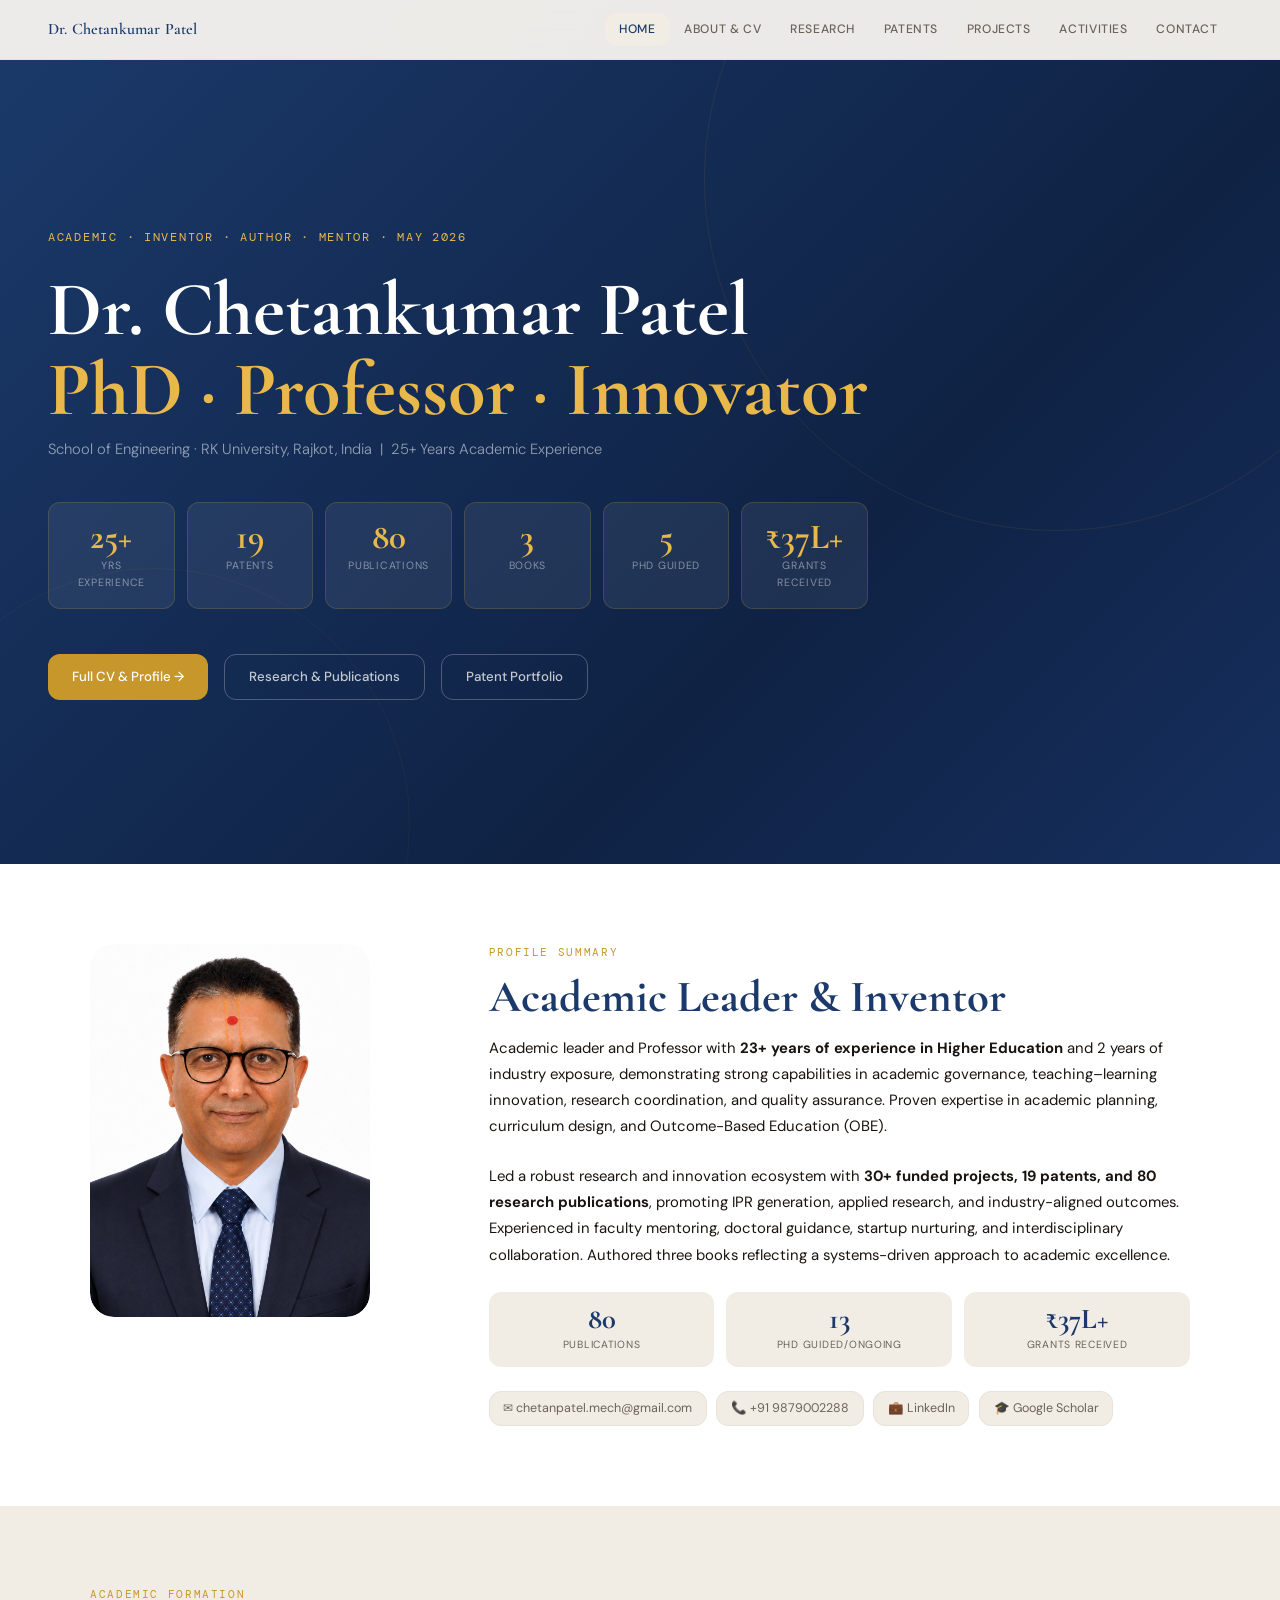
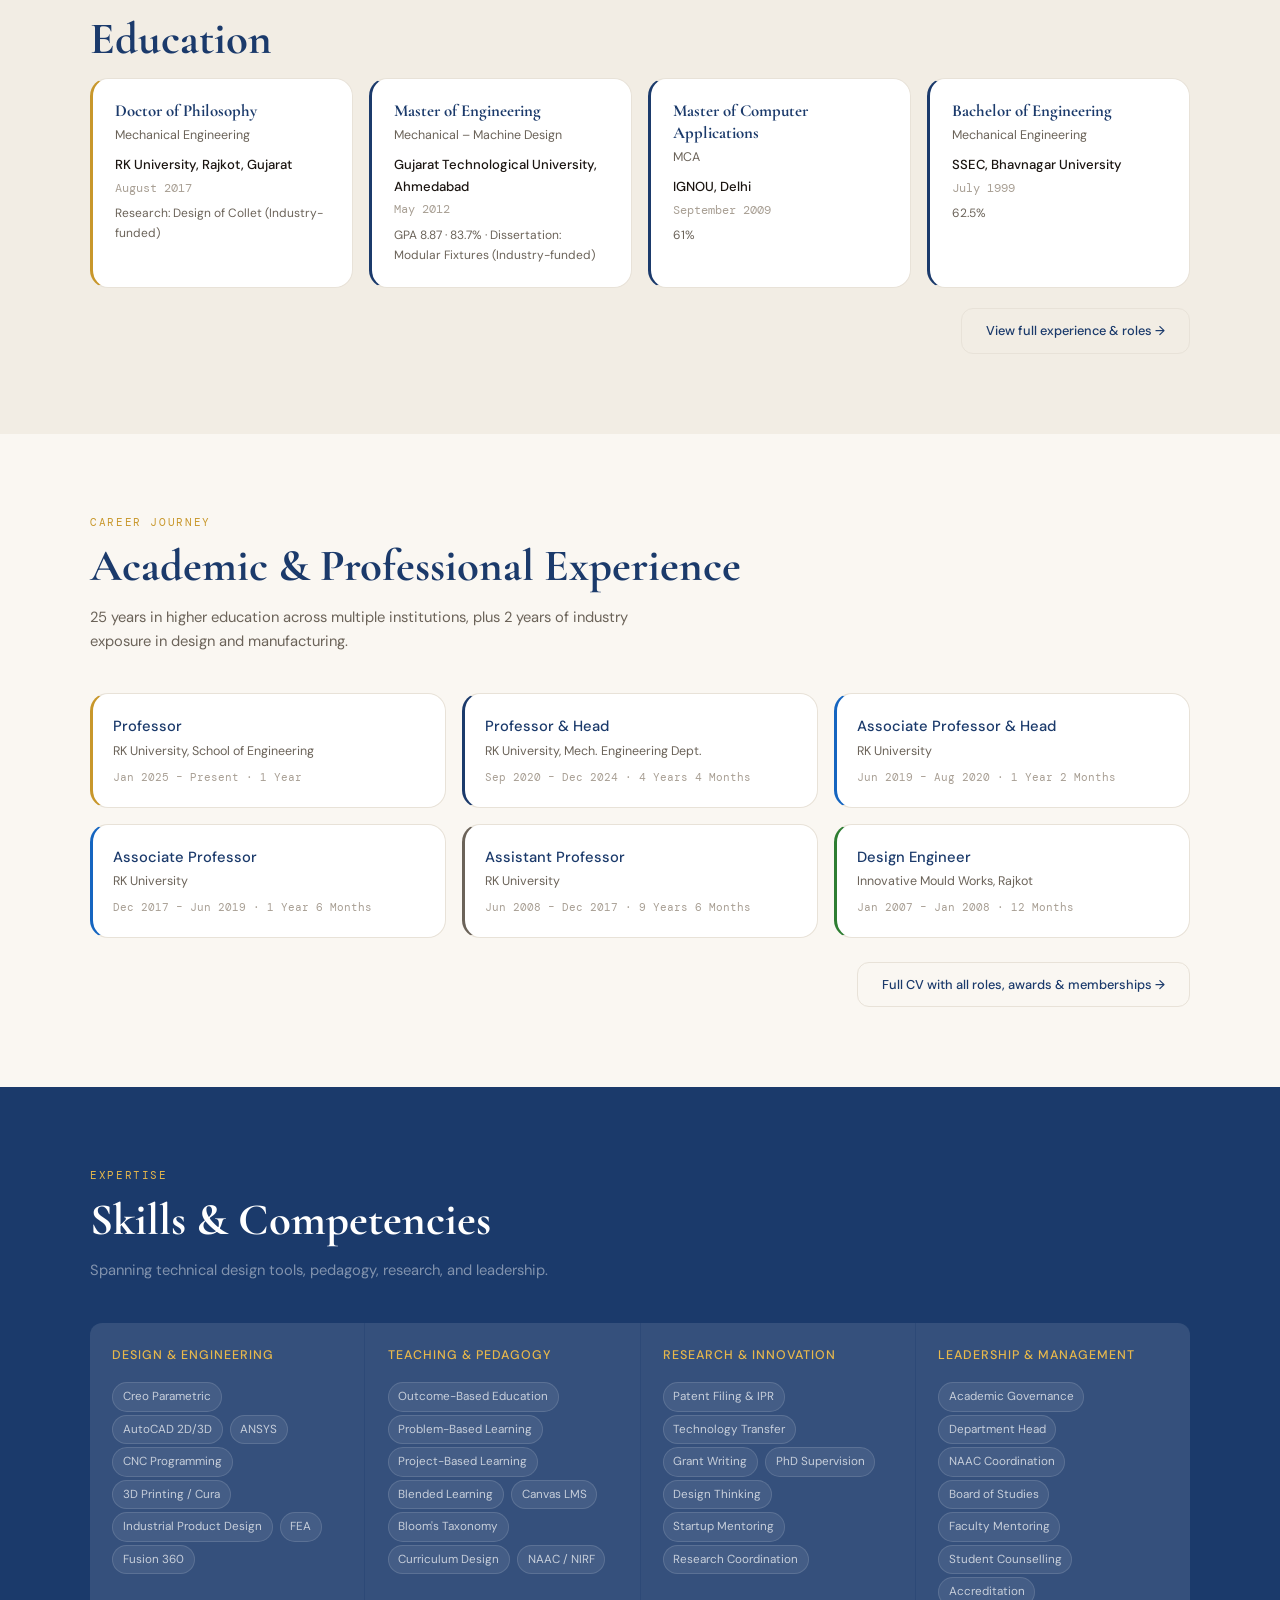
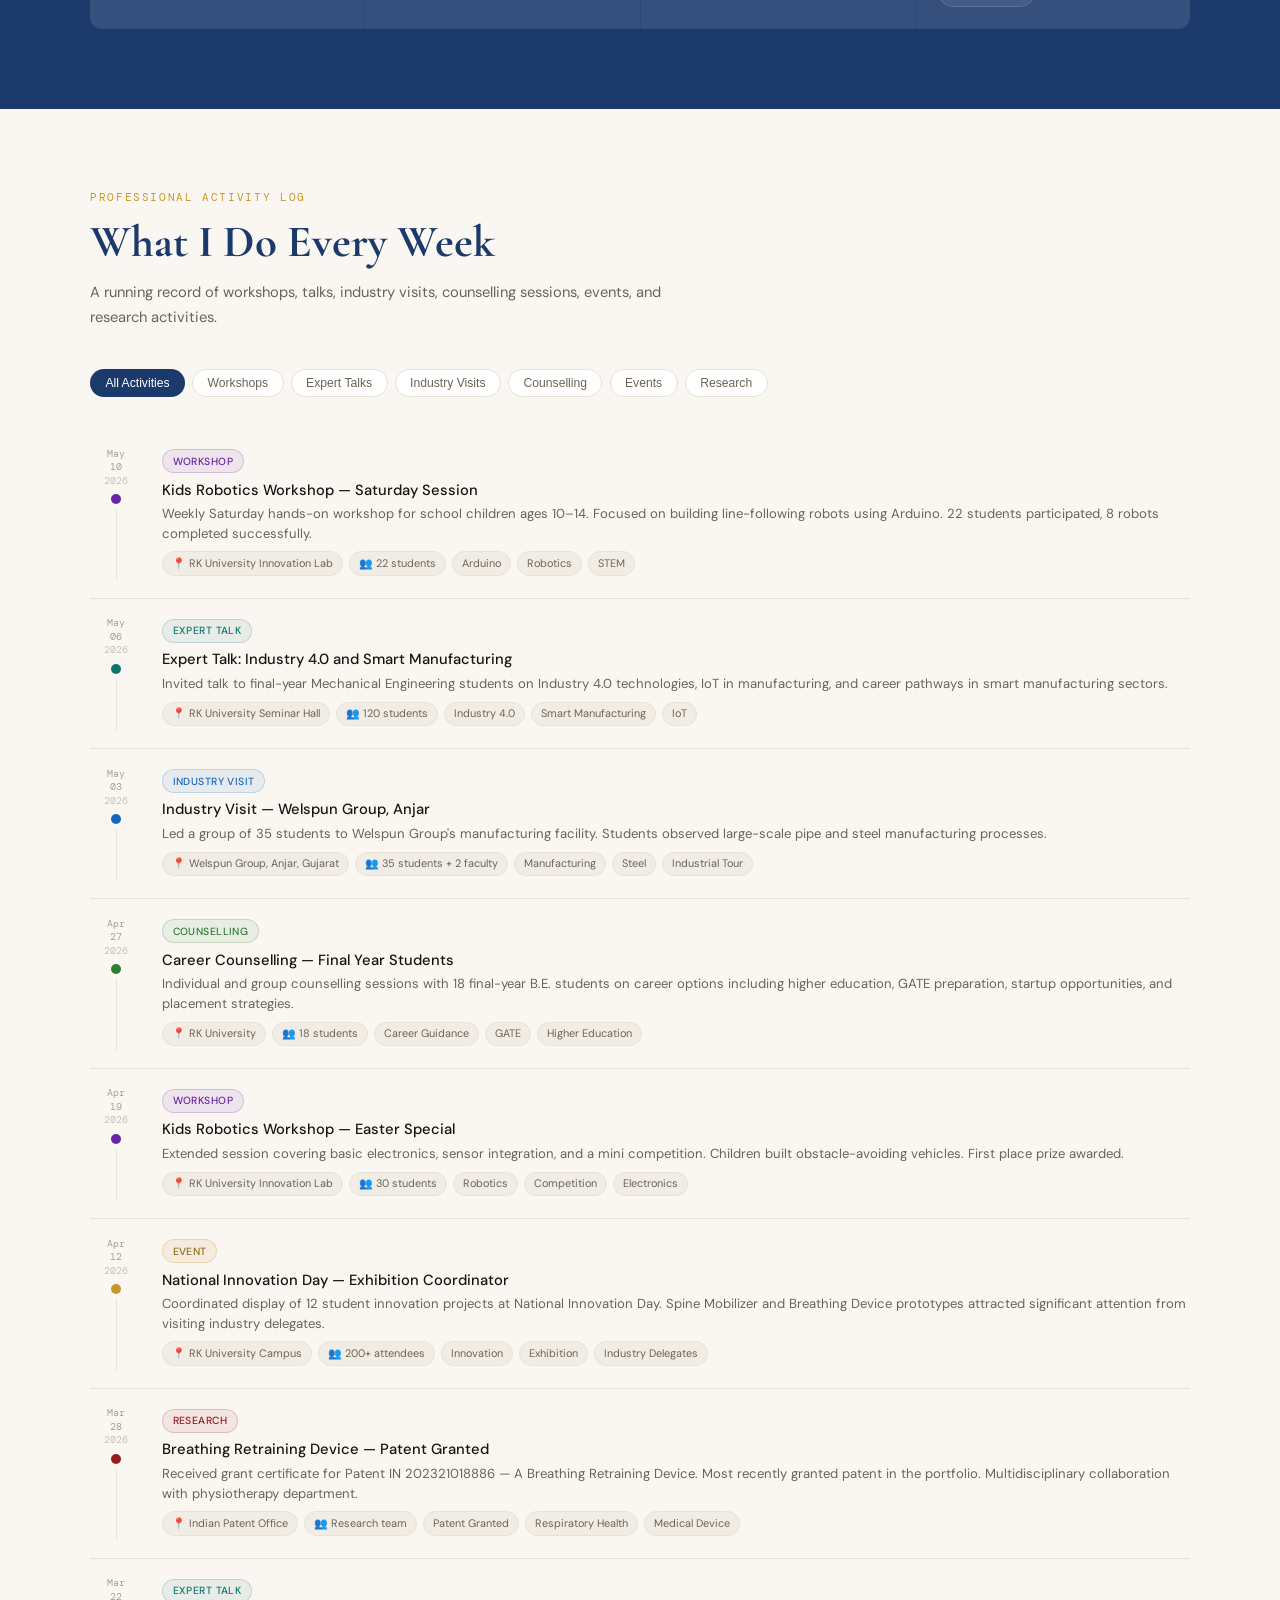
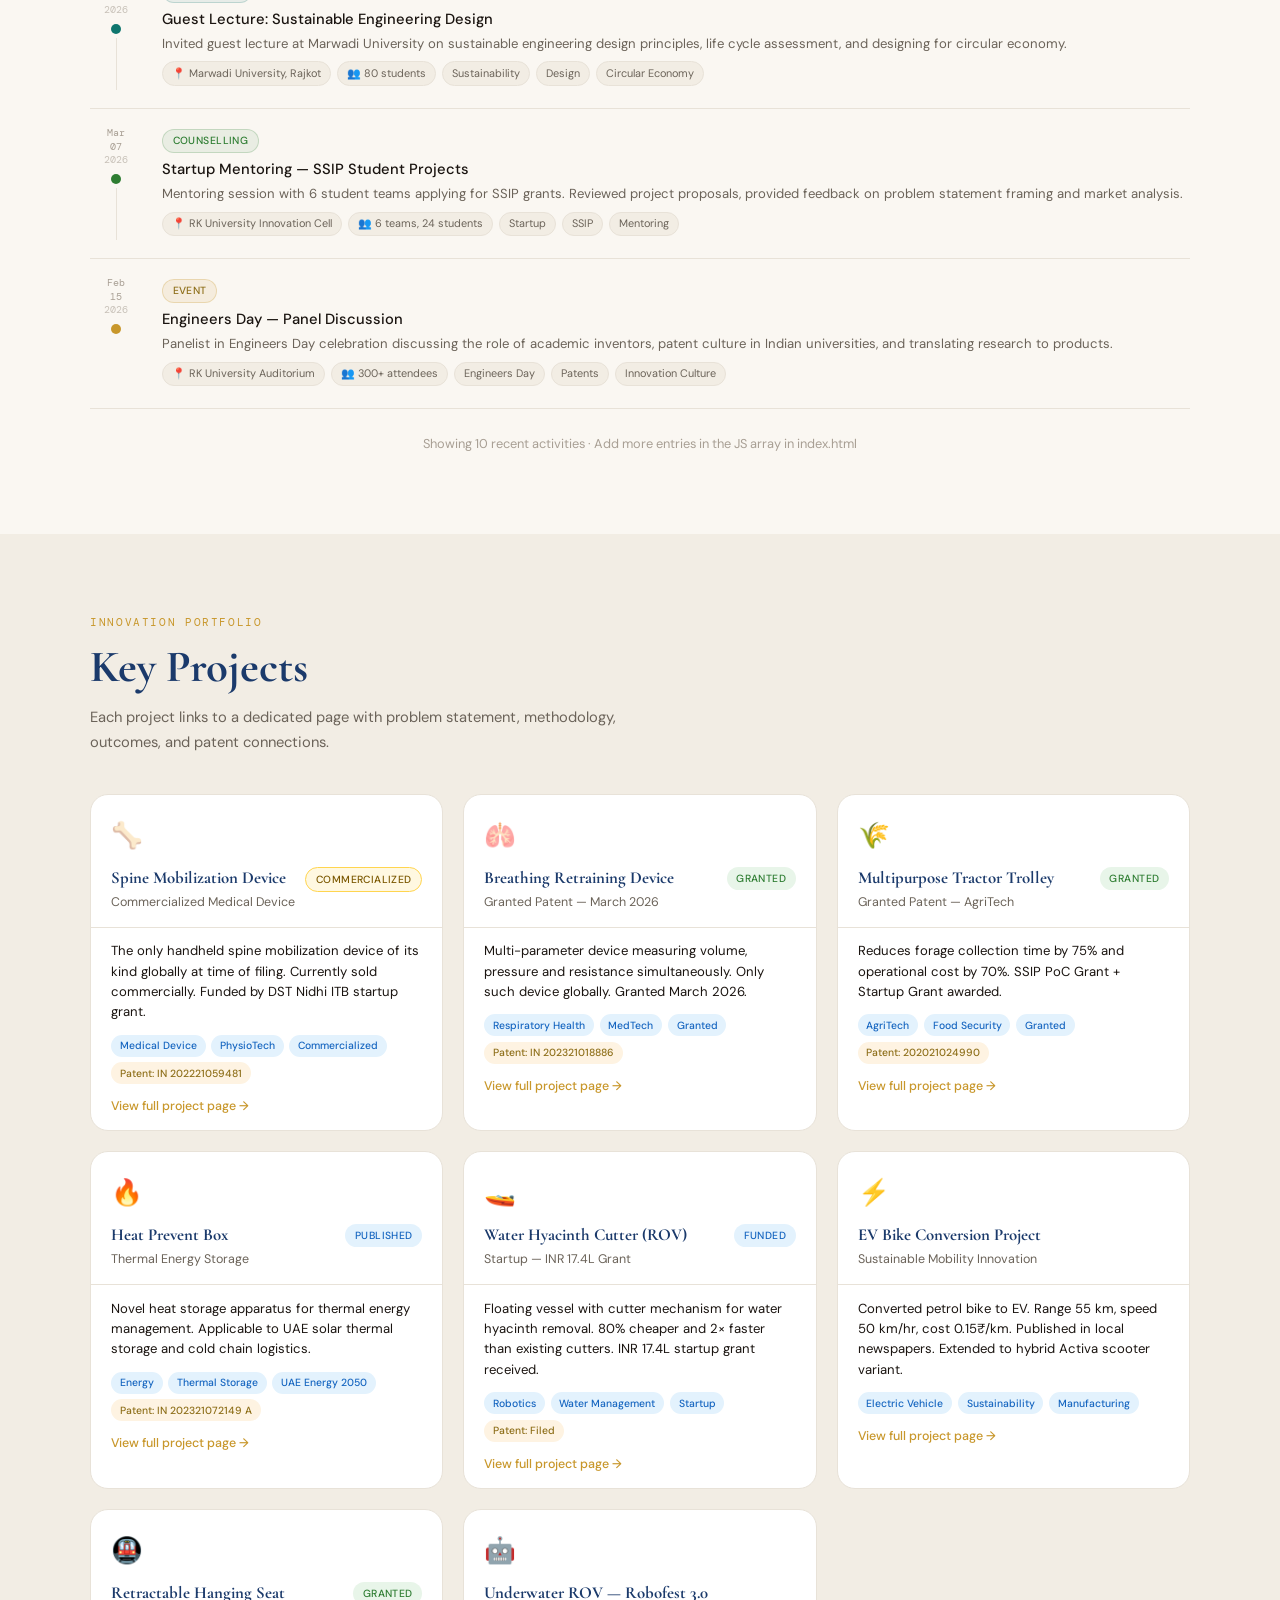
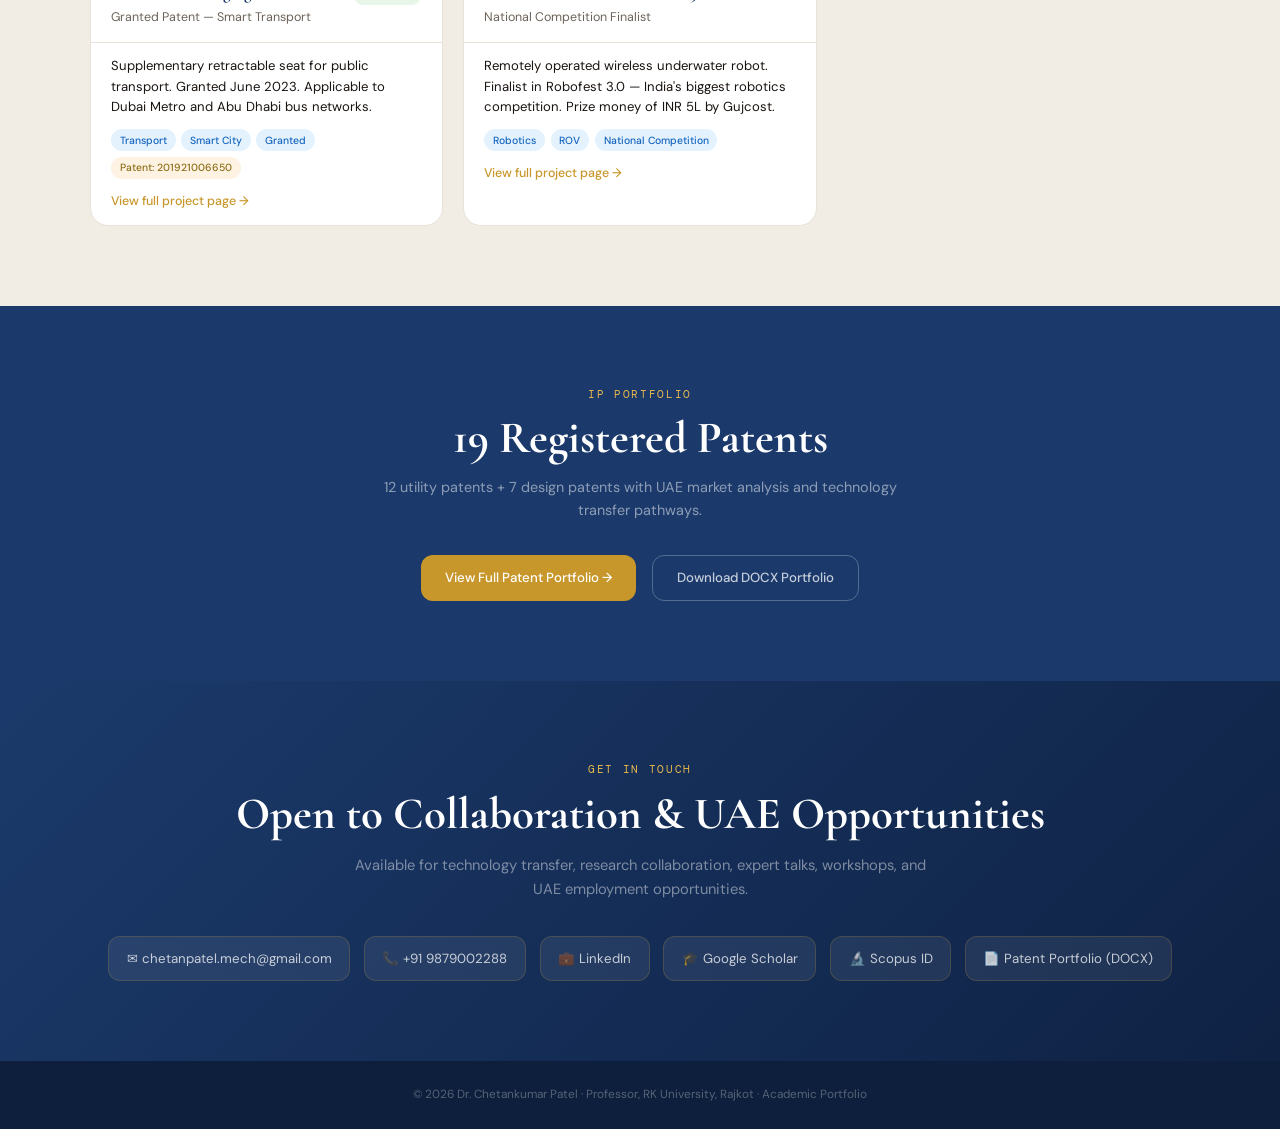
<file: index.html>
<!DOCTYPE html>
<html lang="en">
<head>
<meta charset="UTF-8">
<meta name="viewport" content="width=device-width, initial-scale=1.0">
<title>Dr. Chetankumar Patel — Academic Portfolio</title>
<link rel="preconnect" href="https://fonts.googleapis.com">
<link rel="preconnect" href="https://fonts.gstatic.com" crossorigin>
<link href="https://fonts.googleapis.com/css2?family=Cormorant+Garamond:ital,wght@0,300;0,400;0,600;0,700;1,400&family=DM+Sans:opsz,wght@9..40,300;9..40,400;9..40,500&family=DM+Mono:wght@400;500&display=swap" rel="stylesheet">
<link rel="stylesheet" href="style.css">
<style>
/* ── PAGE-SPECIFIC ── */
.hero{position:relative;min-height:96vh;display:flex;align-items:center;padding:8rem 3rem 4rem;background:linear-gradient(135deg,var(--navy) 0%,#0F2244 65%,#162f5e 100%);overflow:hidden}
.hero::before{content:'';position:absolute;top:-20%;right:-10%;width:55vw;height:55vw;border:1px solid rgba(200,151,43,.1);border-radius:50%}
.hero::after{content:'';position:absolute;bottom:-25%;left:-8%;width:40vw;height:40vw;border:1px solid rgba(200,151,43,.06);border-radius:50%}
.hero-inner{position:relative;z-index:2;max-width:860px}
.eyebrow{font-family:'DM Mono',monospace;font-size:.72rem;color:var(--gold2);letter-spacing:.15em;text-transform:uppercase;margin-bottom:1.4rem;opacity:0;animation:fadeUp .6s .1s forwards}
.hero h1{font-family:'Cormorant Garamond',serif;font-size:clamp(3rem,6vw,5rem);font-weight:700;line-height:1.05;color:var(--white);margin-bottom:.4rem;opacity:0;animation:fadeUp .7s .2s forwards}
.hero h1 em{color:var(--gold2);font-style:normal}
.hero-title{font-size:.92rem;font-weight:300;color:rgba(255,255,255,.55);margin-bottom:2.5rem;opacity:0;animation:fadeUp .7s .3s forwards}
.hero-stats{display:flex;flex-wrap:wrap;gap:.75rem;margin-bottom:2.8rem;opacity:0;animation:fadeUp .7s .4s forwards}
.hero-cta{display:flex;gap:1rem;flex-wrap:wrap;opacity:0;animation:fadeUp .7s .5s forwards}

/* PROFILE SUMMARY */
#summary{background:var(--white)}
.summary-grid{display:grid;grid-template-columns:1fr 2fr;gap:3rem;align-items:start}
.summary-portrait{border-radius:calc(var(--r)*2);aspect-ratio:3/4;overflow:hidden;max-width:280px}
.summary-content{}
.summary-text{font-size:.93rem;color:var(--ink);line-height:1.75;margin-bottom:1.5rem}
.quick-stats{display:grid;grid-template-columns:repeat(3,1fr);gap:.75rem;margin-bottom:1.5rem}
.q-stat{background:var(--warm);border-radius:var(--r);padding:.85rem 1rem;text-align:center}
.q-n{font-family:'Cormorant Garamond',serif;font-size:1.8rem;font-weight:700;color:var(--navy);line-height:1}
.q-l{font-size:.65rem;color:var(--muted);margin-top:.15rem;letter-spacing:.07em;text-transform:uppercase}
.contact-row{display:flex;flex-wrap:wrap;gap:.6rem}
.contact-chip{display:inline-flex;align-items:center;gap:.4rem;font-size:.78rem;color:var(--muted);text-decoration:none;background:var(--warm);border:1px solid var(--smoke);border-radius:var(--r);padding:.4rem .85rem;transition:all .15s}
.contact-chip:hover{border-color:var(--navy);color:var(--navy)}

/* EDUCATION */
#education{background:var(--warm)}
.edu-grid{display:grid;grid-template-columns:repeat(auto-fit,minmax(230px,1fr));gap:1rem}
.edu-card{background:var(--white);border:1px solid var(--smoke);border-radius:calc(var(--r)*1.5);padding:1.35rem;border-left:3px solid var(--navy)}
.edu-degree{font-family:'Cormorant Garamond',serif;font-size:1.05rem;font-weight:700;color:var(--navy);margin-bottom:.2rem;line-height:1.3}
.edu-field{font-size:.78rem;color:var(--muted);margin-bottom:.5rem}
.edu-inst{font-size:.82rem;color:var(--ink);font-weight:500;margin-bottom:.2rem}
.edu-year{font-family:'DM Mono',monospace;font-size:.72rem;color:var(--light)}
.edu-score{font-size:.75rem;color:var(--muted);margin-top:.4rem}

/* EXPERIENCE SUMMARY ON HOME */
#experience{background:var(--cream)}
.exp-summary-grid{display:grid;grid-template-columns:repeat(auto-fill,minmax(280px,1fr));gap:1rem}
.exp-card{background:var(--white);border:1px solid var(--smoke);border-radius:calc(var(--r)*1.5);padding:1.25rem}
.exp-title{font-size:.92rem;font-weight:500;color:var(--navy);margin-bottom:.15rem}
.exp-org{font-size:.78rem;color:var(--muted);margin-bottom:.4rem}
.exp-dur{font-family:'DM Mono',monospace;font-size:.7rem;color:var(--light)}

/* SKILLS */
#skills{background:var(--navy)}
#skills .sh{color:var(--white)}
#skills .stag{color:var(--gold2)}
#skills .ss{color:rgba(255,255,255,.45)}
.skills-grid{display:grid;grid-template-columns:repeat(auto-fit,minmax(220px,1fr));gap:1px;background:rgba(255,255,255,.08);border-radius:var(--r);overflow:hidden}
.skill-group{background:rgba(255,255,255,.04);padding:1.4rem;transition:background .2s}
.skill-group:hover{background:rgba(255,255,255,.08)}
.sg-title{font-size:.78rem;font-weight:500;color:var(--gold2);letter-spacing:.08em;text-transform:uppercase;margin-bottom:.85rem}
.skill-tag{display:inline-block;font-size:.73rem;padding:.25rem .6rem;border-radius:20px;background:rgba(255,255,255,.08);color:rgba(255,255,255,.7);margin:.2rem .2rem 0 0;border:1px solid rgba(255,255,255,.12);transition:all .15s}
.skill-tag:hover{background:rgba(200,151,43,.2);border-color:rgba(200,151,43,.4);color:var(--gold2)}

/* ACTIVITY FEED */
.cat-row{display:flex;flex-wrap:wrap;gap:.45rem;margin-bottom:2rem}
.cat-pill{display:inline-flex;align-items:center;gap:.4rem;font-size:.76rem;font-weight:500;padding:.38rem .9rem;border-radius:20px;cursor:pointer;transition:all .15s;border:1px solid var(--smoke);background:var(--white);color:var(--muted)}
.cat-pill:hover{border-color:var(--navy);color:var(--navy)}
.cat-pill.active{color:var(--white);border-color:transparent;background:var(--navy)}
.feed{display:flex;flex-direction:column}
.feed-item{display:flex;gap:1.25rem;padding:1.1rem 0;border-bottom:1px solid var(--smoke)}
.feed-item.hidden{display:none}
.feed-left{display:flex;flex-direction:column;align-items:center;gap:.3rem;min-width:52px}
.feed-date{font-family:'DM Mono',monospace;font-size:.65rem;color:var(--light);text-align:center;line-height:1.3}
.feed-dot{width:10px;height:10px;border-radius:50%;flex-shrink:0;margin-top:2px}
.feed-line{flex:1;width:1px;background:var(--smoke)}
.feed-body{flex:1;padding-bottom:.25rem}
.feed-tag{display:inline-flex;align-items:center;font-size:.65rem;font-weight:500;padding:.15rem .6rem;border-radius:20px;margin-bottom:.4rem;text-transform:uppercase;letter-spacing:.04em}
.feed-title{font-size:.92rem;font-weight:500;color:var(--ink);margin-bottom:.25rem;line-height:1.4}
.feed-desc{font-size:.82rem;color:var(--muted);line-height:1.5}
.feed-meta{display:flex;flex-wrap:wrap;gap:.4rem;margin-top:.5rem}
.feed-chip{font-size:.68rem;padding:.15rem .55rem;border-radius:20px;background:var(--warm);color:var(--muted);border:1px solid var(--smoke)}
.c-workshop{background:rgba(107,33,168,.08);color:#6B21A8;border:1px solid rgba(107,33,168,.2)}
.c-talk{background:rgba(15,118,110,.08);color:#0F766E;border:1px solid rgba(15,118,110,.2)}
.c-industry{background:rgba(21,101,192,.08);color:#1565C0;border:1px solid rgba(21,101,192,.2)}
.c-counselling{background:rgba(46,125,50,.08);color:#2E7D32;border:1px solid rgba(46,125,50,.2)}
.c-event{background:rgba(200,151,43,.1);color:#8D6E18;border:1px solid rgba(200,151,43,.25)}
.c-research{background:rgba(153,27,27,.08);color:#991B1B;border:1px solid rgba(153,27,27,.2)}
.c-other{background:var(--warm);color:var(--muted);border:1px solid var(--smoke)}
.dot-workshop{background:#6B21A8}.dot-talk{background:#0F766E}.dot-industry{background:#1565C0}
.dot-counselling{background:#2E7D32}.dot-event{background:#C8972B}.dot-research{background:#991B1B}.dot-other{background:#A89F94}

/* PROJECTS */
#projects{background:var(--warm)}
.proj-grid{display:grid;grid-template-columns:repeat(auto-fill,minmax(300px,1fr));gap:1.25rem}
.proj-card{background:var(--white);border:1px solid var(--smoke);border-radius:calc(var(--r)*1.5);overflow:hidden;transition:transform .2s,box-shadow .2s;text-decoration:none;display:block}
.proj-card:hover{transform:translateY(-3px);box-shadow:0 12px 36px rgba(27,58,107,.1)}
.proj-card-top{padding:1.25rem 1.25rem .9rem;border-bottom:1px solid var(--smoke)}
.proj-icon{font-size:1.6rem;margin-bottom:.6rem}
.proj-title{font-family:'Cormorant Garamond',serif;font-size:1.05rem;font-weight:700;color:var(--navy);margin-bottom:.2rem;line-height:1.3}
.proj-sub{font-size:.78rem;color:var(--muted)}
.proj-card-body{padding:.85rem 1.25rem}
.proj-desc{font-size:.82rem;color:var(--ink);line-height:1.55;margin-bottom:.75rem}
.proj-tags{display:flex;flex-wrap:wrap;gap:.35rem}
.proj-tag{font-size:.65rem;font-weight:500;padding:.15rem .55rem;border-radius:20px;background:#e3f2fd;color:var(--blue)}
.proj-status{font-size:.65rem;font-weight:500;padding:.18rem .6rem;border-radius:20px;letter-spacing:.04em;text-transform:uppercase}
.ps-granted{background:#e8f5e9;color:var(--green)}
.ps-published{background:#e3f2fd;color:var(--blue)}
.ps-commercialized{background:#fff8e1;color:#7B5800;border:1px solid #ffd54f}
.proj-arrow{font-size:.78rem;color:var(--gold);font-weight:500;margin-top:.75rem;display:flex;align-items:center;gap:.3rem}

/* PATENTS CTA */
#patents-cta{background:var(--navy);text-align:center}
#patents-cta .sh{color:var(--white)}
#patents-cta .stag{color:var(--gold2)}

/* CONTACT */
#contact{background:linear-gradient(135deg,var(--navy) 0%,#0F2244 100%);text-align:center}
#contact .sh{color:var(--white)}
#contact .stag{color:var(--gold2)}
#contact .ss{color:rgba(255,255,255,.45);margin:0 auto 2.2rem}
.chips{display:flex;flex-wrap:wrap;gap:.85rem;justify-content:center}
.chip{display:inline-flex;align-items:center;gap:.5rem;background:rgba(255,255,255,.07);border:1px solid rgba(200,151,43,.22);border-radius:var(--r);padding:.65rem 1.1rem;color:rgba(255,255,255,.75);font-size:.83rem;text-decoration:none;transition:all .2s}
.chip:hover{background:rgba(200,151,43,.15);border-color:var(--gold2);color:var(--white);transform:translateY(-2px)}
</style>
</head>
<body>

<!-- NAV -->
<nav>
  <a href="index.html" class="nav-brand">Dr. Chetankumar Patel</a>
  <ul class="nav-links">
    <li><a href="index.html" class="active">Home</a></li>
    <li><a href="about.html">About & CV</a></li>
    <li><a href="research.html">Research</a></li>
    <li><a href="patent-portfolio.html">Patents</a></li>
    <li><a href="index.html#projects">Projects</a></li>
    <li><a href="index.html#activities">Activities</a></li>
    <li><a href="index.html#contact">Contact</a></li>
  </ul>
</nav>

<!-- HERO -->
<section class="hero" id="home">
  <div class="hero-inner">
    <p class="eyebrow">Academic · Inventor · Author · Mentor · May 2026</p>
    <h1>Dr. Chetankumar Patel<br><em>PhD · Professor · Innovator</em></h1>
    <p class="hero-title">School of Engineering · RK University, Rajkot, India &nbsp;|&nbsp; 25+ Years Academic Experience</p>
    <div class="hero-stats">
      <div class="stat-box dark"><div class="stat-n">25+</div><div class="stat-l">Yrs Experience</div></div>
      <div class="stat-box dark"><div class="stat-n">19</div><div class="stat-l">Patents</div></div>
      <div class="stat-box dark"><div class="stat-n">80</div><div class="stat-l">Publications</div></div>
      <div class="stat-box dark"><div class="stat-n">3</div><div class="stat-l">Books</div></div>
      <div class="stat-box dark"><div class="stat-n">5</div><div class="stat-l">PhD Guided</div></div>
      <div class="stat-box dark"><div class="stat-n">₹37L+</div><div class="stat-l">Grants Received</div></div>
    </div>
    <div class="hero-cta">
      <a href="about.html" class="btn btn-gold">Full CV & Profile →</a>
      <a href="research.html" class="btn btn-ghost">Research & Publications</a>
      <a href="patent-portfolio.html" class="btn btn-ghost">Patent Portfolio</a>
    </div>
  </div>
</section>

<!-- PROFILE SUMMARY -->
<section id="summary">
  <div class="wrap">
    <div class="summary-grid reveal">
      <div>
       <div class="summary-portrait" style="background:none;overflow:hidden;padding:0">
  <img src="profile.jpg" alt="Dr. Chetankumar Patel" 
  style="width:100%;height:100%;object-fit:cover;object-position:center top;border-radius:inherit">
</div>
      </div>
      <div class="summary-content">
        <span class="stag">Profile Summary</span>
        <h2 class="sh">Academic Leader &amp; Inventor</h2>
        <p class="summary-text">Academic leader and Professor with <strong>23+ years of experience in Higher Education</strong> and 2 years of industry exposure, demonstrating strong capabilities in academic governance, teaching–learning innovation, research coordination, and quality assurance. Proven expertise in academic planning, curriculum design, and Outcome-Based Education (OBE).</p>
        <p class="summary-text">Led a robust research and innovation ecosystem with <strong>30+ funded projects, 19 patents, and 80 research publications</strong>, promoting IPR generation, applied research, and industry-aligned outcomes. Experienced in faculty mentoring, doctoral guidance, startup nurturing, and interdisciplinary collaboration. Authored three books reflecting a systems-driven approach to academic excellence.</p>
        <div class="quick-stats">
          <div class="q-stat"><div class="q-n">80</div><div class="q-l">Publications</div></div>
          <div class="q-stat"><div class="q-n">13</div><div class="q-l">PhD Guided/Ongoing</div></div>
          <div class="q-stat"><div class="q-n">₹37L+</div><div class="q-l">Grants Received</div></div>
        </div>
        <div class="contact-row">
          <a href="mailto:chetanpatel.mech@gmail.com" class="contact-chip">✉ chetanpatel.mech@gmail.com</a>
          <a href="tel:+919879002288" class="contact-chip">📞 +91 9879002288</a>
          <a href="https://linkedin.com/in/chetanmpatel/" class="contact-chip" target="_blank">💼 LinkedIn</a>
          <a href="https://scholar.google.com/citations?user=GGLEzugAAAAJ" class="contact-chip" target="_blank">🎓 Google Scholar</a>
        </div>
      </div>
    </div>
  </div>
</section>

<!-- EDUCATION -->
<section id="education">
  <div class="wrap">
    <span class="stag reveal">Academic Formation</span>
    <h2 class="sh reveal">Education</h2>
    <div class="edu-grid reveal">
      <div class="edu-card" style="border-left-color:var(--gold)">
        <div class="edu-degree">Doctor of Philosophy</div>
        <div class="edu-field">Mechanical Engineering</div>
        <div class="edu-inst">RK University, Rajkot, Gujarat</div>
        <div class="edu-year">August 2017</div>
        <div class="edu-score">Research: Design of Collet (Industry-funded)</div>
      </div>
      <div class="edu-card">
        <div class="edu-degree">Master of Engineering</div>
        <div class="edu-field">Mechanical – Machine Design</div>
        <div class="edu-inst">Gujarat Technological University, Ahmedabad</div>
        <div class="edu-year">May 2012</div>
        <div class="edu-score">GPA 8.87 · 83.7% · Dissertation: Modular Fixtures (Industry-funded)</div>
      </div>
      <div class="edu-card">
        <div class="edu-degree">Master of Computer Applications</div>
        <div class="edu-field">MCA</div>
        <div class="edu-inst">IGNOU, Delhi</div>
        <div class="edu-year">September 2009</div>
        <div class="edu-score">61%</div>
      </div>
      <div class="edu-card">
        <div class="edu-degree">Bachelor of Engineering</div>
        <div class="edu-field">Mechanical Engineering</div>
        <div class="edu-inst">SSEC, Bhavnagar University</div>
        <div class="edu-year">July 1999</div>
        <div class="edu-score">62.5%</div>
      </div>
    </div>
    <div style="margin-top:1.25rem;text-align:right">
      <a href="about.html#experience" class="btn btn-outline" style="font-size:.8rem">View full experience & roles →</a>
    </div>
  </div>
</section>

<!-- EXPERIENCE SUMMARY -->
<section id="experience">
  <div class="wrap">
    <span class="stag reveal">Career Journey</span>
    <h2 class="sh reveal">Academic &amp; Professional Experience</h2>
    <p class="ss reveal">25 years in higher education across multiple institutions, plus 2 years of industry exposure in design and manufacturing.</p>
    <div class="exp-summary-grid reveal">
      <div class="exp-card" style="border-left:3px solid var(--gold)">
        <div class="exp-title">Professor</div>
        <div class="exp-org">RK University, School of Engineering</div>
        <div class="exp-dur">Jan 2025 – Present · 1 Year</div>
      </div>
      <div class="exp-card" style="border-left:3px solid var(--navy)">
        <div class="exp-title">Professor &amp; Head</div>
        <div class="exp-org">RK University, Mech. Engineering Dept.</div>
        <div class="exp-dur">Sep 2020 – Dec 2024 · 4 Years 4 Months</div>
      </div>
      <div class="exp-card" style="border-left:3px solid var(--blue)">
        <div class="exp-title">Associate Professor &amp; Head</div>
        <div class="exp-org">RK University</div>
        <div class="exp-dur">Jun 2019 – Aug 2020 · 1 Year 2 Months</div>
      </div>
      <div class="exp-card" style="border-left:3px solid var(--blue)">
        <div class="exp-title">Associate Professor</div>
        <div class="exp-org">RK University</div>
        <div class="exp-dur">Dec 2017 – Jun 2019 · 1 Year 6 Months</div>
      </div>
      <div class="exp-card" style="border-left:3px solid var(--muted)">
        <div class="exp-title">Assistant Professor</div>
        <div class="exp-org">RK University</div>
        <div class="exp-dur">Jun 2008 – Dec 2017 · 9 Years 6 Months</div>
      </div>
      <div class="exp-card" style="border-left:3px solid var(--green)">
        <div class="exp-title">Design Engineer</div>
        <div class="exp-org">Innovative Mould Works, Rajkot</div>
        <div class="exp-dur">Jan 2007 – Jan 2008 · 12 Months</div>
      </div>
    </div>
    <div style="margin-top:1.5rem;text-align:right">
      <a href="about.html" class="btn btn-outline" style="font-size:.8rem">Full CV with all roles, awards &amp; memberships →</a>
    </div>
  </div>
</section>

<!-- SKILLS -->
<section id="skills">
  <div class="wrap">
    <span class="stag reveal">Expertise</span>
    <h2 class="sh reveal">Skills &amp; Competencies</h2>
    <p class="ss reveal">Spanning technical design tools, pedagogy, research, and leadership.</p>
    <div class="skills-grid reveal">
      <div class="skill-group">
        <div class="sg-title">Design & Engineering</div>
        <span class="skill-tag">Creo Parametric</span>
        <span class="skill-tag">AutoCAD 2D/3D</span>
        <span class="skill-tag">ANSYS</span>
        <span class="skill-tag">CNC Programming</span>
        <span class="skill-tag">3D Printing / Cura</span>
        <span class="skill-tag">Industrial Product Design</span>
        <span class="skill-tag">FEA</span>
        <span class="skill-tag">Fusion 360</span>
      </div>
      <div class="skill-group">
        <div class="sg-title">Teaching & Pedagogy</div>
        <span class="skill-tag">Outcome-Based Education</span>
        <span class="skill-tag">Problem-Based Learning</span>
        <span class="skill-tag">Project-Based Learning</span>
        <span class="skill-tag">Blended Learning</span>
        <span class="skill-tag">Canvas LMS</span>
        <span class="skill-tag">Bloom's Taxonomy</span>
        <span class="skill-tag">Curriculum Design</span>
        <span class="skill-tag">NAAC / NIRF</span>
      </div>
      <div class="skill-group">
        <div class="sg-title">Research & Innovation</div>
        <span class="skill-tag">Patent Filing & IPR</span>
        <span class="skill-tag">Technology Transfer</span>
        <span class="skill-tag">Grant Writing</span>
        <span class="skill-tag">PhD Supervision</span>
        <span class="skill-tag">Design Thinking</span>
        <span class="skill-tag">Startup Mentoring</span>
        <span class="skill-tag">Research Coordination</span>
      </div>
      <div class="skill-group">
        <div class="sg-title">Leadership & Management</div>
        <span class="skill-tag">Academic Governance</span>
        <span class="skill-tag">Department Head</span>
        <span class="skill-tag">NAAC Coordination</span>
        <span class="skill-tag">Board of Studies</span>
        <span class="skill-tag">Faculty Mentoring</span>
        <span class="skill-tag">Student Counselling</span>
        <span class="skill-tag">Accreditation</span>
      </div>
    </div>
  </div>
</section>

<!-- ACTIVITY LOG -->
<section id="activities" style="background:var(--cream)">
  <div class="wrap">
    <span class="stag reveal">Professional Activity Log</span>
    <h2 class="sh reveal">What I Do Every Week</h2>
    <p class="ss reveal">A running record of workshops, talks, industry visits, counselling sessions, events, and research activities.</p>
    <div class="cat-row reveal">
      <button class="cat-pill active" onclick="filterFeed('all',this)">All Activities</button>
      <button class="cat-pill" onclick="filterFeed('workshop',this)" style="--cc:#6B21A8">Workshops</button>
      <button class="cat-pill" onclick="filterFeed('talk',this)" style="--cc:#0F766E">Expert Talks</button>
      <button class="cat-pill" onclick="filterFeed('industry',this)" style="--cc:#1565C0">Industry Visits</button>
      <button class="cat-pill" onclick="filterFeed('counselling',this)" style="--cc:#2E7D32">Counselling</button>
      <button class="cat-pill" onclick="filterFeed('event',this)" style="--cc:#C8972B">Events</button>
      <button class="cat-pill" onclick="filterFeed('research',this)" style="--cc:#991B1B">Research</button>
    </div>
    <div class="feed reveal" id="activityFeed"></div>
    <p style="font-size:.8rem;color:var(--light);margin-top:1.5rem;text-align:center" id="feedHint"></p>
  </div>
</section>

<!-- PROJECTS -->
<section id="projects">
  <div class="wrap">
    <span class="stag reveal">Innovation Portfolio</span>
    <h2 class="sh reveal">Key Projects</h2>
    <p class="ss reveal">Each project links to a dedicated page with problem statement, methodology, outcomes, and patent connections.</p>
    <div class="proj-grid" id="projectGrid"></div>
  </div>
</section>

<!-- PATENTS CTA -->
<section id="patents-cta">
  <div class="wrap" style="text-align:center">
    <span class="stag" style="color:var(--gold2)">IP Portfolio</span>
    <h2 class="sh" style="color:var(--white);margin-bottom:.75rem">19 Registered Patents</h2>
    <p style="font-size:.9rem;color:rgba(255,255,255,.5);max-width:520px;margin:0 auto 2rem">12 utility patents + 7 design patents with UAE market analysis and technology transfer pathways.</p>
    <div style="display:flex;gap:1rem;justify-content:center;flex-wrap:wrap">
      <a href="patent-portfolio.html" class="btn btn-gold">View Full Patent Portfolio →</a>
      <a href="Patent_Portfolio_UAE_with_Images.docx" class="btn btn-ghost" download>Download DOCX Portfolio</a>
    </div>
  </div>
</section>

<!-- CONTACT -->
<section id="contact">
  <div class="wrap">
    <span class="stag">Get in Touch</span>
    <h2 class="sh">Open to Collaboration &amp; UAE Opportunities</h2>
    <p class="ss">Available for technology transfer, research collaboration, expert talks, workshops, and UAE employment opportunities.</p>
    <div class="chips">
      <a href="mailto:chetanpatel.mech@gmail.com" class="chip">✉ chetanpatel.mech@gmail.com</a>
      <a href="tel:+919879002288" class="chip">📞 +91 9879002288</a>
      <a href="https://linkedin.com/in/chetanmpatel/" class="chip" target="_blank">💼 LinkedIn</a>
      <a href="https://scholar.google.com/citations?user=GGLEzugAAAAJ" class="chip" target="_blank">🎓 Google Scholar</a>
      <a href="https://www.scopus.com/authid/detail.uri?authorId=57213766474" class="chip" target="_blank">🔬 Scopus ID</a>
      <a href="Patent_Portfolio_UAE_with_Images.docx" class="chip" download>📄 Patent Portfolio (DOCX)</a>
    </div>
  </div>
</section>

<footer>© 2026 Dr. Chetankumar Patel · Professor, RK University, Rajkot · Academic Portfolio</footer>

<script>
const activities=[
  {date:'2026-05-10',cat:'workshop',title:'Kids Robotics Workshop — Saturday Session',desc:'Weekly Saturday hands-on workshop for school children ages 10–14. Focused on building line-following robots using Arduino. 22 students participated, 8 robots completed successfully.',location:'RK University Innovation Lab',participants:'22 students',tags:['Arduino','Robotics','STEM']},
  {date:'2026-05-06',cat:'talk',title:'Expert Talk: Industry 4.0 and Smart Manufacturing',desc:'Invited talk to final-year Mechanical Engineering students on Industry 4.0 technologies, IoT in manufacturing, and career pathways in smart manufacturing sectors.',location:'RK University Seminar Hall',participants:'120 students',tags:['Industry 4.0','Smart Manufacturing','IoT']},
  {date:'2026-05-03',cat:'industry',title:'Industry Visit — Welspun Group, Anjar',desc:'Led a group of 35 students to Welspun Group\'s manufacturing facility. Students observed large-scale pipe and steel manufacturing processes.',location:'Welspun Group, Anjar, Gujarat',participants:'35 students + 2 faculty',tags:['Manufacturing','Steel','Industrial Tour']},
  {date:'2026-04-27',cat:'counselling',title:'Career Counselling — Final Year Students',desc:'Individual and group counselling sessions with 18 final-year B.E. students on career options including higher education, GATE preparation, startup opportunities, and placement strategies.',location:'RK University',participants:'18 students',tags:['Career Guidance','GATE','Higher Education']},
  {date:'2026-04-19',cat:'workshop',title:'Kids Robotics Workshop — Easter Special',desc:'Extended session covering basic electronics, sensor integration, and a mini competition. Children built obstacle-avoiding vehicles. First place prize awarded.',location:'RK University Innovation Lab',participants:'30 students',tags:['Robotics','Competition','Electronics']},
  {date:'2026-04-12',cat:'event',title:'National Innovation Day — Exhibition Coordinator',desc:'Coordinated display of 12 student innovation projects at National Innovation Day. Spine Mobilizer and Breathing Device prototypes attracted significant attention from visiting industry delegates.',location:'RK University Campus',participants:'200+ attendees',tags:['Innovation','Exhibition','Industry Delegates']},
  {date:'2026-03-28',cat:'research',title:'Breathing Retraining Device — Patent Granted',desc:'Received grant certificate for Patent IN 202321018886 — A Breathing Retraining Device. Most recently granted patent in the portfolio. Multidisciplinary collaboration with physiotherapy department.',location:'Indian Patent Office',participants:'Research team',tags:['Patent Granted','Respiratory Health','Medical Device']},
  {date:'2026-03-22',cat:'talk',title:'Guest Lecture: Sustainable Engineering Design',desc:'Invited guest lecture at Marwadi University on sustainable engineering design principles, life cycle assessment, and designing for circular economy.',location:'Marwadi University, Rajkot',participants:'80 students',tags:['Sustainability','Design','Circular Economy']},
  {date:'2026-03-07',cat:'counselling',title:'Startup Mentoring — SSIP Student Projects',desc:'Mentoring session with 6 student teams applying for SSIP grants. Reviewed project proposals, provided feedback on problem statement framing and market analysis.',location:'RK University Innovation Cell',participants:'6 teams, 24 students',tags:['Startup','SSIP','Mentoring']},
  {date:'2026-02-15',cat:'event',title:'Engineers Day — Panel Discussion',desc:'Panelist in Engineers Day celebration discussing the role of academic inventors, patent culture in Indian universities, and translating research to products.',location:'RK University Auditorium',participants:'300+ attendees',tags:['Engineers Day','Patents','Innovation Culture']},
];

const projects=[
  {id:'spine-mobilizer',icon:'🦴',title:'Spine Mobilization Device',sub:'Commercialized Medical Device',status:'ps-commercialized',statusLabel:'Commercialized',desc:'The only handheld spine mobilization device of its kind globally at time of filing. Currently sold commercially. Funded by DST Nidhi ITB startup grant.',tags:['Medical Device','PhysioTech','Commercialized'],patent:'IN 202221059481'},
  {id:'breathing-device',icon:'🫁',title:'Breathing Retraining Device',sub:'Granted Patent — March 2026',status:'ps-granted',statusLabel:'Granted',desc:'Multi-parameter device measuring volume, pressure and resistance simultaneously. Only such device globally. Granted March 2026.',tags:['Respiratory Health','MedTech','Granted'],patent:'IN 202321018886'},
  {id:'tractor-trolley',icon:'🌾',title:'Multipurpose Tractor Trolley',sub:'Granted Patent — AgriTech',status:'ps-granted',statusLabel:'Granted',desc:'Reduces forage collection time by 75% and operational cost by 70%. SSIP PoC Grant + Startup Grant awarded.',tags:['AgriTech','Food Security','Granted'],patent:'202021024990'},
  {id:'heat-storage',icon:'🔥',title:'Heat Prevent Box',sub:'Thermal Energy Storage',status:'ps-published',statusLabel:'Published',desc:'Novel heat storage apparatus for thermal energy management. Applicable to UAE solar thermal storage and cold chain logistics.',tags:['Energy','Thermal Storage','UAE Energy 2050'],patent:'IN 202321072149 A'},
  {id:'water-hyacinth',icon:'🚤',title:'Water Hyacinth Cutter (ROV)',sub:'Startup — INR 17.4L Grant',status:'ps-published',statusLabel:'Funded',desc:'Floating vessel with cutter mechanism for water hyacinth removal. 80% cheaper and 2× faster than existing cutters. INR 17.4L startup grant received.',tags:['Robotics','Water Management','Startup'],patent:'Filed'},
  {id:'ev-conversion',icon:'⚡',title:'EV Bike Conversion Project',sub:'Sustainable Mobility Innovation',status:null,statusLabel:null,desc:'Converted petrol bike to EV. Range 55 km, speed 50 km/hr, cost 0.15₹/km. Published in local newspapers. Extended to hybrid Activa scooter variant.',tags:['Electric Vehicle','Sustainability','Manufacturing'],patent:null},
  {id:'retractable-seat',icon:'🚇',title:'Retractable Hanging Seat',sub:'Granted Patent — Smart Transport',status:'ps-granted',statusLabel:'Granted',desc:'Supplementary retractable seat for public transport. Granted June 2023. Applicable to Dubai Metro and Abu Dhabi bus networks.',tags:['Transport','Smart City','Granted'],patent:'201921006650'},
  {id:'robofest',icon:'🤖',title:'Underwater ROV — Robofest 3.0',sub:'National Competition Finalist',status:null,statusLabel:null,desc:'Remotely operated wireless underwater robot. Finalist in Robofest 3.0 — India\'s biggest robotics competition. Prize money of INR 5L by Gujcost.',tags:['Robotics','ROV','National Competition'],patent:null},
];

function catClass(c){return{workshop:'c-workshop',talk:'c-talk',industry:'c-industry',counselling:'c-counselling',event:'c-event',research:'c-research'}[c]||'c-other'}
function catLabel(c){return{workshop:'Workshop',talk:'Expert Talk',industry:'Industry Visit',counselling:'Counselling',event:'Event',research:'Research'}[c]||'Other'}
function dotClass(c){return'dot-'+(c||'other')}
function fmtDate(d){const[y,m,da]=d.split('-');const mo=['Jan','Feb','Mar','Apr','May','Jun','Jul','Aug','Sep','Oct','Nov','Dec'];return mo[+m-1]+'<br>'+da+'<br><span style="opacity:.6">'+y+'</span>'}

function renderFeed(){
  document.getElementById('activityFeed').innerHTML=activities.map((a,i)=>`
    <div class="feed-item" data-cat="${a.cat}">
      <div class="feed-left">
        <div class="feed-date">${fmtDate(a.date)}</div>
        <div class="feed-dot ${dotClass(a.cat)}"></div>
        ${i<activities.length-1?'<div class="feed-line"></div>':''}
      </div>
      <div class="feed-body">
        <span class="feed-tag ${catClass(a.cat)}">${catLabel(a.cat)}</span>
        <div class="feed-title">${a.title}</div>
        <div class="feed-desc">${a.desc}</div>
        <div class="feed-meta">
          ${a.location?`<span class="feed-chip">📍 ${a.location}</span>`:''}
          ${a.participants?`<span class="feed-chip">👥 ${a.participants}</span>`:''}
          ${(a.tags||[]).map(t=>`<span class="feed-chip">${t}</span>`).join('')}
        </div>
      </div>
    </div>`).join('');
  document.getElementById('feedHint').textContent=`Showing ${activities.length} recent activities · Add more entries in the JS array in index.html`;
}

function filterFeed(cat,btn){
  document.querySelectorAll('.cat-pill').forEach(b=>b.classList.remove('active'));
  btn.classList.add('active');
  document.querySelectorAll('.feed-item').forEach(el=>el.classList.toggle('hidden',cat!=='all'&&el.dataset.cat!==cat));
}

function renderProjects(){
  document.getElementById('projectGrid').innerHTML=projects.map(p=>`
    <a class="proj-card">
      <div class="proj-card-top">
        <div class="proj-icon">${p.icon}</div>
        <div style="display:flex;align-items:flex-start;justify-content:space-between;gap:.5rem">
          <div><div class="proj-title">${p.title}</div><div class="proj-sub">${p.sub}</div></div>
          ${p.statusLabel?`<span class="proj-status ${p.status||'ps-published'}">${p.statusLabel}</span>`:''}
        </div>
      </div>
      <div class="proj-card-body">
        <div class="proj-desc">${p.desc}</div>
        <div class="proj-tags">
          ${(p.tags||[]).map(t=>`<span class="proj-tag">${t}</span>`).join('')}
          ${p.patent?`<span class="proj-tag" style="background:#fef3e2;color:var(--amber)">Patent: ${p.patent}</span>`:''}
        </div>
        <div class="proj-arrow">View full project page →</div>
      </div>
    </div>`).join('');
}

const obs=new IntersectionObserver(entries=>{
  entries.forEach((e,i)=>{if(e.isIntersecting){setTimeout(()=>e.target.classList.add('visible'),i*80);obs.unobserve(e.target)}});
},{threshold:0.08});
document.querySelectorAll('.reveal').forEach(el=>obs.observe(el));

renderFeed();
renderProjects();
</script>
</body>
</html>
</file>
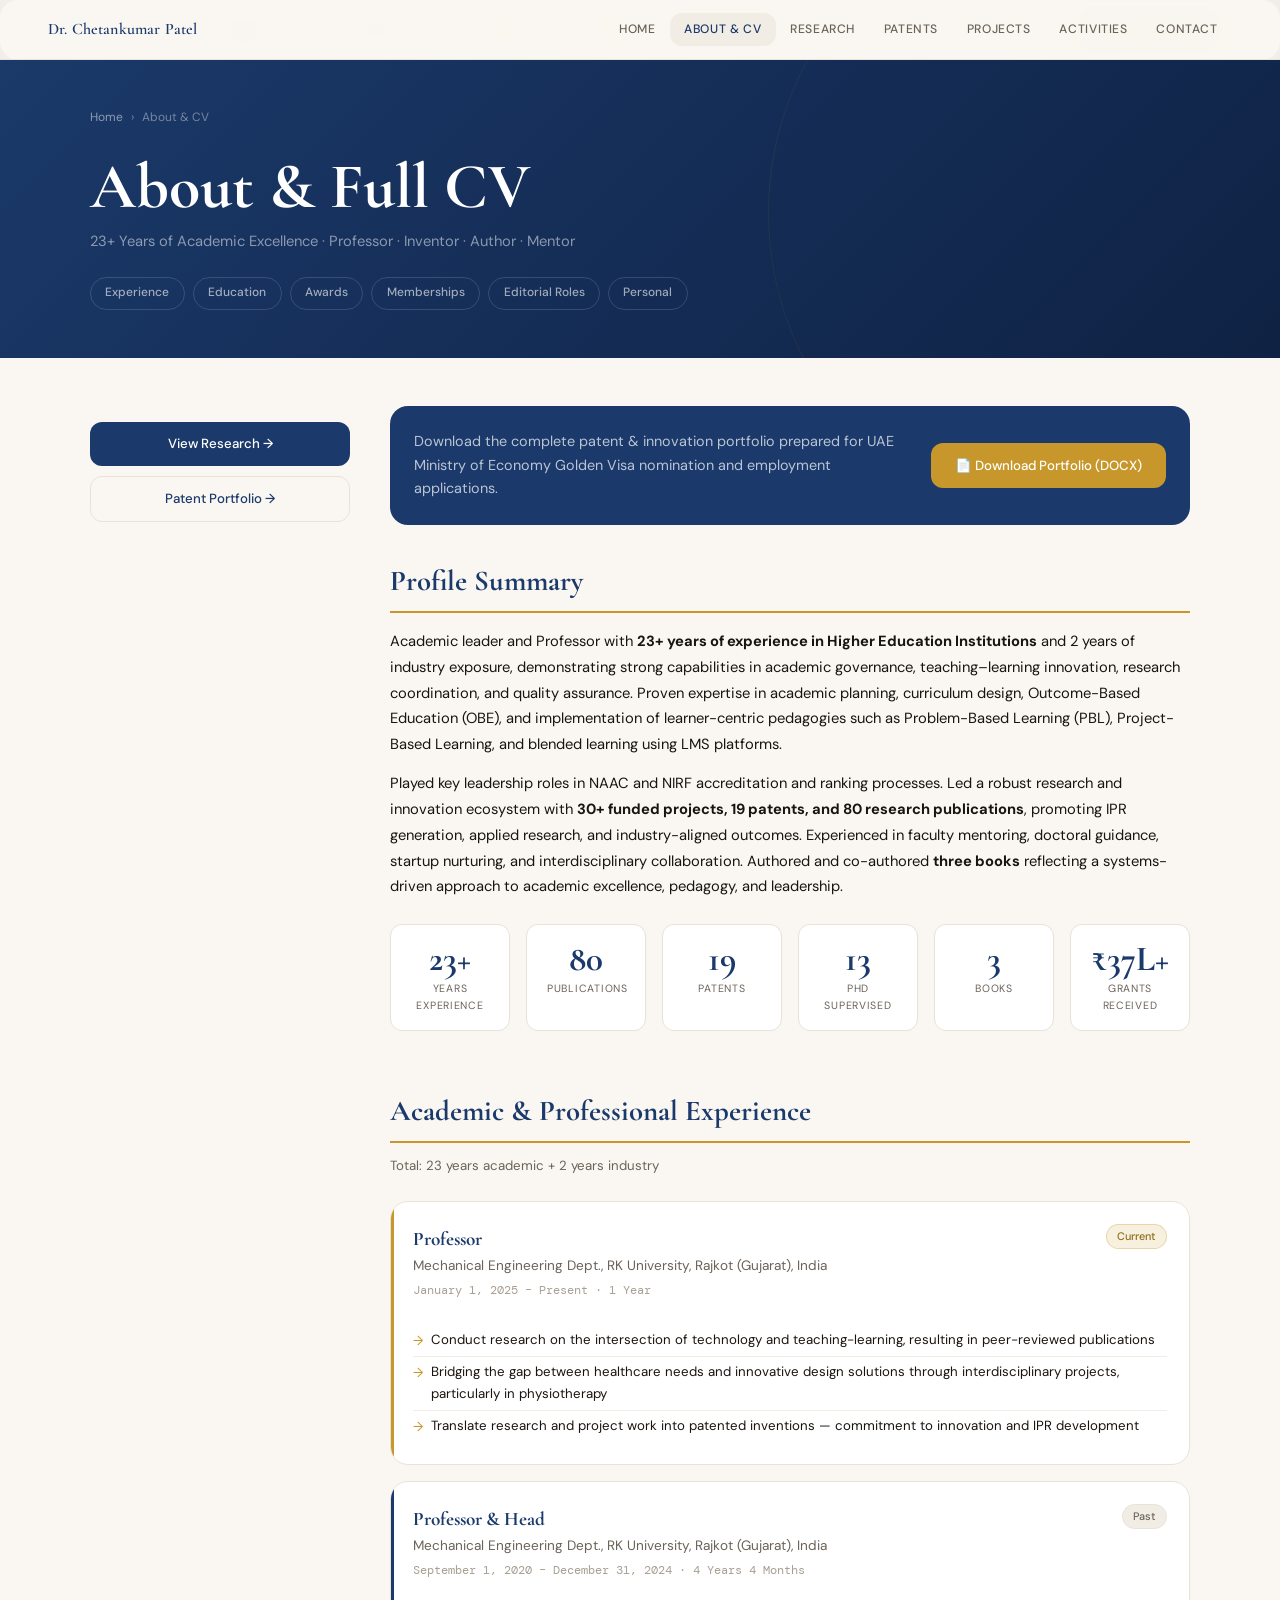
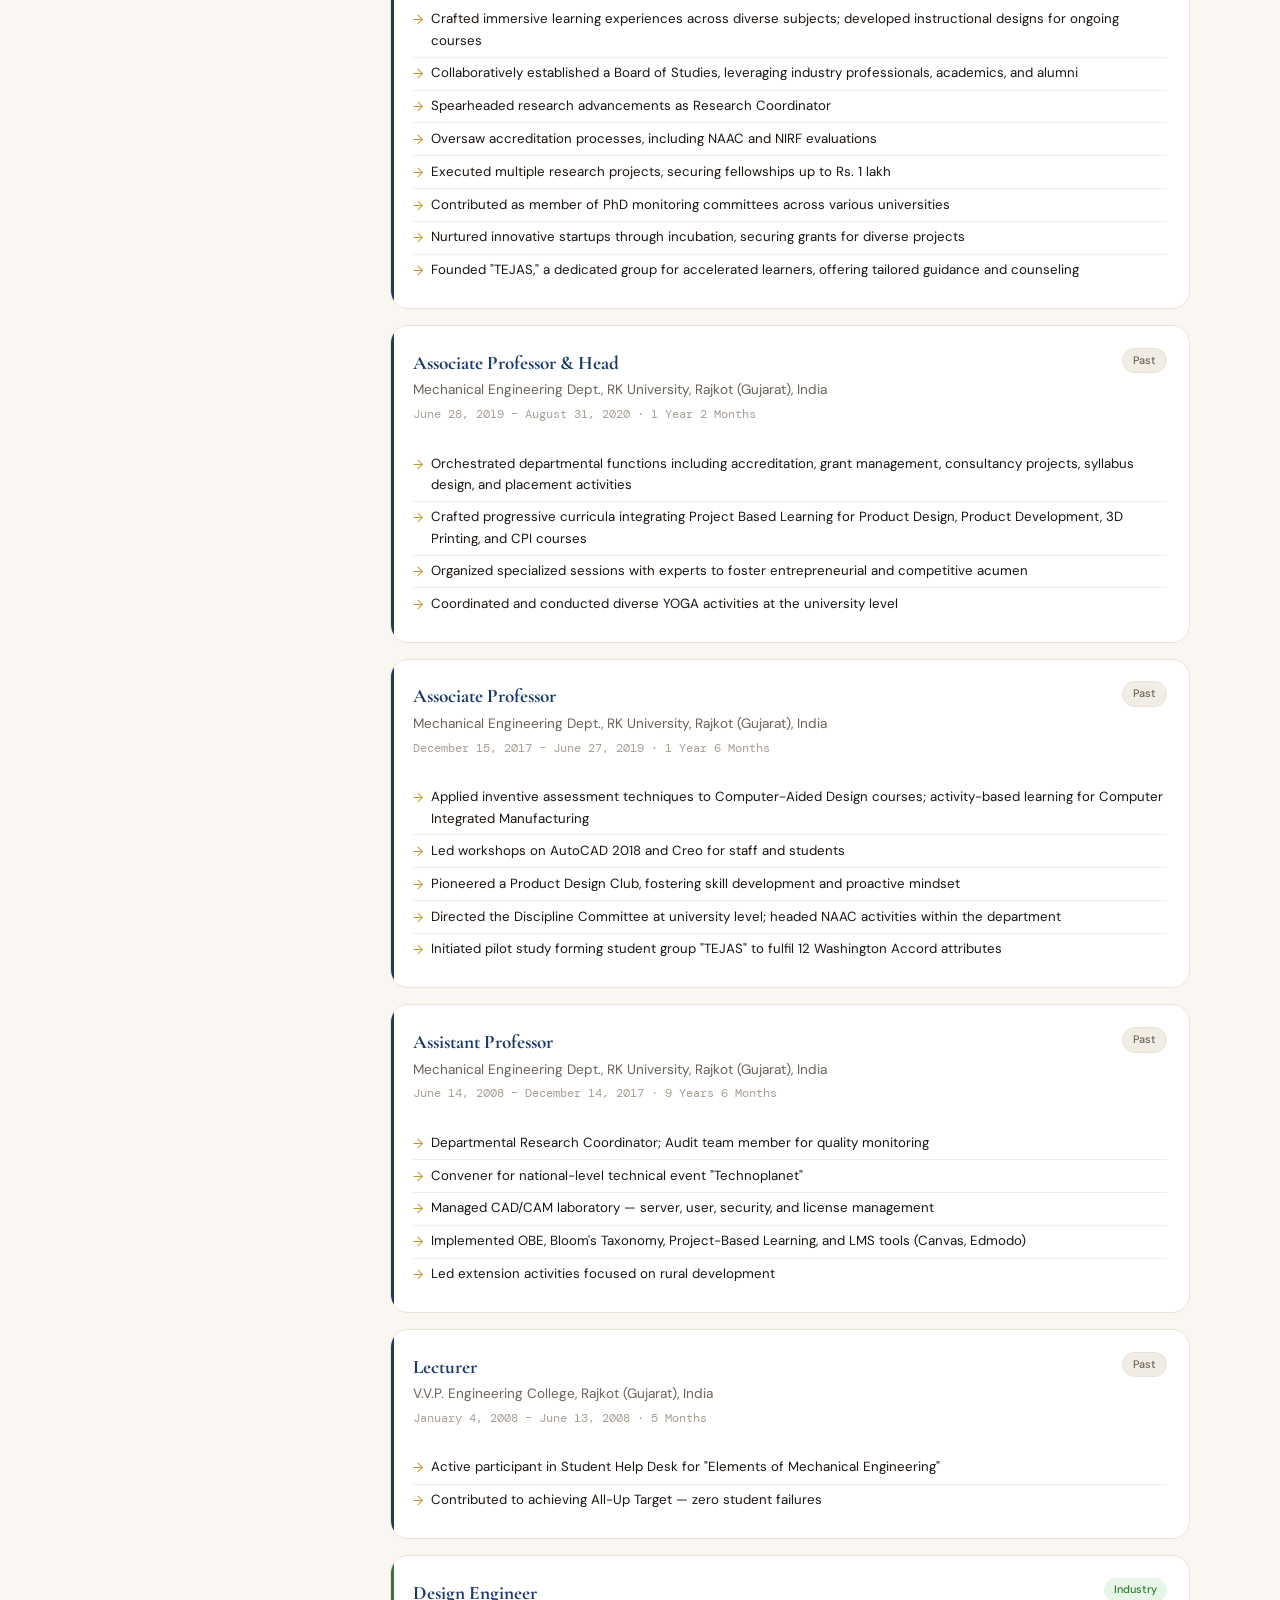
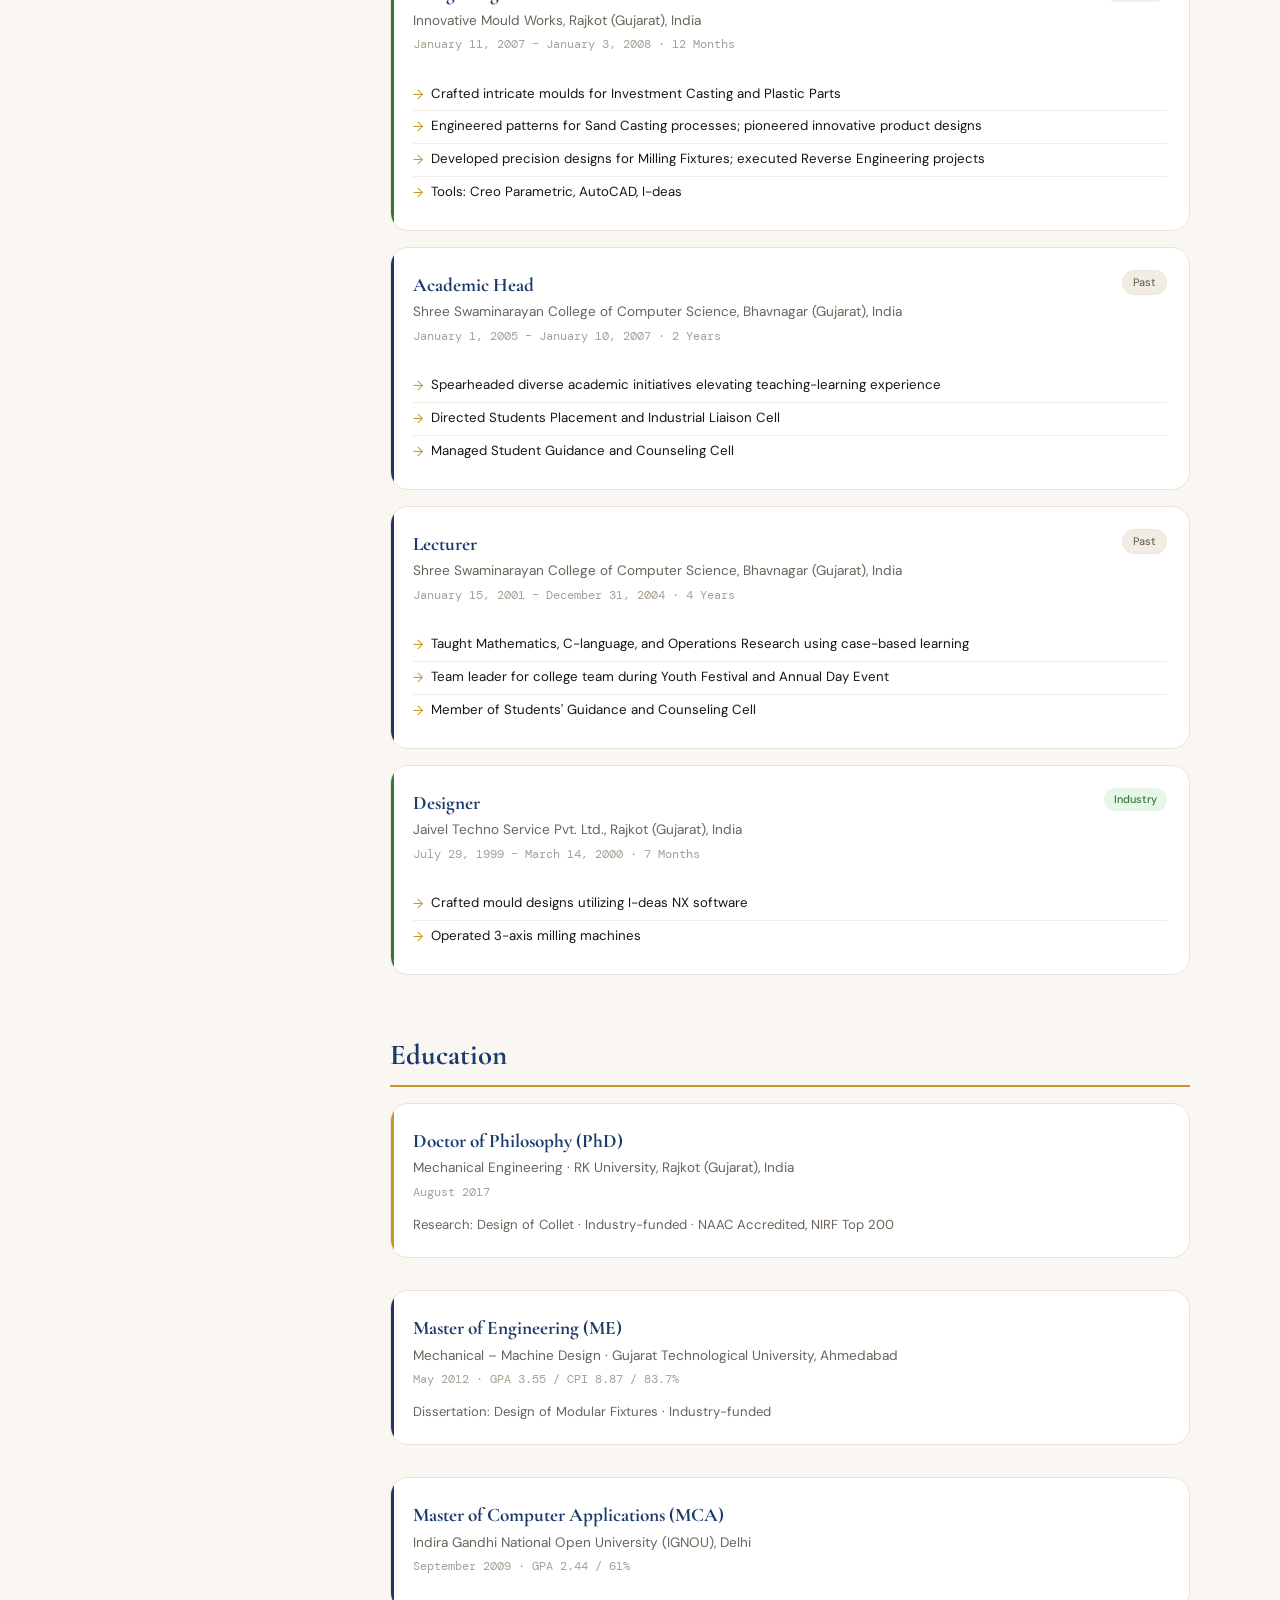
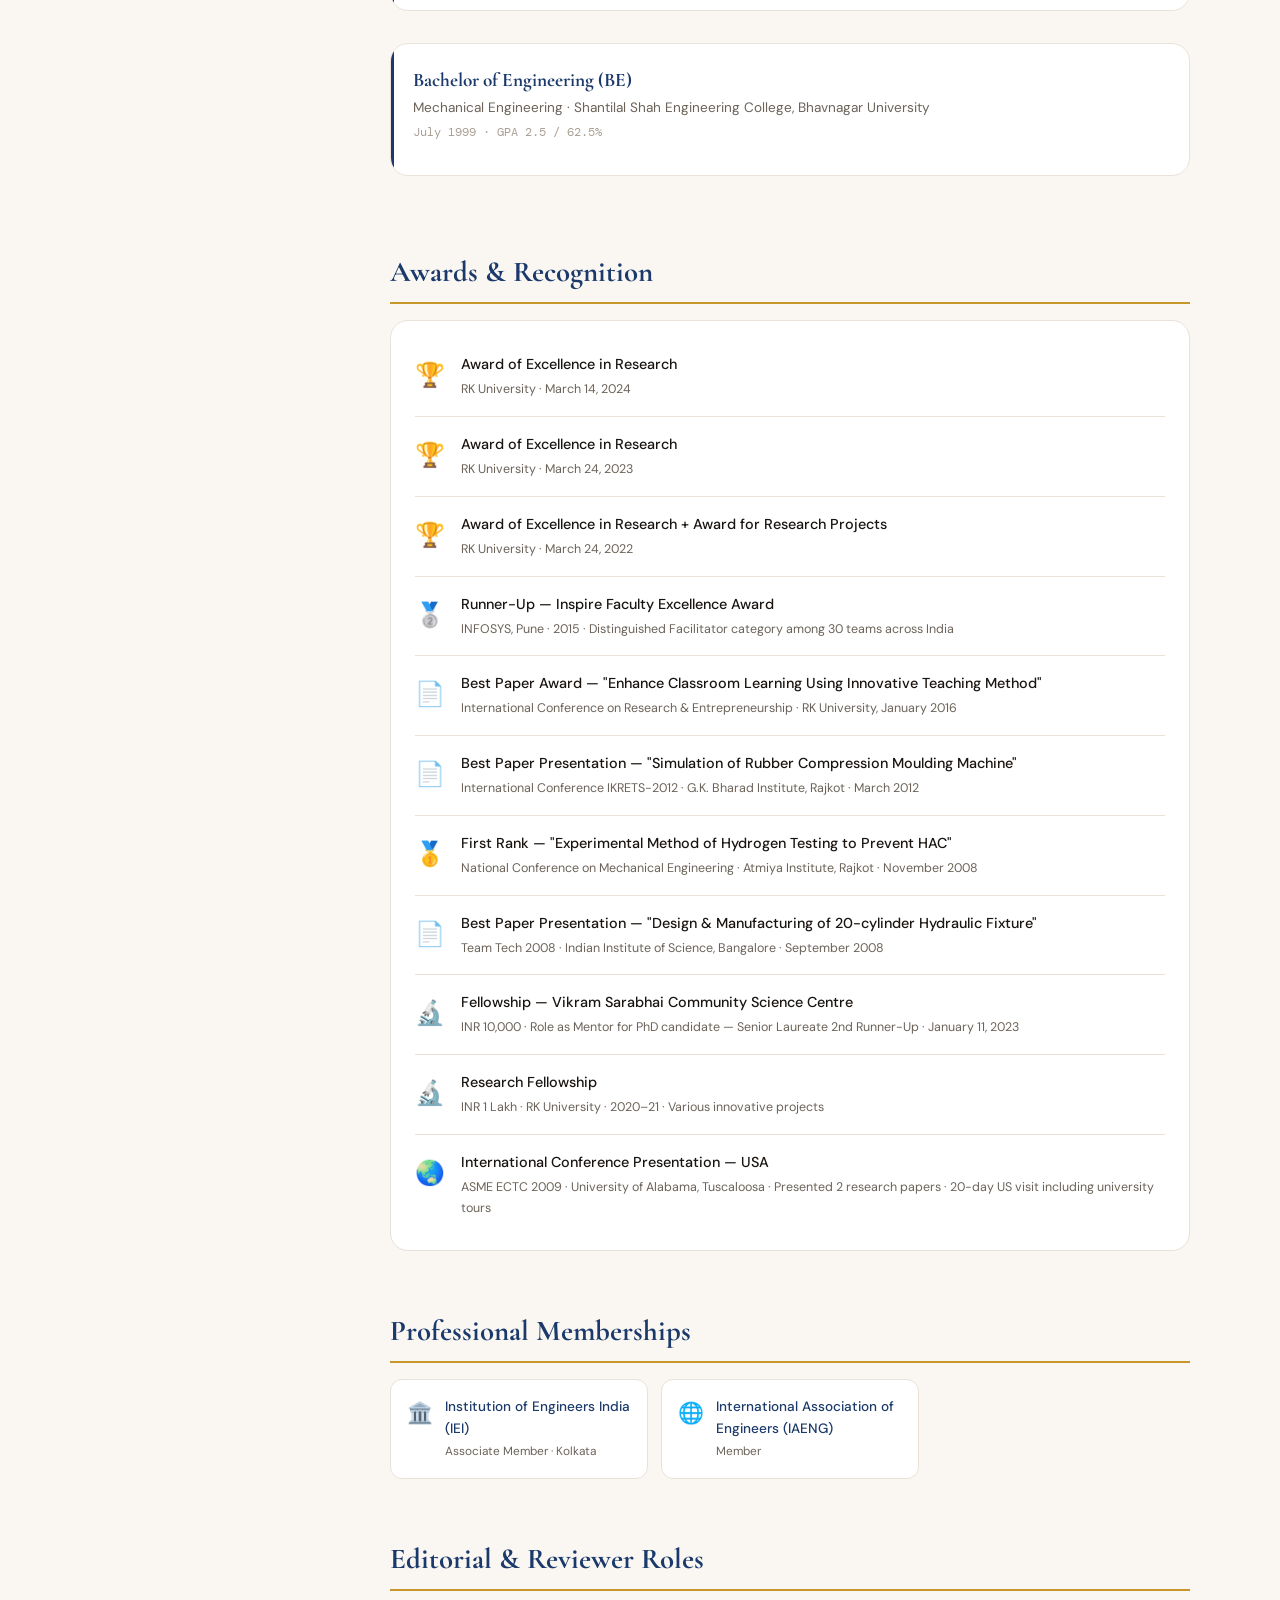
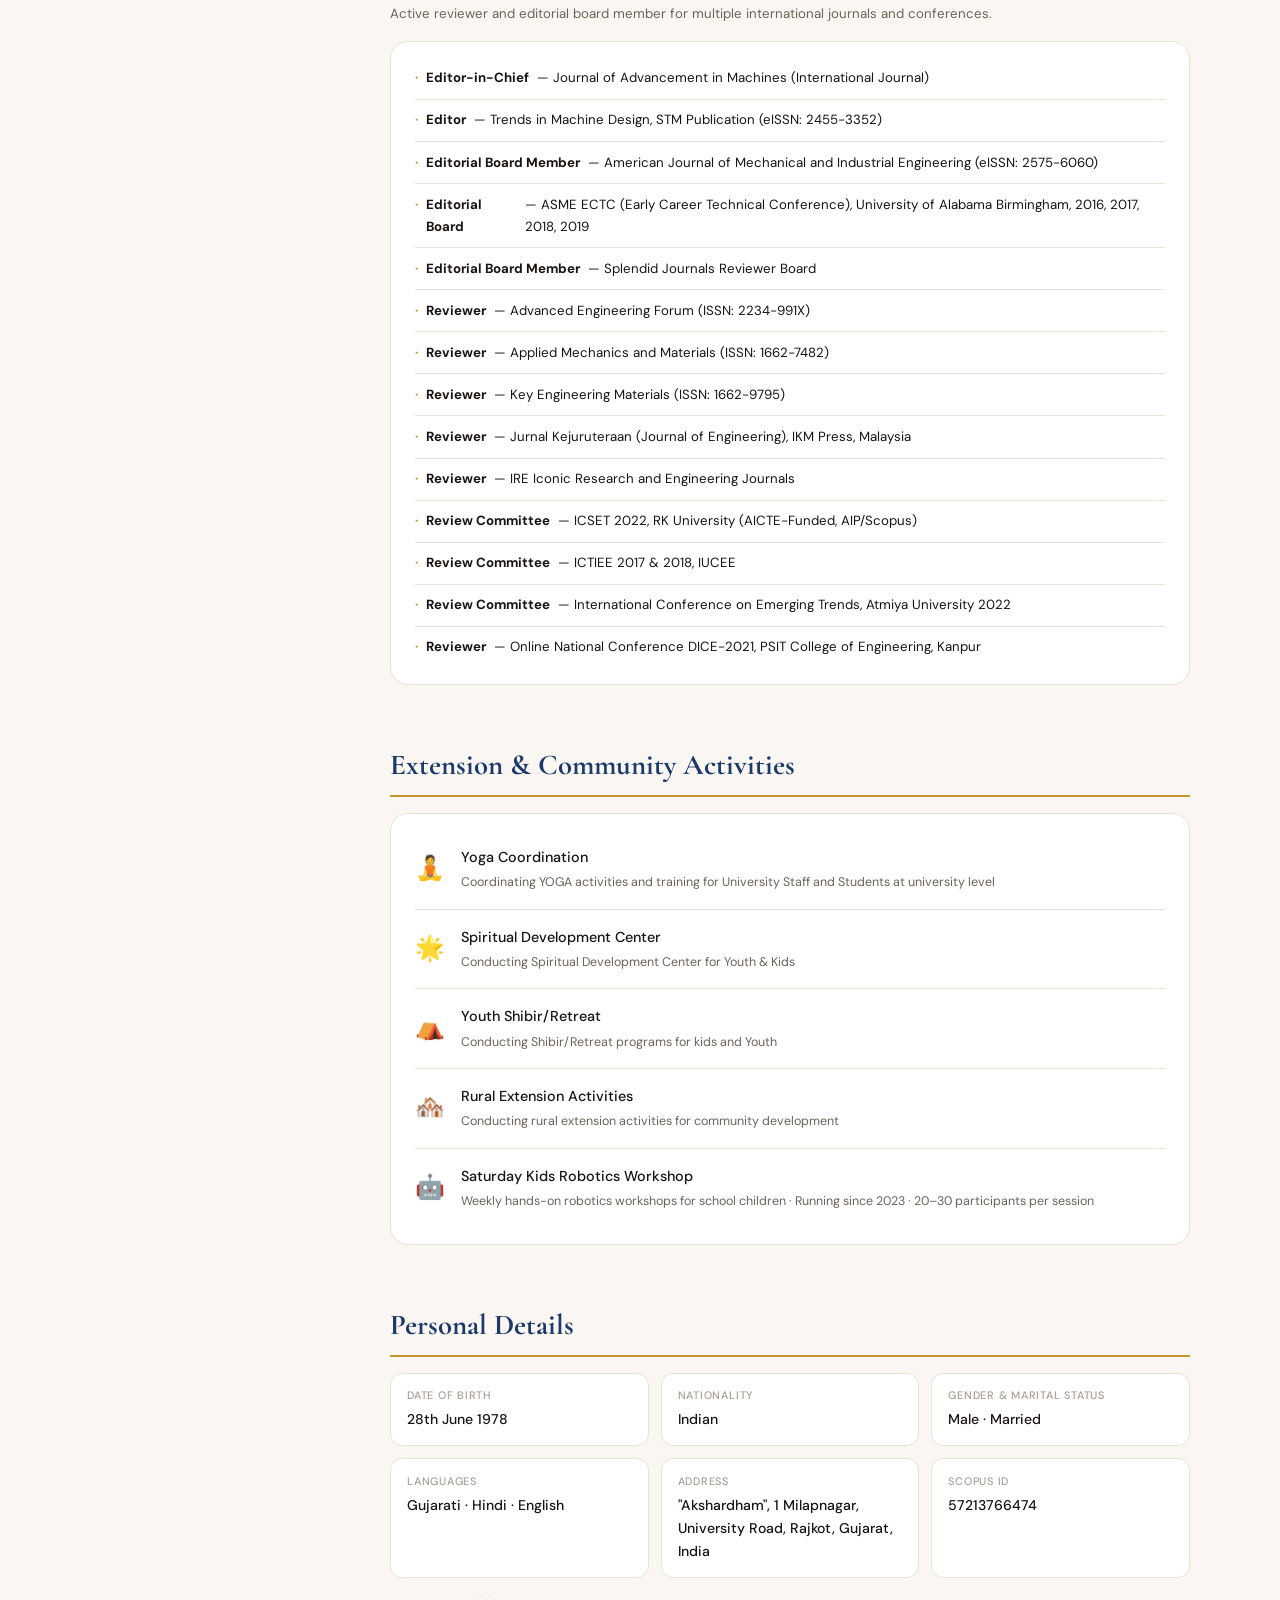
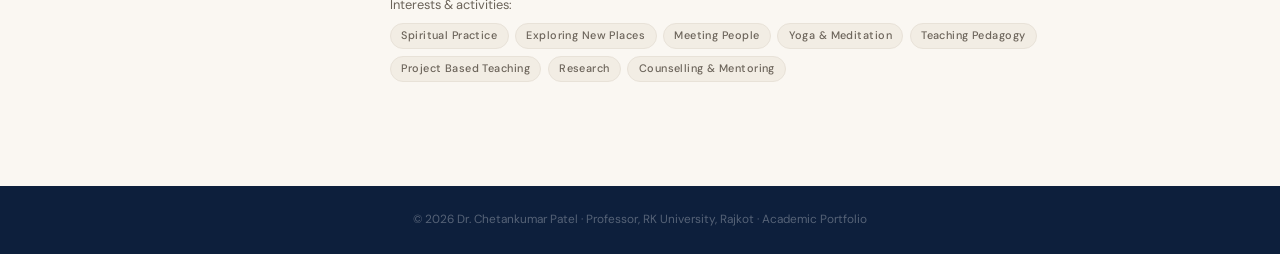
<file: about.html>
<!DOCTYPE html>
<html lang="en">
<head>
<meta charset="UTF-8">
<meta name="viewport" content="width=device-width, initial-scale=1.0">
<title>About & CV — Dr. Chetankumar Patel</title>
<link rel="preconnect" href="https://fonts.googleapis.com">
<link rel="preconnect" href="https://fonts.gstatic.com" crossorigin>
<link href="https://fonts.googleapis.com/css2?family=Cormorant+Garamond:ital,wght@0,300;0,400;0,600;0,700;1,400&family=DM+Sans:opsz,wght@9..40,300;9..40,400;9..40,500&family=DM+Mono:wght@400;500&display=swap" rel="stylesheet">
<link rel="stylesheet" href="style.css">
<style>
.page-hero{padding:calc(var(--nav-h) + 3rem) 3rem 3rem;background:linear-gradient(135deg,var(--navy) 0%,#0F2244 100%);position:relative;overflow:hidden}
.page-hero::before{content:'';position:absolute;top:-30%;right:-10%;width:50vw;height:50vw;border:1px solid rgba(200,151,43,.08);border-radius:50%}
.page-hero-inner{max-width:1100px;margin:0 auto;position:relative;z-index:2}
.page-hero h1{font-family:'Cormorant Garamond',serif;font-size:clamp(2.5rem,5vw,4rem);font-weight:700;color:var(--white);margin-bottom:.4rem;line-height:1.1}
.page-hero p{font-size:.92rem;color:rgba(255,255,255,.5);margin-bottom:1.5rem}
.breadcrumb{display:flex;align-items:center;gap:.5rem;font-size:.75rem;color:rgba(255,255,255,.4);margin-bottom:1.5rem}
.breadcrumb a{color:rgba(255,255,255,.5);text-decoration:none;transition:color .15s}
.breadcrumb a:hover{color:var(--gold2)}
.page-nav{display:flex;flex-wrap:wrap;gap:.5rem}
.pnav-btn{font-size:.75rem;font-weight:500;padding:.35rem .9rem;border-radius:20px;color:rgba(255,255,255,.6);border:1px solid rgba(255,255,255,.15);text-decoration:none;transition:all .15s}
.pnav-btn:hover{color:var(--white);border-color:var(--gold2)}

/* LAYOUT */
.cv-layout{display:grid;grid-template-columns:260px 1fr;gap:2.5rem;max-width:1100px;margin:0 auto}
.cv-sidebar{position:sticky;top:calc(var(--nav-h) + 1.5rem);height:fit-content}
.sidebar-nav{background:var(--white);border:1px solid var(--smoke);border-radius:calc(var(--r)*1.5);overflow:hidden}
.sn-item{display:flex;align-items:center;gap:.6rem;padding:.75rem 1rem;font-size:.82rem;color:var(--muted);text-decoration:none;border-bottom:1px solid var(--smoke);transition:all .15s}
.sn-item:last-child{border-bottom:none}
.sn-item:hover{color:var(--navy);background:var(--warm)}
.sn-item.active{color:var(--navy);background:var(--warm);font-weight:500}
.sn-icon{font-size:.9rem;flex-shrink:0}
.cv-main{}
.cv-section{margin-bottom:3.5rem;scroll-margin-top:calc(var(--nav-h) + 1.5rem)}
.cv-section h2{font-family:'Cormorant Garamond',serif;font-size:1.8rem;font-weight:700;color:var(--navy);margin-bottom:.5rem;padding-bottom:.4rem;border-bottom:2px solid var(--gold)}

/* EXPERIENCE TIMELINE */
.role-card{background:var(--white);border:1px solid var(--smoke);border-radius:calc(var(--r)*1.5);padding:1.35rem;margin-bottom:1rem;position:relative;overflow:hidden}
.role-card::before{content:'';position:absolute;left:0;top:0;bottom:0;width:3px;background:var(--navy)}
.role-card.current::before{background:var(--gold)}
.role-card.industry::before{background:var(--green)}
.role-header{display:flex;align-items:flex-start;justify-content:space-between;gap:1rem;margin-bottom:.75rem;flex-wrap:wrap}
.role-title{font-family:'Cormorant Garamond',serif;font-size:1.2rem;font-weight:700;color:var(--navy)}
.role-badge{font-size:.68rem;font-weight:500;padding:.18rem .65rem;border-radius:20px;white-space:nowrap;flex-shrink:0}
.rb-current{background:rgba(200,151,43,.15);color:var(--amber);border:1px solid rgba(200,151,43,.3)}
.rb-past{background:var(--warm);color:var(--muted);border:1px solid var(--smoke)}
.rb-industry{background:#e8f5e9;color:var(--green)}
.role-org{font-size:.85rem;color:var(--muted);margin-bottom:.2rem}
.role-dur{font-family:'DM Mono',monospace;font-size:.72rem;color:var(--light);margin-bottom:.75rem}
.role-pts{list-style:none}
.role-pts li{font-size:.83rem;color:var(--ink);padding:.28rem 0;border-bottom:1px solid var(--warm);display:flex;gap:.5rem}
.role-pts li::before{content:'→';color:var(--gold);flex-shrink:0;margin-top:1px}
.role-pts li:last-child{border-bottom:none}

/* AWARDS */
.award-item{display:flex;gap:1rem;padding:1rem 0;border-bottom:1px solid var(--smoke);align-items:flex-start}
.award-item:last-child{border-bottom:none}
.award-icon{font-size:1.5rem;flex-shrink:0;margin-top:2px}
.award-title{font-size:.9rem;font-weight:500;color:var(--ink);margin-bottom:.15rem}
.award-sub{font-size:.78rem;color:var(--muted)}

/* MEMBERSHIPS */
.membership-grid{display:grid;grid-template-columns:repeat(auto-fill,minmax(240px,1fr));gap:.85rem}
.mem-card{background:var(--white);border:1px solid var(--smoke);border-radius:var(--r);padding:1rem;display:flex;gap:.75rem;align-items:flex-start}
.mem-icon{font-size:1.3rem;flex-shrink:0}
.mem-name{font-size:.85rem;font-weight:500;color:var(--navy);margin-bottom:.1rem}
.mem-type{font-size:.74rem;color:var(--muted)}

/* EDITORIAL */
.ed-item{padding:.6rem 0;border-bottom:1px solid var(--smoke);font-size:.83rem;color:var(--ink);display:flex;gap:.5rem;align-items:flex-start}
.ed-item::before{content:'·';color:var(--gold);font-weight:700;flex-shrink:0}
.ed-item:last-child{border-bottom:none}

/* PERSONAL */
.personal-grid{display:grid;grid-template-columns:repeat(auto-fill,minmax(200px,1fr));gap:.75rem}
.pers-item{background:var(--white);border:1px solid var(--smoke);border-radius:var(--r);padding:.85rem 1rem}
.pers-label{font-size:.68rem;font-weight:500;color:var(--light);text-transform:uppercase;letter-spacing:.07em;margin-bottom:.2rem}
.pers-val{font-size:.88rem;color:var(--ink);font-weight:500}

/* DOWNLOAD STRIP */
.dl-strip{background:var(--navy);border-radius:calc(var(--r)*1.5);padding:1.5rem;display:flex;align-items:center;justify-content:space-between;flex-wrap:wrap;gap:1rem;margin-bottom:2rem}
.dl-strip p{font-size:.9rem;color:rgba(255,255,255,.7);max-width:500px}

@media(max-width:900px){
  .cv-layout{grid-template-columns:1fr}
  .cv-sidebar{position:static}
  .page-hero{padding:calc(var(--nav-h) + 2rem) 1.25rem 2rem}
}
</style>
</head>
<body>

<nav>
  <a href="index.html" class="nav-brand">Dr. Chetankumar Patel</a>
  <ul class="nav-links">
    <li><a href="index.html">Home</a></li>
    <li><a href="about.html" class="active">About & CV</a></li>
    <li><a href="research.html">Research</a></li>
    <li><a href="patent-portfolio.html">Patents</a></li>
    <li><a href="index.html#projects">Projects</a></li>
    <li><a href="index.html#activities">Activities</a></li>
    <li><a href="index.html#contact">Contact</a></li>
  </ul>
</nav>

<!-- PAGE HERO -->
<div class="page-hero">
  <div class="page-hero-inner">
    <div class="breadcrumb"><a href="index.html">Home</a> <span>›</span> <span>About & CV</span></div>
    <h1>About & Full CV</h1>
    <p>23+ Years of Academic Excellence · Professor · Inventor · Author · Mentor</p>
    <div class="page-nav">
      <a href="#experience" class="pnav-btn">Experience</a>
      <a href="#education" class="pnav-btn">Education</a>
      <a href="#awards" class="pnav-btn">Awards</a>
      <a href="#memberships" class="pnav-btn">Memberships</a>
      <a href="#editorial" class="pnav-btn">Editorial Roles</a>
      <a href="#personal" class="pnav-btn">Personal</a>
    </div>
  </div>
</div>

<!-- BODY -->
<section style="padding:3rem 3rem">
  <div class="cv-layout">

    <!-- SIDEBAR -->
    <div class="cv-sidebar">
      <nav class="sidebar-nav">
        <a href="#summary" class="sn-item active"><span class="sn-icon">👤</span>Profile Summary</a>
        <a href="#experience" class="sn-item"><span class="sn-icon">💼</span>Experience</a>
        <a href="#education" class="sn-item"><span class="sn-icon">🎓</span>Education</a>
        <a href="#awards" class="sn-item"><span class="sn-icon">🏆</span>Awards</a>
        <a href="#memberships" class="sn-item"><span class="sn-icon">🤝</span>Memberships</a>
        <a href="#editorial" class="sn-item"><span class="sn-icon">📝</span>Editorial Roles</a>
        <a href="#extension" class="sn-item"><span class="sn-icon">🌱</span>Extension Activities</a>
        <a href="#personal" class="sn-item"><span class="sn-icon">ℹ️</span>Personal Details</a>
      </nav>
      <div style="margin-top:1rem">
        <a href="research.html" class="btn btn-navy" style="width:100%;justify-content:center;margin-bottom:.6rem">View Research →</a>
        <a href="patent-portfolio.html" class="btn btn-outline" style="width:100%;justify-content:center">Patent Portfolio →</a>
      </div>
    </div>

    <!-- MAIN -->
    <div class="cv-main">

      <!-- DOWNLOAD STRIP -->
      <div class="dl-strip">
        <p>Download the complete patent & innovation portfolio prepared for UAE Ministry of Economy Golden Visa nomination and employment applications.</p>
        <a href="Patent_Portfolio_UAE_with_Images.docx" class="btn btn-gold" download>📄 Download Portfolio (DOCX)</a>
      </div>

      <!-- PROFILE SUMMARY -->
      <div class="cv-section" id="summary">
        <h2>Profile Summary</h2>
        <p style="font-size:.92rem;color:var(--ink);line-height:1.75;margin-top:1rem">Academic leader and Professor with <strong>23+ years of experience in Higher Education Institutions</strong> and 2 years of industry exposure, demonstrating strong capabilities in academic governance, teaching–learning innovation, research coordination, and quality assurance. Proven expertise in academic planning, curriculum design, Outcome-Based Education (OBE), and implementation of learner-centric pedagogies such as Problem-Based Learning (PBL), Project-Based Learning, and blended learning using LMS platforms.</p>
        <p style="font-size:.92rem;color:var(--ink);line-height:1.75;margin-top:.85rem">Played key leadership roles in NAAC and NIRF accreditation and ranking processes. Led a robust research and innovation ecosystem with <strong>30+ funded projects, 19 patents, and 80 research publications</strong>, promoting IPR generation, applied research, and industry-aligned outcomes. Experienced in faculty mentoring, doctoral guidance, startup nurturing, and interdisciplinary collaboration. Authored and co-authored <strong>three books</strong> reflecting a systems-driven approach to academic excellence, pedagogy, and leadership.</p>
        <div class="stat-row" style="margin-top:1.5rem">
          <div class="stat-box"><div class="stat-n">23+</div><div class="stat-l">Years Experience</div></div>
          <div class="stat-box"><div class="stat-n">80</div><div class="stat-l">Publications</div></div>
          <div class="stat-box"><div class="stat-n">19</div><div class="stat-l">Patents</div></div>
          <div class="stat-box"><div class="stat-n">13</div><div class="stat-l">PhD Supervised</div></div>
          <div class="stat-box"><div class="stat-n">3</div><div class="stat-l">Books</div></div>
          <div class="stat-box"><div class="stat-n">₹37L+</div><div class="stat-l">Grants Received</div></div>
        </div>
      </div>

      <!-- EXPERIENCE -->
      <div class="cv-section" id="experience">
        <h2>Academic & Professional Experience</h2>
        <p style="font-size:.83rem;color:var(--muted);margin:.75rem 0 1.5rem">Total: 23 years academic + 2 years industry</p>

        <div class="role-card current">
          <div class="role-header">
            <div>
              <div class="role-title">Professor</div>
              <div class="role-org">Mechanical Engineering Dept., RK University, Rajkot (Gujarat), India</div>
              <div class="role-dur">January 1, 2025 – Present · 1 Year</div>
            </div>
            <span class="role-badge rb-current">Current</span>
          </div>
          <ul class="role-pts">
            <li>Conduct research on the intersection of technology and teaching-learning, resulting in peer-reviewed publications</li>
            <li>Bridging the gap between healthcare needs and innovative design solutions through interdisciplinary projects, particularly in physiotherapy</li>
            <li>Translate research and project work into patented inventions — commitment to innovation and IPR development</li>
          </ul>
        </div>

        <div class="role-card">
          <div class="role-header">
            <div>
              <div class="role-title">Professor & Head</div>
              <div class="role-org">Mechanical Engineering Dept., RK University, Rajkot (Gujarat), India</div>
              <div class="role-dur">September 1, 2020 – December 31, 2024 · 4 Years 4 Months</div>
            </div>
            <span class="role-badge rb-past">Past</span>
          </div>
          <ul class="role-pts">
            <li>Crafted immersive learning experiences across diverse subjects; developed instructional designs for ongoing courses</li>
            <li>Collaboratively established a Board of Studies, leveraging industry professionals, academics, and alumni</li>
            <li>Spearheaded research advancements as Research Coordinator</li>
            <li>Oversaw accreditation processes, including NAAC and NIRF evaluations</li>
            <li>Executed multiple research projects, securing fellowships up to Rs. 1 lakh</li>
            <li>Contributed as member of PhD monitoring committees across various universities</li>
            <li>Nurtured innovative startups through incubation, securing grants for diverse projects</li>
            <li>Founded "TEJAS," a dedicated group for accelerated learners, offering tailored guidance and counseling</li>
          </ul>
        </div>

        <div class="role-card">
          <div class="role-header">
            <div>
              <div class="role-title">Associate Professor & Head</div>
              <div class="role-org">Mechanical Engineering Dept., RK University, Rajkot (Gujarat), India</div>
              <div class="role-dur">June 28, 2019 – August 31, 2020 · 1 Year 2 Months</div>
            </div>
            <span class="role-badge rb-past">Past</span>
          </div>
          <ul class="role-pts">
            <li>Orchestrated departmental functions including accreditation, grant management, consultancy projects, syllabus design, and placement activities</li>
            <li>Crafted progressive curricula integrating Project Based Learning for Product Design, Product Development, 3D Printing, and CPI courses</li>
            <li>Organized specialized sessions with experts to foster entrepreneurial and competitive acumen</li>
            <li>Coordinated and conducted diverse YOGA activities at the university level</li>
          </ul>
        </div>

        <div class="role-card">
          <div class="role-header">
            <div>
              <div class="role-title">Associate Professor</div>
              <div class="role-org">Mechanical Engineering Dept., RK University, Rajkot (Gujarat), India</div>
              <div class="role-dur">December 15, 2017 – June 27, 2019 · 1 Year 6 Months</div>
            </div>
            <span class="role-badge rb-past">Past</span>
          </div>
          <ul class="role-pts">
            <li>Applied inventive assessment techniques to Computer-Aided Design courses; activity-based learning for Computer Integrated Manufacturing</li>
            <li>Led workshops on AutoCAD 2018 and Creo for staff and students</li>
            <li>Pioneered a Product Design Club, fostering skill development and proactive mindset</li>
            <li>Directed the Discipline Committee at university level; headed NAAC activities within the department</li>
            <li>Initiated pilot study forming student group "TEJAS" to fulfil 12 Washington Accord attributes</li>
          </ul>
        </div>

        <div class="role-card">
          <div class="role-header">
            <div>
              <div class="role-title">Assistant Professor</div>
              <div class="role-org">Mechanical Engineering Dept., RK University, Rajkot (Gujarat), India</div>
              <div class="role-dur">June 14, 2008 – December 14, 2017 · 9 Years 6 Months</div>
            </div>
            <span class="role-badge rb-past">Past</span>
          </div>
          <ul class="role-pts">
            <li>Departmental Research Coordinator; Audit team member for quality monitoring</li>
            <li>Convener for national-level technical event "Technoplanet"</li>
            <li>Managed CAD/CAM laboratory — server, user, security, and license management</li>
            <li>Implemented OBE, Bloom's Taxonomy, Project-Based Learning, and LMS tools (Canvas, Edmodo)</li>
            <li>Led extension activities focused on rural development</li>
          </ul>
        </div>

        <div class="role-card">
          <div class="role-header">
            <div>
              <div class="role-title">Lecturer</div>
              <div class="role-org">V.V.P. Engineering College, Rajkot (Gujarat), India</div>
              <div class="role-dur">January 4, 2008 – June 13, 2008 · 5 Months</div>
            </div>
            <span class="role-badge rb-past">Past</span>
          </div>
          <ul class="role-pts">
            <li>Active participant in Student Help Desk for "Elements of Mechanical Engineering"</li>
            <li>Contributed to achieving All-Up Target — zero student failures</li>
          </ul>
        </div>

        <div class="role-card industry">
          <div class="role-header">
            <div>
              <div class="role-title">Design Engineer</div>
              <div class="role-org">Innovative Mould Works, Rajkot (Gujarat), India</div>
              <div class="role-dur">January 11, 2007 – January 3, 2008 · 12 Months</div>
            </div>
            <span class="role-badge rb-industry">Industry</span>
          </div>
          <ul class="role-pts">
            <li>Crafted intricate moulds for Investment Casting and Plastic Parts</li>
            <li>Engineered patterns for Sand Casting processes; pioneered innovative product designs</li>
            <li>Developed precision designs for Milling Fixtures; executed Reverse Engineering projects</li>
            <li>Tools: Creo Parametric, AutoCAD, I-deas</li>
          </ul>
        </div>

        <div class="role-card">
          <div class="role-header">
            <div>
              <div class="role-title">Academic Head</div>
              <div class="role-org">Shree Swaminarayan College of Computer Science, Bhavnagar (Gujarat), India</div>
              <div class="role-dur">January 1, 2005 – January 10, 2007 · 2 Years</div>
            </div>
            <span class="role-badge rb-past">Past</span>
          </div>
          <ul class="role-pts">
            <li>Spearheaded diverse academic initiatives elevating teaching-learning experience</li>
            <li>Directed Students Placement and Industrial Liaison Cell</li>
            <li>Managed Student Guidance and Counseling Cell</li>
          </ul>
        </div>

        <div class="role-card">
          <div class="role-header">
            <div>
              <div class="role-title">Lecturer</div>
              <div class="role-org">Shree Swaminarayan College of Computer Science, Bhavnagar (Gujarat), India</div>
              <div class="role-dur">January 15, 2001 – December 31, 2004 · 4 Years</div>
            </div>
            <span class="role-badge rb-past">Past</span>
          </div>
          <ul class="role-pts">
            <li>Taught Mathematics, C-language, and Operations Research using case-based learning</li>
            <li>Team leader for college team during Youth Festival and Annual Day Event</li>
            <li>Member of Students' Guidance and Counseling Cell</li>
          </ul>
        </div>

        <div class="role-card industry">
          <div class="role-header">
            <div>
              <div class="role-title">Designer</div>
              <div class="role-org">Jaivel Techno Service Pvt. Ltd., Rajkot (Gujarat), India</div>
              <div class="role-dur">July 29, 1999 – March 14, 2000 · 7 Months</div>
            </div>
            <span class="role-badge rb-industry">Industry</span>
          </div>
          <ul class="role-pts">
            <li>Crafted mould designs utilizing I-deas NX software</li>
            <li>Operated 3-axis milling machines</li>
          </ul>
        </div>
      </div>

      <!-- EDUCATION -->
      <div class="cv-section" id="education">
        <h2>Education</h2>
        <div style="margin-top:1rem;display:grid;gap:1rem">
          <div class="role-card current">
            <div class="role-title">Doctor of Philosophy (PhD)</div>
            <div class="role-org">Mechanical Engineering · RK University, Rajkot (Gujarat), India</div>
            <div class="role-dur">August 2017</div>
            <p style="font-size:.82rem;color:var(--muted);margin-top:.5rem">Research: Design of Collet · Industry-funded · NAAC Accredited, NIRF Top 200</p>
          </div>
          <div class="role-card">
            <div class="role-title">Master of Engineering (ME)</div>
            <div class="role-org">Mechanical – Machine Design · Gujarat Technological University, Ahmedabad</div>
            <div class="role-dur">May 2012 · GPA 3.55 / CPI 8.87 / 83.7%</div>
            <p style="font-size:.82rem;color:var(--muted);margin-top:.5rem">Dissertation: Design of Modular Fixtures · Industry-funded</p>
          </div>
          <div class="role-card">
            <div class="role-title">Master of Computer Applications (MCA)</div>
            <div class="role-org">Indira Gandhi National Open University (IGNOU), Delhi</div>
            <div class="role-dur">September 2009 · GPA 2.44 / 61%</div>
          </div>
          <div class="role-card">
            <div class="role-title">Bachelor of Engineering (BE)</div>
            <div class="role-org">Mechanical Engineering · Shantilal Shah Engineering College, Bhavnagar University</div>
            <div class="role-dur">July 1999 · GPA 2.5 / 62.5%</div>
          </div>
        </div>
      </div>

      <!-- AWARDS -->
      <div class="cv-section" id="awards">
        <h2>Awards & Recognition</h2>
        <div style="margin-top:1rem;background:var(--white);border:1px solid var(--smoke);border-radius:calc(var(--r)*1.5);padding:1rem 1.5rem">
          <div class="award-item">
            <div class="award-icon">🏆</div>
            <div><div class="award-title">Award of Excellence in Research</div><div class="award-sub">RK University · March 14, 2024</div></div>
          </div>
          <div class="award-item">
            <div class="award-icon">🏆</div>
            <div><div class="award-title">Award of Excellence in Research</div><div class="award-sub">RK University · March 24, 2023</div></div>
          </div>
          <div class="award-item">
            <div class="award-icon">🏆</div>
            <div><div class="award-title">Award of Excellence in Research + Award for Research Projects</div><div class="award-sub">RK University · March 24, 2022</div></div>
          </div>
          <div class="award-item">
            <div class="award-icon">🥈</div>
            <div><div class="award-title">Runner-Up — Inspire Faculty Excellence Award</div><div class="award-sub">INFOSYS, Pune · 2015 · Distinguished Facilitator category among 30 teams across India</div></div>
          </div>
          <div class="award-item">
            <div class="award-icon">📄</div>
            <div><div class="award-title">Best Paper Award — "Enhance Classroom Learning Using Innovative Teaching Method"</div><div class="award-sub">International Conference on Research & Entrepreneurship · RK University, January 2016</div></div>
          </div>
          <div class="award-item">
            <div class="award-icon">📄</div>
            <div><div class="award-title">Best Paper Presentation — "Simulation of Rubber Compression Moulding Machine"</div><div class="award-sub">International Conference IKRETS-2012 · G.K. Bharad Institute, Rajkot · March 2012</div></div>
          </div>
          <div class="award-item">
            <div class="award-icon">🥇</div>
            <div><div class="award-title">First Rank — "Experimental Method of Hydrogen Testing to Prevent HAC"</div><div class="award-sub">National Conference on Mechanical Engineering · Atmiya Institute, Rajkot · November 2008</div></div>
          </div>
          <div class="award-item">
            <div class="award-icon">📄</div>
            <div><div class="award-title">Best Paper Presentation — "Design & Manufacturing of 20-cylinder Hydraulic Fixture"</div><div class="award-sub">Team Tech 2008 · Indian Institute of Science, Bangalore · September 2008</div></div>
          </div>
          <div class="award-item">
            <div class="award-icon">🔬</div>
            <div><div class="award-title">Fellowship — Vikram Sarabhai Community Science Centre</div><div class="award-sub">INR 10,000 · Role as Mentor for PhD candidate — Senior Laureate 2nd Runner-Up · January 11, 2023</div></div>
          </div>
          <div class="award-item">
            <div class="award-icon">🔬</div>
            <div><div class="award-title">Research Fellowship</div><div class="award-sub">INR 1 Lakh · RK University · 2020–21 · Various innovative projects</div></div>
          </div>
          <div class="award-item">
            <div class="award-icon">🌏</div>
            <div><div class="award-title">International Conference Presentation — USA</div><div class="award-sub">ASME ECTC 2009 · University of Alabama, Tuscaloosa · Presented 2 research papers · 20-day US visit including university tours</div></div>
          </div>
        </div>
      </div>

      <!-- PROFESSIONAL MEMBERSHIPS -->
      <div class="cv-section" id="memberships">
        <h2>Professional Memberships</h2>
        <div class="membership-grid" style="margin-top:1rem">
          <div class="mem-card">
            <div class="mem-icon">🏛️</div>
            <div><div class="mem-name">Institution of Engineers India (IEI)</div><div class="mem-type">Associate Member · Kolkata</div></div>
          </div>
          <div class="mem-card">
            <div class="mem-icon">🌐</div>
            <div><div class="mem-name">International Association of Engineers (IAENG)</div><div class="mem-type">Member</div></div>
          </div>
        </div>
      </div>

      <!-- EDITORIAL ROLES -->
      <div class="cv-section" id="editorial">
        <h2>Editorial & Reviewer Roles</h2>
        <p style="font-size:.83rem;color:var(--muted);margin:.75rem 0 1rem">Active reviewer and editorial board member for multiple international journals and conferences.</p>
        <div style="background:var(--white);border:1px solid var(--smoke);border-radius:calc(var(--r)*1.5);padding:1rem 1.5rem">
          <div class="ed-item"><strong>Editor-in-Chief</strong> — Journal of Advancement in Machines (International Journal)</div>
          <div class="ed-item"><strong>Editor</strong> — Trends in Machine Design, STM Publication (eISSN: 2455-3352)</div>
          <div class="ed-item"><strong>Editorial Board Member</strong> — American Journal of Mechanical and Industrial Engineering (eISSN: 2575-6060)</div>
          <div class="ed-item"><strong>Editorial Board</strong> — ASME ECTC (Early Career Technical Conference), University of Alabama Birmingham, 2016, 2017, 2018, 2019</div>
          <div class="ed-item"><strong>Editorial Board Member</strong> — Splendid Journals Reviewer Board</div>
          <div class="ed-item"><strong>Reviewer</strong> — Advanced Engineering Forum (ISSN: 2234-991X)</div>
          <div class="ed-item"><strong>Reviewer</strong> — Applied Mechanics and Materials (ISSN: 1662-7482)</div>
          <div class="ed-item"><strong>Reviewer</strong> — Key Engineering Materials (ISSN: 1662-9795)</div>
          <div class="ed-item"><strong>Reviewer</strong> — Jurnal Kejuruteraan (Journal of Engineering), IKM Press, Malaysia</div>
          <div class="ed-item"><strong>Reviewer</strong> — IRE Iconic Research and Engineering Journals</div>
          <div class="ed-item"><strong>Review Committee</strong> — ICSET 2022, RK University (AICTE-Funded, AIP/Scopus)</div>
          <div class="ed-item"><strong>Review Committee</strong> — ICTIEE 2017 & 2018, IUCEE</div>
          <div class="ed-item"><strong>Review Committee</strong> — International Conference on Emerging Trends, Atmiya University 2022</div>
          <div class="ed-item"><strong>Reviewer</strong> — Online National Conference DICE-2021, PSIT College of Engineering, Kanpur</div>
        </div>
      </div>

      <!-- EXTENSION ACTIVITIES -->
      <div class="cv-section" id="extension">
        <h2>Extension & Community Activities</h2>
        <div style="background:var(--white);border:1px solid var(--smoke);border-radius:calc(var(--r)*1.5);padding:1rem 1.5rem;margin-top:1rem">
          <div class="award-item">
            <div class="award-icon">🧘</div>
            <div><div class="award-title">Yoga Coordination</div><div class="award-sub">Coordinating YOGA activities and training for University Staff and Students at university level</div></div>
          </div>
          <div class="award-item">
            <div class="award-icon">🌟</div>
            <div><div class="award-title">Spiritual Development Center</div><div class="award-sub">Conducting Spiritual Development Center for Youth & Kids</div></div>
          </div>
          <div class="award-item">
            <div class="award-icon">⛺</div>
            <div><div class="award-title">Youth Shibir/Retreat</div><div class="award-sub">Conducting Shibir/Retreat programs for kids and Youth</div></div>
          </div>
          <div class="award-item">
            <div class="award-icon">🏘️</div>
            <div><div class="award-title">Rural Extension Activities</div><div class="award-sub">Conducting rural extension activities for community development</div></div>
          </div>
          <div class="award-item">
            <div class="award-icon">🤖</div>
            <div><div class="award-title">Saturday Kids Robotics Workshop</div><div class="award-sub">Weekly hands-on robotics workshops for school children · Running since 2023 · 20–30 participants per session</div></div>
          </div>
        </div>
      </div>

      <!-- PERSONAL DETAILS -->
      <div class="cv-section" id="personal">
        <h2>Personal Details</h2>
        <div class="personal-grid" style="margin-top:1rem">
          <div class="pers-item"><div class="pers-label">Date of Birth</div><div class="pers-val">28th June 1978</div></div>
          <div class="pers-item"><div class="pers-label">Nationality</div><div class="pers-val">Indian</div></div>
          <div class="pers-item"><div class="pers-label">Gender & Marital Status</div><div class="pers-val">Male · Married</div></div>
          <div class="pers-item"><div class="pers-label">Languages</div><div class="pers-val">Gujarati · Hindi · English</div></div>
          <div class="pers-item"><div class="pers-label">Address</div><div class="pers-val">"Akshardham", 1 Milapnagar, University Road, Rajkot, Gujarat, India</div></div>
          <div class="pers-item"><div class="pers-label">Scopus ID</div><div class="pers-val">57213766474</div></div>
        </div>
        <div style="margin-top:1rem">
          <p style="font-size:.8rem;color:var(--muted);margin-bottom:.5rem">Interests & activities:</p>
          <div style="display:flex;flex-wrap:wrap;gap:.4rem">
            <span class="pill pill-warm">Spiritual Practice</span>
            <span class="pill pill-warm">Exploring New Places</span>
            <span class="pill pill-warm">Meeting People</span>
            <span class="pill pill-warm">Yoga & Meditation</span>
            <span class="pill pill-warm">Teaching Pedagogy</span>
            <span class="pill pill-warm">Project Based Teaching</span>
            <span class="pill pill-warm">Research</span>
            <span class="pill pill-warm">Counselling & Mentoring</span>
          </div>
        </div>
      </div>

    </div><!-- /cv-main -->
  </div><!-- /cv-layout -->
</section>

<footer>© 2026 Dr. Chetankumar Patel · Professor, RK University, Rajkot · Academic Portfolio</footer>

<script>
// Sidebar active state on scroll
const sections = document.querySelectorAll('.cv-section');
const navItems = document.querySelectorAll('.sn-item');
const obs = new IntersectionObserver(entries => {
  entries.forEach(e => {
    if (e.isIntersecting) {
      navItems.forEach(n => n.classList.remove('active'));
      const active = document.querySelector(`.sn-item[href="#${e.target.id}"]`);
      if (active) active.classList.add('active');
    }
  });
}, { rootMargin: '-30% 0px -60% 0px' });
sections.forEach(s => obs.observe(s));

// Reveal
const revObs = new IntersectionObserver(entries => {
  entries.forEach((e,i) => { if(e.isIntersecting){ setTimeout(()=>e.target.classList.add('visible'),i*60); revObs.unobserve(e.target); }});
}, {threshold:0.08});
document.querySelectorAll('.reveal').forEach(el => revObs.observe(el));
</script>
</body>
</html>
</file>
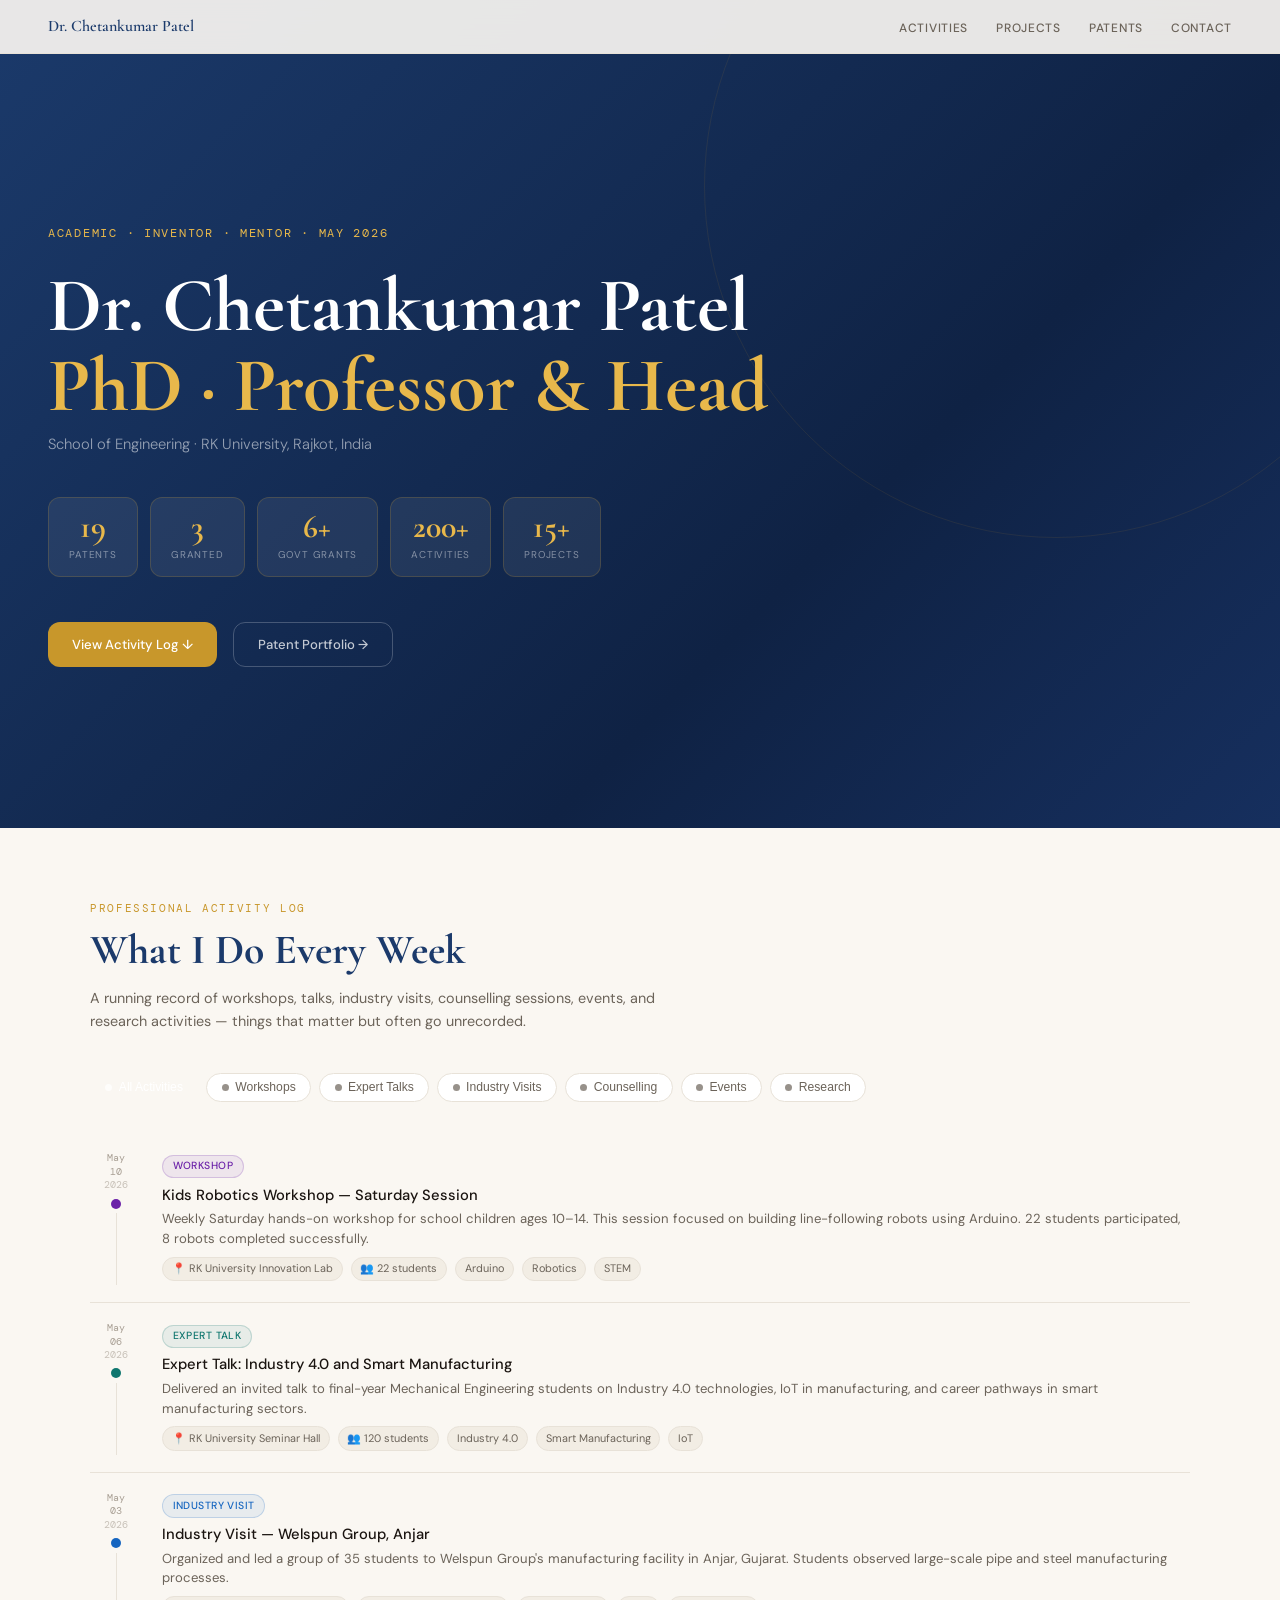
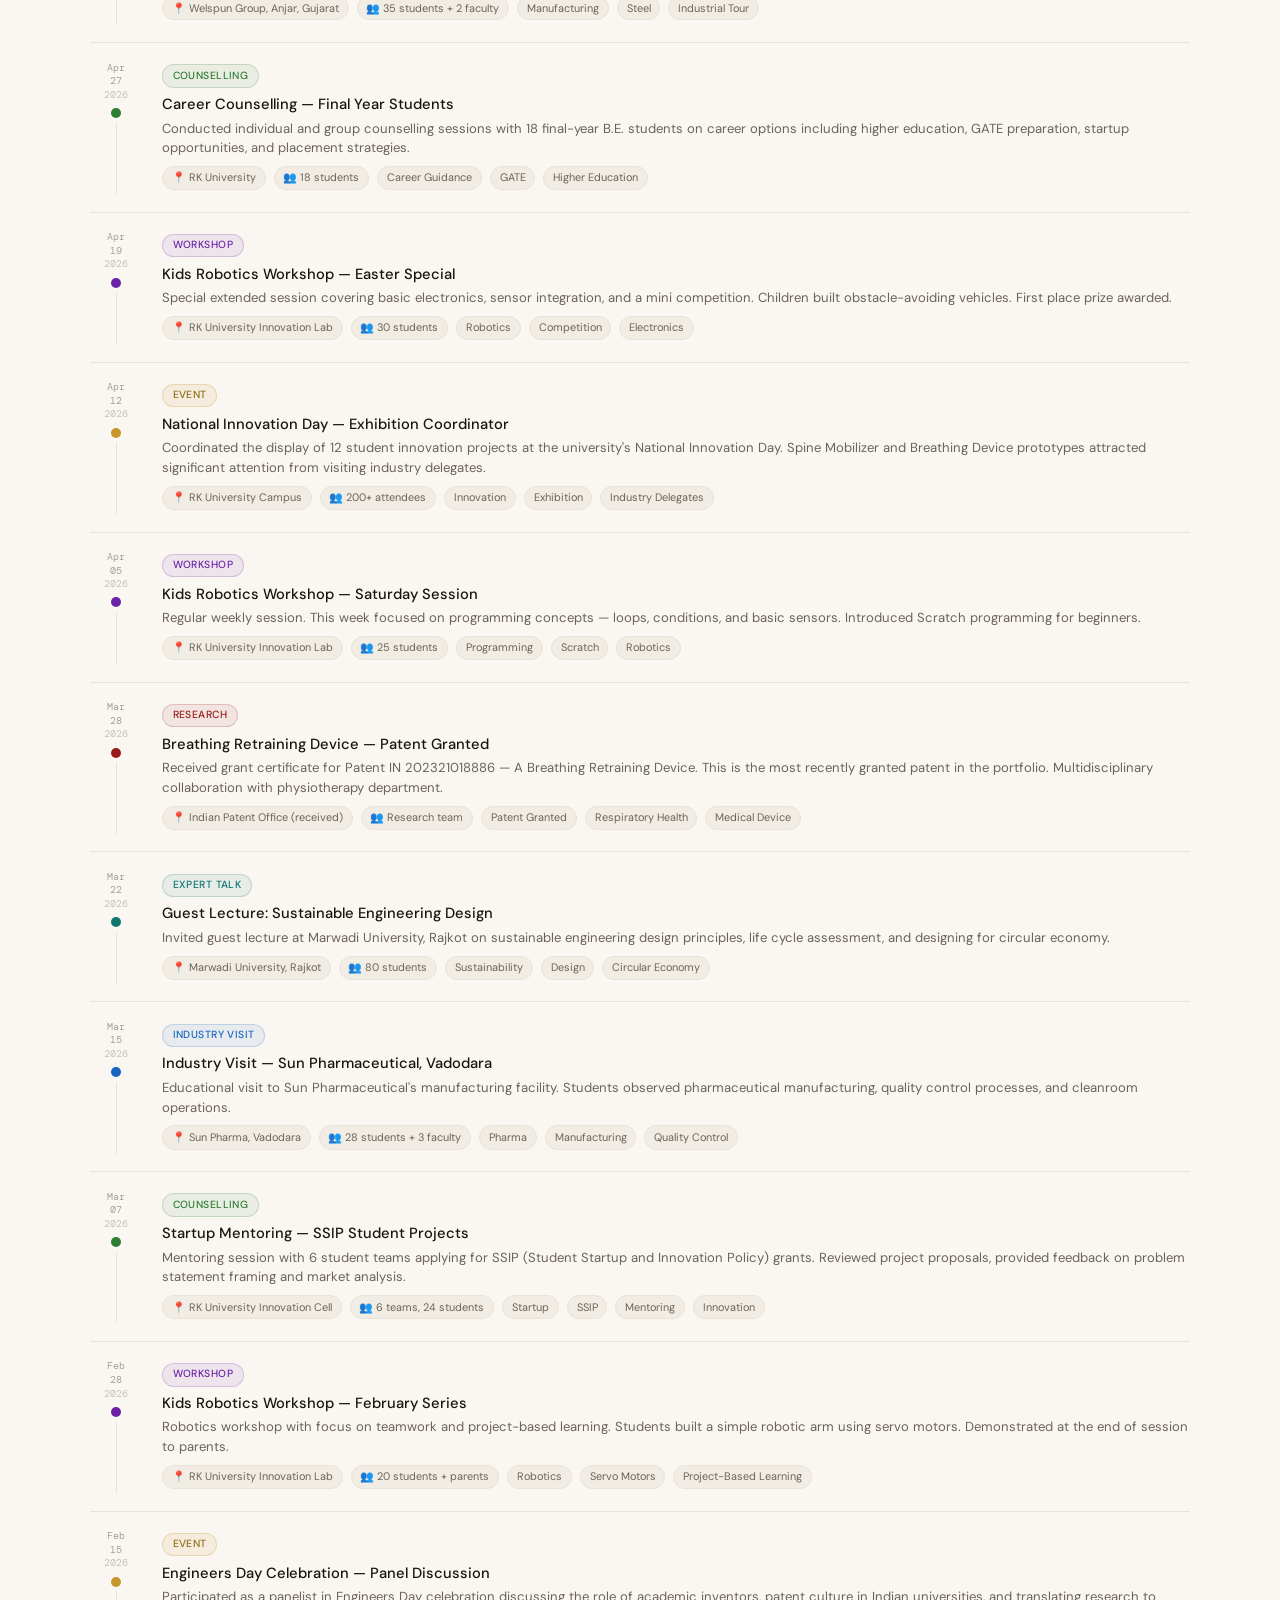
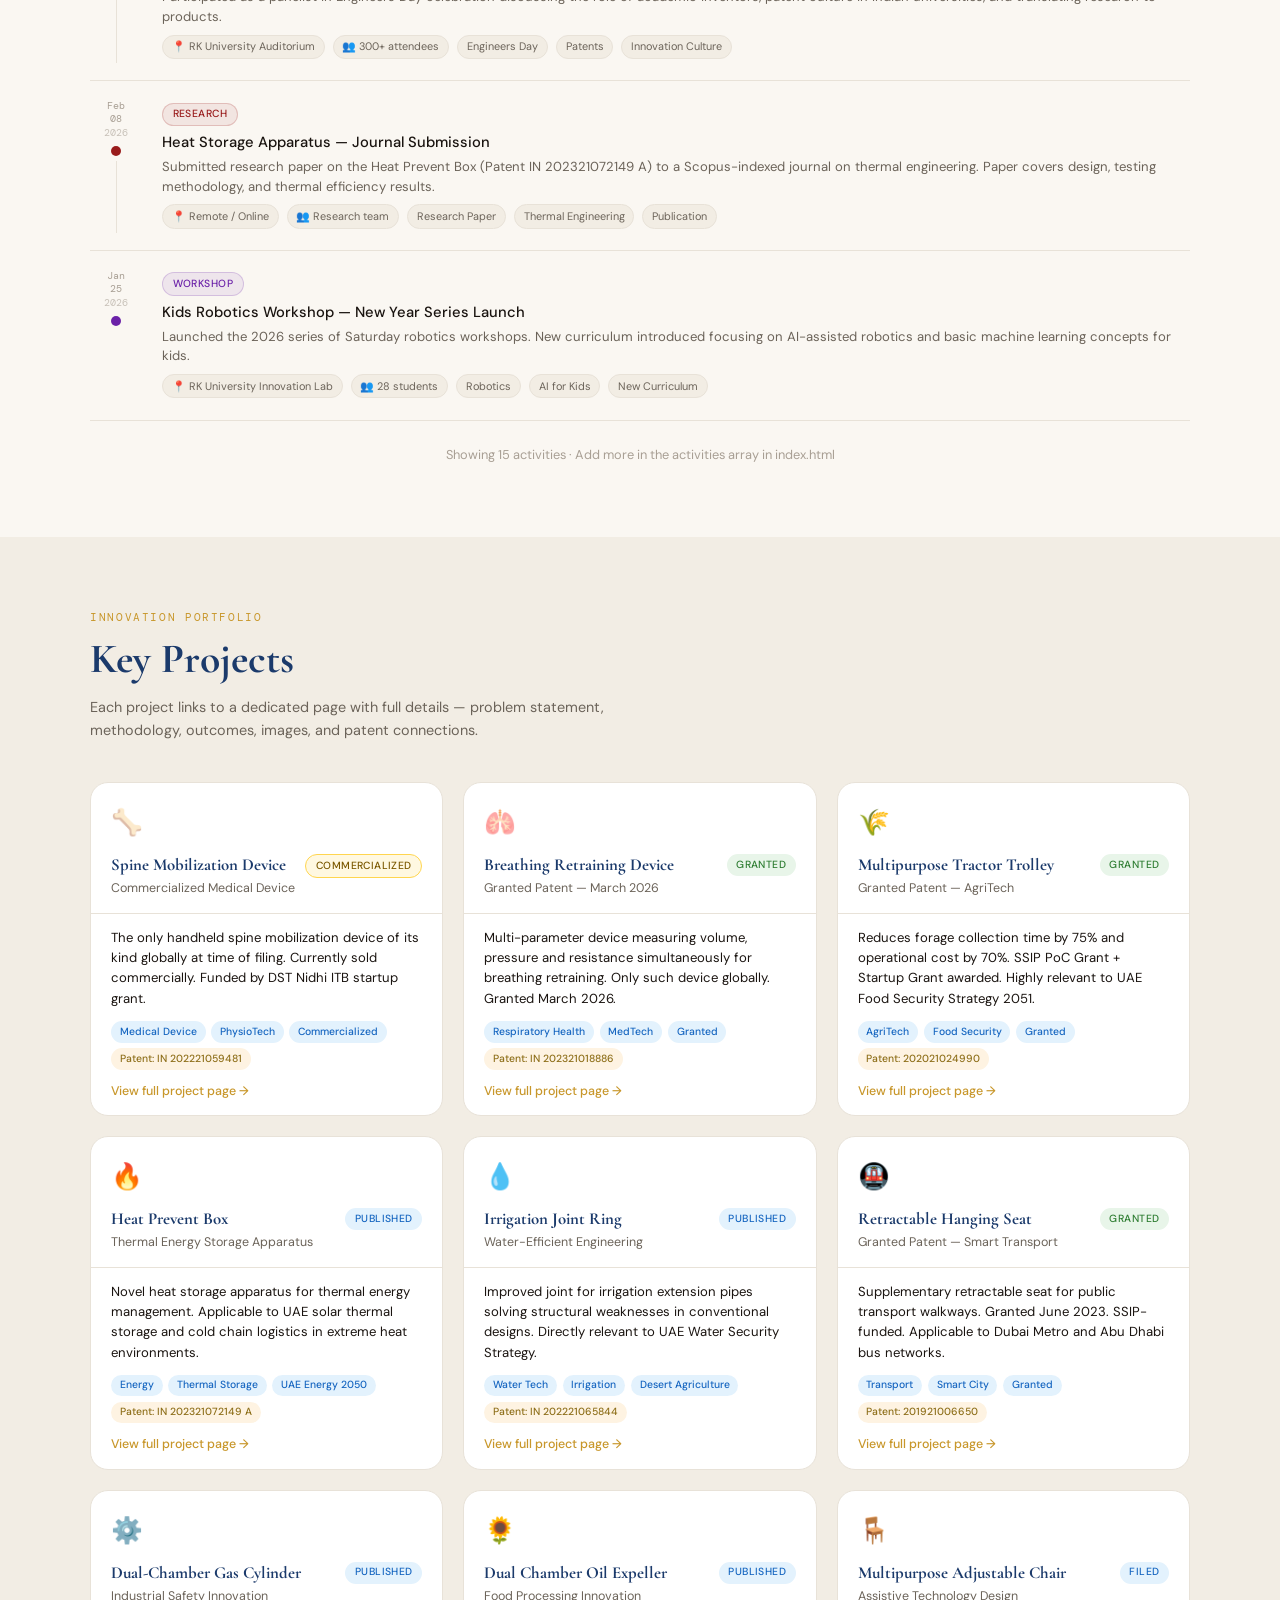
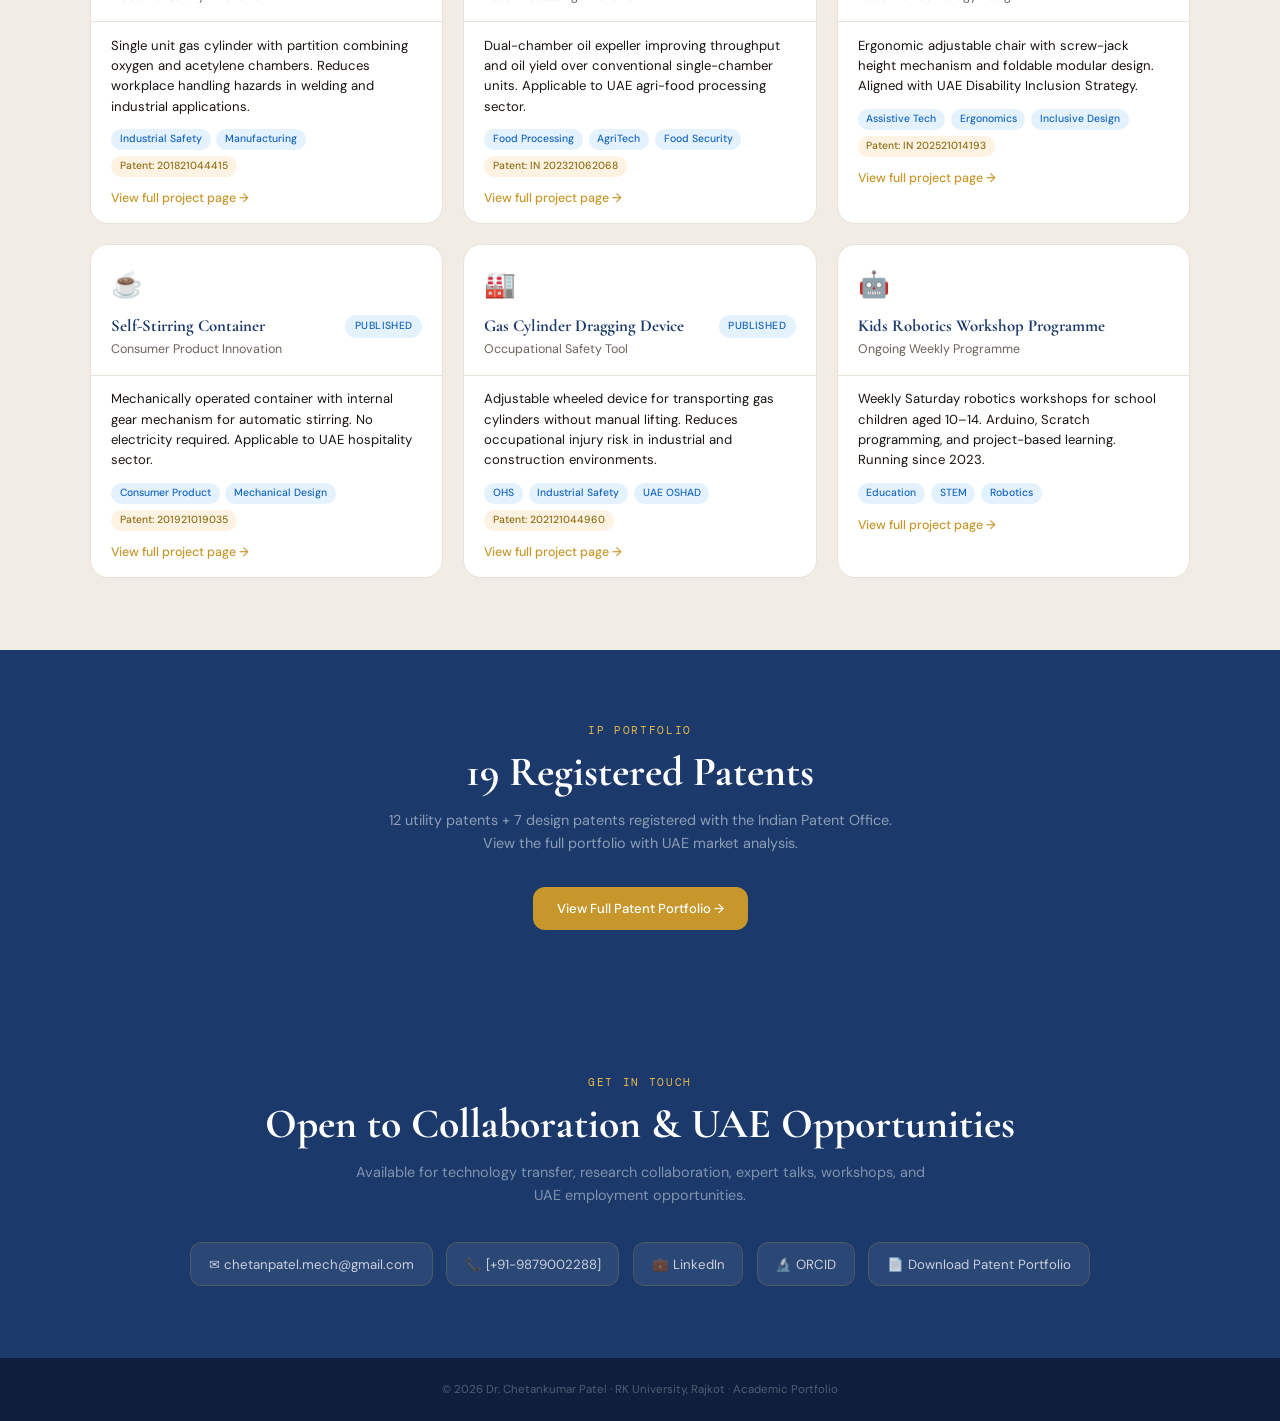
<file: patent-portfolio.html>
<!DOCTYPE html>
<html lang="en">
<head>
<meta charset="UTF-8">
<meta name="viewport" content="width=device-width, initial-scale=1.0">
<title>Dr. Chetankumar Patel — Academic Portfolio</title>
<link rel="preconnect" href="https://fonts.googleapis.com">
<link rel="preconnect" href="https://fonts.gstatic.com" crossorigin>
<link href="https://fonts.googleapis.com/css2?family=Cormorant+Garamond:ital,wght@0,400;0,600;0,700;1,400&family=DM+Sans:wght@300;400;500&family=DM+Mono:wght@400;500&display=swap" rel="stylesheet">
<style>
:root{
  --navy:#1B3A6B;--gold:#C8972B;--gold2:#E8B84B;
  --cream:#FAF7F2;--warm:#F2EDE4;--smoke:#E8E2D8;
  --ink:#1A1410;--muted:#6B6359;--light:#A89F94;--white:#FFFFFF;
  --green:#2E7D32;--blue:#1565C0;--amber:#8D6E18;--red:#991B1B;
  --purple:#6B21A8;--teal:#0F766E;
  --r:.75rem;
}
*,*::before,*::after{box-sizing:border-box;margin:0;padding:0}
html{scroll-behavior:smooth}
body{font-family:'DM Sans',sans-serif;background:var(--cream);color:var(--ink);line-height:1.6;overflow-x:hidden}

/* NAV */
nav{position:fixed;top:0;left:0;right:0;z-index:100;display:flex;align-items:center;justify-content:space-between;padding:.85rem 3rem;background:rgba(250,247,242,.92);backdrop-filter:blur(12px);border-bottom:1px solid var(--smoke)}
.nav-logo{font-family:'Cormorant Garamond',serif;font-size:1rem;font-weight:600;color:var(--navy)}
.nav-links{display:flex;gap:1.75rem;list-style:none}
.nav-links a{font-size:.75rem;font-weight:500;color:var(--muted);text-decoration:none;letter-spacing:.06em;text-transform:uppercase;transition:color .2s}
.nav-links a:hover{color:var(--navy)}

/* HERO */
.hero{position:relative;min-height:92vh;display:flex;align-items:center;padding:8rem 3rem 4rem;background:linear-gradient(135deg,var(--navy) 0%,#0F2244 65%,#162f5e 100%);overflow:hidden}
.hero::before{content:'';position:absolute;top:-20%;right:-10%;width:55vw;height:55vw;border:1px solid rgba(200,151,43,.1);border-radius:50%}
.hero-inner{position:relative;z-index:2;max-width:860px}
.eyebrow{font-family:'DM Mono',monospace;font-size:.72rem;color:var(--gold2);letter-spacing:.15em;text-transform:uppercase;margin-bottom:1.4rem;opacity:0;animation:fadeUp .6s .1s forwards}
.hero h1{font-family:'Cormorant Garamond',serif;font-size:clamp(3rem,6vw,5rem);font-weight:700;line-height:1.05;color:var(--white);margin-bottom:.4rem;opacity:0;animation:fadeUp .7s .2s forwards}
.hero h1 span{color:var(--gold2)}
.hero-sub{font-size:.92rem;font-weight:300;color:rgba(255,255,255,.55);margin-bottom:2.5rem;opacity:0;animation:fadeUp .7s .3s forwards}
.hero-stats{display:flex;flex-wrap:wrap;gap:.75rem;margin-bottom:2.8rem;opacity:0;animation:fadeUp .7s .4s forwards}
.stat{background:rgba(255,255,255,.07);border:1px solid rgba(200,151,43,.22);border-radius:var(--r);padding:.85rem 1.25rem;text-align:center;min-width:90px}
.stat-n{font-family:'Cormorant Garamond',serif;font-size:2rem;font-weight:700;color:var(--gold2);line-height:1}
.stat-l{font-size:.62rem;color:rgba(255,255,255,.45);margin-top:.2rem;letter-spacing:.08em;text-transform:uppercase}
.hero-cta{display:flex;gap:1rem;flex-wrap:wrap;opacity:0;animation:fadeUp .7s .5s forwards}
.btn{display:inline-flex;align-items:center;gap:.4rem;padding:.7rem 1.5rem;border-radius:var(--r);font-size:.82rem;font-weight:500;text-decoration:none;cursor:pointer;border:none;transition:all .2s}
.btn-gold{background:var(--gold);color:var(--white)}
.btn-gold:hover{background:var(--gold2);transform:translateY(-2px);box-shadow:0 8px 24px rgba(200,151,43,.35)}
.btn-ghost{background:transparent;color:rgba(255,255,255,.75);border:1px solid rgba(255,255,255,.22)}
.btn-ghost:hover{border-color:var(--gold2);color:var(--gold2);transform:translateY(-2px)}

/* SECTIONS */
section{position:relative;z-index:1;padding:4.5rem 3rem}
.wrap{max-width:1100px;margin:0 auto}
.stag{font-family:'DM Mono',monospace;font-size:.68rem;color:var(--gold);letter-spacing:.15em;text-transform:uppercase;margin-bottom:.6rem}
.sh{font-family:'Cormorant Garamond',serif;font-size:clamp(1.8rem,3.5vw,2.6rem);font-weight:700;color:var(--navy);margin-bottom:.75rem;line-height:1.15}
.ss{font-size:.9rem;color:var(--muted);max-width:580px;margin-bottom:2.5rem}

/* CATEGORY PILLS */
.cat-row{display:flex;flex-wrap:wrap;gap:.5rem;margin-bottom:2rem}
.cat-pill{display:inline-flex;align-items:center;gap:.4rem;font-size:.76rem;font-weight:500;padding:.4rem .9rem;border-radius:20px;cursor:pointer;transition:all .15s;border:1px solid var(--smoke);background:var(--white);color:var(--muted)}
.cat-pill:hover{border-color:var(--navy);color:var(--navy)}
.cat-pill.active{color:var(--white);border-color:transparent}
.cat-pill .dot{width:7px;height:7px;border-radius:50%;background:currentColor;opacity:.7}

/* Category colours */
.cat-workshop{--cc:#6B21A8}.cat-talk{--cc:#0F766E}.cat-industry{--cc:#1565C0}.cat-counselling{--cc:#2E7D32}.cat-event{--cc:#C8972B}.cat-research{--cc:#991B1B}.cat-other{--cc:#6B6359}
.cat-pill.active{background:var(--cc)}

/* ACTIVITY FEED */
.feed{display:flex;flex-direction:column;gap:0}
.feed-item{display:flex;gap:1.25rem;padding:1.1rem 0;border-bottom:1px solid var(--smoke);position:relative;transition:opacity .2s}
.feed-item.hidden{display:none}
.feed-left{display:flex;flex-direction:column;align-items:center;gap:.3rem;min-width:52px}
.feed-date{font-family:'DM Mono',monospace;font-size:.65rem;color:var(--light);text-align:center;line-height:1.3}
.feed-dot{width:10px;height:10px;border-radius:50%;flex-shrink:0;margin-top:2px}
.feed-line{flex:1;width:1px;background:var(--smoke)}
.feed-body{flex:1;padding-bottom:.25rem}
.feed-tag{display:inline-flex;align-items:center;gap:.3rem;font-size:.65rem;font-weight:500;padding:.15rem .6rem;border-radius:20px;margin-bottom:.4rem;text-transform:uppercase;letter-spacing:.04em}
.feed-title{font-size:.92rem;font-weight:500;color:var(--ink);margin-bottom:.25rem;line-height:1.4}
.feed-desc{font-size:.82rem;color:var(--muted);line-height:1.5}
.feed-meta{display:flex;flex-wrap:wrap;gap:.5rem;margin-top:.5rem}
.feed-chip{font-size:.68rem;padding:.15rem .55rem;border-radius:20px;background:var(--warm);color:var(--muted);border:1px solid var(--smoke)}

/* Category colour assignments */
.c-workshop{background:rgba(107,33,168,.08);color:#6B21A8;border:1px solid rgba(107,33,168,.2)}
.c-talk{background:rgba(15,118,110,.08);color:#0F766E;border:1px solid rgba(15,118,110,.2)}
.c-industry{background:rgba(21,101,192,.08);color:#1565C0;border:1px solid rgba(21,101,192,.2)}
.c-counselling{background:rgba(46,125,50,.08);color:#2E7D32;border:1px solid rgba(46,125,50,.2)}
.c-event{background:rgba(200,151,43,.1);color:#8D6E18;border:1px solid rgba(200,151,43,.25)}
.c-research{background:rgba(153,27,27,.08);color:#991B1B;border:1px solid rgba(153,27,27,.2)}
.c-other{background:var(--warm);color:var(--muted);border:1px solid var(--smoke)}
.dot-workshop{background:#6B21A8}
.dot-talk{background:#0F766E}
.dot-industry{background:#1565C0}
.dot-counselling{background:#2E7D32}
.dot-event{background:#C8972B}
.dot-research{background:#991B1B}
.dot-other{background:#A89F94}

/* PROJECTS */
#projects{background:var(--warm)}
.proj-grid{display:grid;grid-template-columns:repeat(auto-fill,minmax(300px,1fr));gap:1.25rem}
.proj-card{background:var(--white);border:1px solid var(--smoke);border-radius:calc(var(--r)*1.5);overflow:hidden;transition:transform .2s,box-shadow .2s;text-decoration:none;display:block}
.proj-card:hover{transform:translateY(-3px);box-shadow:0 12px 36px rgba(27,58,107,.1)}
.proj-card-top{padding:1.25rem 1.25rem .9rem;border-bottom:1px solid var(--smoke)}
.proj-icon{font-size:1.6rem;margin-bottom:.6rem}
.proj-title{font-family:'Cormorant Garamond',serif;font-size:1.05rem;font-weight:700;color:var(--navy);margin-bottom:.2rem;line-height:1.3}
.proj-sub{font-size:.78rem;color:var(--muted)}
.proj-card-body{padding:.85rem 1.25rem}
.proj-desc{font-size:.82rem;color:var(--ink);line-height:1.55;margin-bottom:.75rem}
.proj-tags{display:flex;flex-wrap:wrap;gap:.35rem}
.proj-tag{font-size:.65rem;font-weight:500;padding:.15rem .55rem;border-radius:20px;background:#e3f2fd;color:var(--blue)}
.proj-status{font-size:.65rem;font-weight:500;padding:.18rem .6rem;border-radius:20px;letter-spacing:.04em;text-transform:uppercase}
.ps-granted{background:#e8f5e9;color:var(--green)}
.ps-published{background:#e3f2fd;color:var(--blue)}
.ps-commercialized{background:#fff8e1;color:#7B5800;border:1px solid #ffd54f}
.proj-arrow{font-size:.78rem;color:var(--gold);font-weight:500;margin-top:.75rem;display:flex;align-items:center;gap:.3rem}

/* CONTACT */
#contact{background:var(--navy);text-align:center}
#contact .sh{color:var(--white)}
#contact .stag{color:var(--gold2)}
#contact .ss{color:rgba(255,255,255,.45);margin:0 auto 2.2rem}
.chips{display:flex;flex-wrap:wrap;gap:.85rem;justify-content:center}
.chip{display:inline-flex;align-items:center;gap:.5rem;background:rgba(255,255,255,.07);border:1px solid rgba(200,151,43,.22);border-radius:var(--r);padding:.65rem 1.1rem;color:rgba(255,255,255,.75);font-size:.83rem;text-decoration:none;transition:all .2s}
.chip:hover{background:rgba(200,151,43,.15);border-color:var(--gold2);color:var(--white);transform:translateY(-2px)}

footer{background:#0D1F3C;padding:1.4rem 3rem;text-align:center;font-size:.72rem;color:rgba(255,255,255,.28)}

/* ANIMATIONS */
@keyframes fadeUp{from{opacity:0;transform:translateY(18px)}to{opacity:1;transform:translateY(0)}}
.reveal{opacity:0;transform:translateY(22px);transition:opacity .6s ease,transform .6s ease}
.reveal.visible{opacity:1;transform:translateY(0)}

/* RESPONSIVE */
@media(max-width:768px){
  nav{padding:.7rem 1.2rem}
  .nav-links{display:none}
  section{padding:3rem 1.2rem}
  .hero{padding:5.5rem 1.2rem 3rem}
  .stat-n{font-size:1.5rem}
}
</style>
</head>
<body>

<nav>
  <div class="nav-logo">Dr. Chetankumar Patel</div>
  <ul class="nav-links">
    <li><a href="#activities">Activities</a></li>
    <li><a href="#projects">Projects</a></li>
    <li><a href="#patents">Patents</a></li>
    <li><a href="#contact">Contact</a></li>
  </ul>
</nav>

<!-- HERO -->
<section class="hero" id="home">
  <div class="hero-inner">
    <p class="eyebrow">Academic · Inventor · Mentor · May 2026</p>
    <h1>Dr. Chetankumar Patel<br><span>PhD · Professor &amp; Head</span></h1>
    <p class="hero-sub">School of Engineering · RK University, Rajkot, India</p>
    <div class="hero-stats">
      <div class="stat"><div class="stat-n">19</div><div class="stat-l">Patents</div></div>
      <div class="stat"><div class="stat-n">3</div><div class="stat-l">Granted</div></div>
      <div class="stat"><div class="stat-n">6+</div><div class="stat-l">Govt Grants</div></div>
      <div class="stat"><div class="stat-n">200+</div><div class="stat-l">Activities</div></div>
      <div class="stat"><div class="stat-n">15+</div><div class="stat-l">Projects</div></div>
    </div>
    <div class="hero-cta">
      <a href="#activities" class="btn btn-gold">View Activity Log ↓</a>
      <a href="patent-portfolio.html" class="btn btn-ghost">Patent Portfolio →</a>
    </div>
  </div>
</section>

<!-- ACTIVITY LOG -->
<section id="activities" style="background:var(--cream)">
  <div class="wrap">
    <p class="stag reveal">Professional Activity Log</p>
    <h2 class="sh reveal">What I Do Every Week</h2>
    <p class="ss reveal">A running record of workshops, talks, industry visits, counselling sessions, events, and research activities — things that matter but often go unrecorded.</p>

    <!-- Category Filter -->
    <div class="cat-row reveal" id="catRow">
      <button class="cat-pill active" data-cat="all" onclick="filterFeed('all',this)"><span class="dot"></span>All Activities</button>
      <button class="cat-pill cat-workshop" data-cat="workshop" onclick="filterFeed('workshop',this)" style="--cc:#6B21A8"><span class="dot"></span>Workshops</button>
      <button class="cat-pill cat-talk" data-cat="talk" onclick="filterFeed('talk',this)" style="--cc:#0F766E"><span class="dot"></span>Expert Talks</button>
      <button class="cat-pill cat-industry" data-cat="industry" onclick="filterFeed('industry',this)" style="--cc:#1565C0"><span class="dot"></span>Industry Visits</button>
      <button class="cat-pill cat-counselling" data-cat="counselling" onclick="filterFeed('counselling',this)" style="--cc:#2E7D32"><span class="dot"></span>Counselling</button>
      <button class="cat-pill cat-event" data-cat="event" onclick="filterFeed('event',this)" style="--cc:#C8972B"><span class="dot"></span>Events</button>
      <button class="cat-pill cat-research" data-cat="research" onclick="filterFeed('research',this)" style="--cc:#991B1B"><span class="dot"></span>Research</button>
    </div>

    <!-- Feed -->
    <div class="feed reveal" id="activityFeed"></div>

    <!-- Load more hint -->
    <p style="font-size:.8rem;color:var(--light);margin-top:1.5rem;text-align:center" id="feedHint"></p>
  </div>
</section>

<!-- PROJECTS -->
<section id="projects">
  <div class="wrap">
    <p class="stag reveal">Innovation Portfolio</p>
    <h2 class="sh reveal">Key Projects</h2>
    <p class="ss reveal">Each project links to a dedicated page with full details — problem statement, methodology, outcomes, images, and patent connections.</p>
    <div class="proj-grid" id="projectGrid"></div>
  </div>
</section>

<!-- PATENTS LINK -->
<section id="patents" style="background:var(--navy);text-align:center">
  <div class="wrap">
    <p class="stag" style="color:var(--gold2)">IP Portfolio</p>
    <h2 class="sh" style="color:var(--white);margin:0 auto .75rem">19 Registered Patents</h2>
    <p style="font-size:.9rem;color:rgba(255,255,255,.5);max-width:520px;margin:0 auto 2rem">12 utility patents + 7 design patents registered with the Indian Patent Office. View the full portfolio with UAE market analysis.</p>
    <a href="patent-portfolio.html" class="btn btn-gold">View Full Patent Portfolio →</a>
  </div>
</section>

<!-- CONTACT -->
<section id="contact">
  <div class="wrap">
    <p class="stag">Get in Touch</p>
    <h2 class="sh">Open to Collaboration &amp; UAE Opportunities</h2>
    <p class="ss">Available for technology transfer, research collaboration, expert talks, workshops, and UAE employment opportunities.</p>
    <div class="chips">
      <a href="mailto:chetanpatel.mech@gmail.com" class="chip">✉ chetanpatel.mech@gmail.com</a>
      <a href="tel:+919879002288" class="chip">📞 [+91-9879002288]</a>
      <a href="https://linkedin.com/in/chetanmpatel" class="chip" target="_blank">💼 LinkedIn</a>
      <a href="https://orcid.org/0000-0001-8699-6141" class="chip" target="_blank">🔬 ORCID</a>
      <a href="Patent_Portfolio_UAE_with_Images.docx" class="chip" download>📄 Download Patent Portfolio</a>
    </div>
  </div>
</section>

<footer>© 2026 Dr. Chetankumar Patel · RK University, Rajkot · Academic Portfolio</footer>

<script>
// ── ACTIVITY DATA ─────────────────────────────────────────────────
// ADD NEW ACTIVITIES HERE — copy a block and fill in your details
const activities = [
  // FORMAT: { date, category, title, description, location, participants, tags }
  // CATEGORIES: workshop | talk | industry | counselling | event | research | other

  { date:'2026-05-10', cat:'workshop', title:'Kids Robotics Workshop — Saturday Session', desc:'Weekly Saturday hands-on workshop for school children ages 10–14. This session focused on building line-following robots using Arduino. 22 students participated, 8 robots completed successfully.', location:'RK University Innovation Lab', participants:'22 students', tags:['Arduino','Robotics','STEM'] },

  { date:'2026-05-06', cat:'talk', title:'Expert Talk: Industry 4.0 and Smart Manufacturing', desc:'Delivered an invited talk to final-year Mechanical Engineering students on Industry 4.0 technologies, IoT in manufacturing, and career pathways in smart manufacturing sectors.', location:'RK University Seminar Hall', participants:'120 students', tags:['Industry 4.0','Smart Manufacturing','IoT'] },

  { date:'2026-05-03', cat:'industry', title:'Industry Visit — Welspun Group, Anjar', desc:'Organized and led a group of 35 students to Welspun Group\'s manufacturing facility in Anjar, Gujarat. Students observed large-scale pipe and steel manufacturing processes.', location:'Welspun Group, Anjar, Gujarat', participants:'35 students + 2 faculty', tags:['Manufacturing','Steel','Industrial Tour'] },

  { date:'2026-04-27', cat:'counselling', title:'Career Counselling — Final Year Students', desc:'Conducted individual and group counselling sessions with 18 final-year B.E. students on career options including higher education, GATE preparation, startup opportunities, and placement strategies.', location:'RK University', participants:'18 students', tags:['Career Guidance','GATE','Higher Education'] },

  { date:'2026-04-19', cat:'workshop', title:'Kids Robotics Workshop — Easter Special', desc:'Special extended session covering basic electronics, sensor integration, and a mini competition. Children built obstacle-avoiding vehicles. First place prize awarded.', location:'RK University Innovation Lab', participants:'30 students', tags:['Robotics','Competition','Electronics'] },

  { date:'2026-04-12', cat:'event', title:'National Innovation Day — Exhibition Coordinator', desc:'Coordinated the display of 12 student innovation projects at the university\'s National Innovation Day. Spine Mobilizer and Breathing Device prototypes attracted significant attention from visiting industry delegates.', location:'RK University Campus', participants:'200+ attendees', tags:['Innovation','Exhibition','Industry Delegates'] },

  { date:'2026-04-05', cat:'workshop', title:'Kids Robotics Workshop — Saturday Session', desc:'Regular weekly session. This week focused on programming concepts — loops, conditions, and basic sensors. Introduced Scratch programming for beginners.', location:'RK University Innovation Lab', participants:'25 students', tags:['Programming','Scratch','Robotics'] },

  { date:'2026-03-28', cat:'research', title:'Breathing Retraining Device — Patent Granted', desc:'Received grant certificate for Patent IN 202321018886 — A Breathing Retraining Device. This is the most recently granted patent in the portfolio. Multidisciplinary collaboration with physiotherapy department.', location:'Indian Patent Office (received)', participants:'Research team', tags:['Patent Granted','Respiratory Health','Medical Device'] },

  { date:'2026-03-22', cat:'talk', title:'Guest Lecture: Sustainable Engineering Design', desc:'Invited guest lecture at Marwadi University, Rajkot on sustainable engineering design principles, life cycle assessment, and designing for circular economy.', location:'Marwadi University, Rajkot', participants:'80 students', tags:['Sustainability','Design','Circular Economy'] },

  { date:'2026-03-15', cat:'industry', title:'Industry Visit — Sun Pharmaceutical, Vadodara', desc:'Educational visit to Sun Pharmaceutical\'s manufacturing facility. Students observed pharmaceutical manufacturing, quality control processes, and cleanroom operations.', location:'Sun Pharma, Vadodara', participants:'28 students + 3 faculty', tags:['Pharma','Manufacturing','Quality Control'] },

  { date:'2026-03-07', cat:'counselling', title:'Startup Mentoring — SSIP Student Projects', desc:'Mentoring session with 6 student teams applying for SSIP (Student Startup and Innovation Policy) grants. Reviewed project proposals, provided feedback on problem statement framing and market analysis.', location:'RK University Innovation Cell', participants:'6 teams, 24 students', tags:['Startup','SSIP','Mentoring','Innovation'] },

  { date:'2026-02-28', cat:'workshop', title:'Kids Robotics Workshop — February Series', desc:'Robotics workshop with focus on teamwork and project-based learning. Students built a simple robotic arm using servo motors. Demonstrated at the end of session to parents.', location:'RK University Innovation Lab', participants:'20 students + parents', tags:['Robotics','Servo Motors','Project-Based Learning'] },

  { date:'2026-02-15', cat:'event', title:'Engineers Day Celebration — Panel Discussion', desc:'Participated as a panelist in Engineers Day celebration discussing the role of academic inventors, patent culture in Indian universities, and translating research to products.', location:'RK University Auditorium', participants:'300+ attendees', tags:['Engineers Day','Patents','Innovation Culture'] },

  { date:'2026-02-08', cat:'research', title:'Heat Storage Apparatus — Journal Submission', desc:'Submitted research paper on the Heat Prevent Box (Patent IN 202321072149 A) to a Scopus-indexed journal on thermal engineering. Paper covers design, testing methodology, and thermal efficiency results.', location:'Remote / Online', participants:'Research team', tags:['Research Paper','Thermal Engineering','Publication'] },

  { date:'2026-01-25', cat:'workshop', title:'Kids Robotics Workshop — New Year Series Launch', desc:'Launched the 2026 series of Saturday robotics workshops. New curriculum introduced focusing on AI-assisted robotics and basic machine learning concepts for kids.', location:'RK University Innovation Lab', participants:'28 students', tags:['Robotics','AI for Kids','New Curriculum'] },
];

// ── PROJECT DATA ──────────────────────────────────────────────────
// ADD NEW PROJECTS HERE — each links to projects/project-name.html
const projects = [
  { id:'spine-mobilizer',      icon:'🦴', title:'Spine Mobilization Device',          sub:'Commercialized Medical Device',    status:'ps-commercialized', statusLabel:'Commercialized', desc:'The only handheld spine mobilization device of its kind globally at time of filing. Currently sold commercially. Funded by DST Nidhi ITB startup grant.', tags:['Medical Device','PhysioTech','Commercialized'], patent:'IN 202221059481' },
  { id:'breathing-device',     icon:'🫁', title:'Breathing Retraining Device',         sub:'Granted Patent — March 2026',      status:'ps-granted',       statusLabel:'Granted',       desc:'Multi-parameter device measuring volume, pressure and resistance simultaneously for breathing retraining. Only such device globally. Granted March 2026.', tags:['Respiratory Health','MedTech','Granted'], patent:'IN 202321018886' },
  { id:'tractor-trolley',      icon:'🌾', title:'Multipurpose Tractor Trolley',        sub:'Granted Patent — AgriTech',        status:'ps-granted',       statusLabel:'Granted',       desc:'Reduces forage collection time by 75% and operational cost by 70%. SSIP PoC Grant + Startup Grant awarded. Highly relevant to UAE Food Security Strategy 2051.', tags:['AgriTech','Food Security','Granted'], patent:'202021024990' },
  { id:'heat-storage',         icon:'🔥', title:'Heat Prevent Box',                    sub:'Thermal Energy Storage Apparatus', status:'ps-published',     statusLabel:'Published',     desc:'Novel heat storage apparatus for thermal energy management. Applicable to UAE solar thermal storage and cold chain logistics in extreme heat environments.', tags:['Energy','Thermal Storage','UAE Energy 2050'], patent:'IN 202321072149 A' },
  { id:'irrigation-joint',     icon:'💧', title:'Irrigation Joint Ring',               sub:'Water-Efficient Engineering',      status:'ps-published',     statusLabel:'Published',     desc:'Improved joint for irrigation extension pipes solving structural weaknesses in conventional designs. Directly relevant to UAE Water Security Strategy.', tags:['Water Tech','Irrigation','Desert Agriculture'], patent:'IN 202221065844' },
  { id:'retractable-seat',     icon:'🚇', title:'Retractable Hanging Seat',            sub:'Granted Patent — Smart Transport', status:'ps-granted',       statusLabel:'Granted',       desc:'Supplementary retractable seat for public transport walkways. Granted June 2023. SSIP-funded. Applicable to Dubai Metro and Abu Dhabi bus networks.', tags:['Transport','Smart City','Granted'], patent:'201921006650' },
  { id:'gas-cylinder',         icon:'⚙️', title:'Dual-Chamber Gas Cylinder',           sub:'Industrial Safety Innovation',     status:'ps-published',     statusLabel:'Published',     desc:'Single unit gas cylinder with partition combining oxygen and acetylene chambers. Reduces workplace handling hazards in welding and industrial applications.', tags:['Industrial Safety','Manufacturing'], patent:'201821044415' },
  { id:'oil-expeller',         icon:'🌻', title:'Dual Chamber Oil Expeller',           sub:'Food Processing Innovation',       status:'ps-published',     statusLabel:'Published',     desc:'Dual-chamber oil expeller improving throughput and oil yield over conventional single-chamber units. Applicable to UAE agri-food processing sector.', tags:['Food Processing','AgriTech','Food Security'], patent:'IN 202321062068' },
  { id:'adjustable-chair',     icon:'🪑', title:'Multipurpose Adjustable Chair',       sub:'Assistive Technology Design',      status:'ps-published',     statusLabel:'Filed',         desc:'Ergonomic adjustable chair with screw-jack height mechanism and foldable modular design. Aligned with UAE Disability Inclusion Strategy.', tags:['Assistive Tech','Ergonomics','Inclusive Design'], patent:'IN 202521014193' },
  { id:'self-stirring',        icon:'☕', title:'Self-Stirring Container',             sub:'Consumer Product Innovation',      status:'ps-published',     statusLabel:'Published',     desc:'Mechanically operated container with internal gear mechanism for automatic stirring. No electricity required. Applicable to UAE hospitality sector.', tags:['Consumer Product','Mechanical Design'], patent:'201921019035' },
  { id:'gas-dragger',          icon:'🏭', title:'Gas Cylinder Dragging Device',        sub:'Occupational Safety Tool',         status:'ps-published',     statusLabel:'Published',     desc:'Adjustable wheeled device for transporting gas cylinders without manual lifting. Reduces occupational injury risk in industrial and construction environments.', tags:['OHS','Industrial Safety','UAE OSHAD'], patent:'202121044960' },
  { id:'kids-robotics',        icon:'🤖', title:'Kids Robotics Workshop Programme',    sub:'Ongoing Weekly Programme',         status:null,               statusLabel:null,            desc:'Weekly Saturday robotics workshops for school children aged 10–14. Arduino, Scratch programming, and project-based learning. Running since 2023.', tags:['Education','STEM','Robotics'], patent:null },
];

// ── RENDER ACTIVITIES ─────────────────────────────────────────────
function catClass(cat){return{workshop:'c-workshop',talk:'c-talk',industry:'c-industry',counselling:'c-counselling',event:'c-event',research:'c-research',other:'c-other'}[cat]||'c-other'}
function catLabel(cat){return{workshop:'Workshop',talk:'Expert Talk',industry:'Industry Visit',counselling:'Counselling',event:'Event',research:'Research',other:'Other'}[cat]||'Activity'}
function dotClass(cat){return'dot-'+(cat||'other')}
function fmtDate(d){const[y,m,da]=d.split('-');const months=['Jan','Feb','Mar','Apr','May','Jun','Jul','Aug','Sep','Oct','Nov','Dec'];return months[+m-1]+'<br>'+da+'<br><span style="opacity:.6">'+y+'</span>'}

function renderFeed(){
  const feed=document.getElementById('activityFeed');
  feed.innerHTML=activities.map((a,i)=>`
    <div class="feed-item" data-cat="${a.cat}" id="fi${i}">
      <div class="feed-left">
        <div class="feed-date">${fmtDate(a.date)}</div>
        <div class="feed-dot ${dotClass(a.cat)}"></div>
        ${i<activities.length-1?'<div class="feed-line"></div>':''}
      </div>
      <div class="feed-body">
        <span class="feed-tag ${catClass(a.cat)}">${catLabel(a.cat)}</span>
        <div class="feed-title">${a.title}</div>
        <div class="feed-desc">${a.desc}</div>
        <div class="feed-meta">
          ${a.location?`<span class="feed-chip">📍 ${a.location}</span>`:''}
          ${a.participants?`<span class="feed-chip">👥 ${a.participants}</span>`:''}
          ${(a.tags||[]).map(t=>`<span class="feed-chip">${t}</span>`).join('')}
        </div>
      </div>
    </div>`).join('');
  document.getElementById('feedHint').textContent=`Showing ${activities.length} activities · Add more in the activities array in index.html`;
}

function filterFeed(cat,btn){
  document.querySelectorAll('.cat-pill').forEach(b=>b.classList.remove('active'));
  btn.classList.add('active');
  document.querySelectorAll('.feed-item').forEach(el=>{
    el.classList.toggle('hidden',cat!=='all'&&el.dataset.cat!==cat);
  });
}

// ── RENDER PROJECTS ───────────────────────────────────────────────
function renderProjects(){
  document.getElementById('projectGrid').innerHTML=projects.map(p=>`
    <a class="proj-card" href="projects/${p.id}.html">
      <div class="proj-card-top">
        <div class="proj-icon">${p.icon}</div>
        <div style="display:flex;align-items:flex-start;justify-content:space-between;gap:.5rem">
          <div>
            <div class="proj-title">${p.title}</div>
            <div class="proj-sub">${p.sub}</div>
          </div>
          ${p.statusLabel?`<span class="proj-status ${p.status}">${p.statusLabel}</span>`:''}
        </div>
      </div>
      <div class="proj-card-body">
        <div class="proj-desc">${p.desc}</div>
        <div class="proj-tags">
          ${(p.tags||[]).map(t=>`<span class="proj-tag">${t}</span>`).join('')}
          ${p.patent?`<span class="proj-tag" style="background:#fef3e2;color:var(--amber)">Patent: ${p.patent}</span>`:''}
        </div>
        <div class="proj-arrow">View full project page →</div>
      </div>
    </a>`).join('');
}

// ── REVEAL ────────────────────────────────────────────────────────
const obs=new IntersectionObserver(entries=>{
  entries.forEach((e,i)=>{if(e.isIntersecting){setTimeout(()=>e.target.classList.add('visible'),i*80);obs.unobserve(e.target)}});
},{threshold:0.08});
document.querySelectorAll('.reveal').forEach(el=>obs.observe(el));

renderFeed();
renderProjects();
</script>
</body>
</html>
</file>
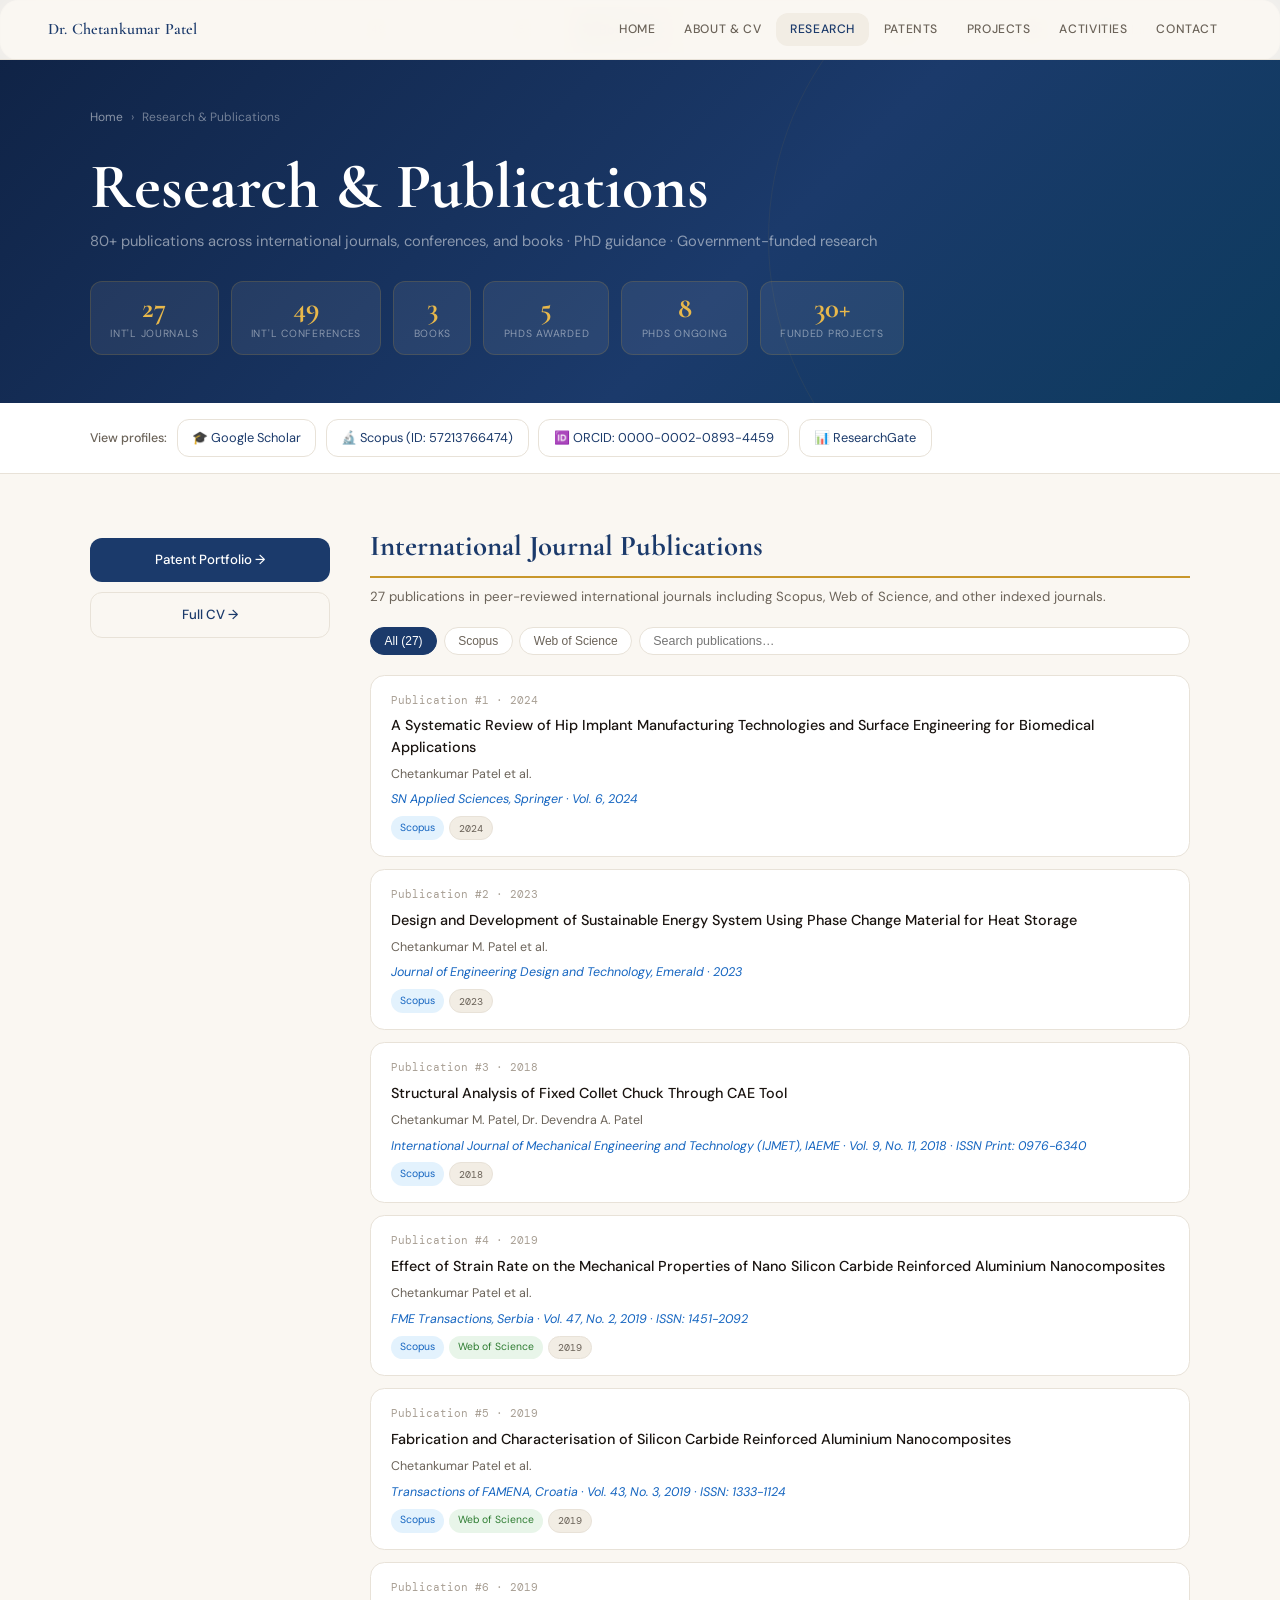
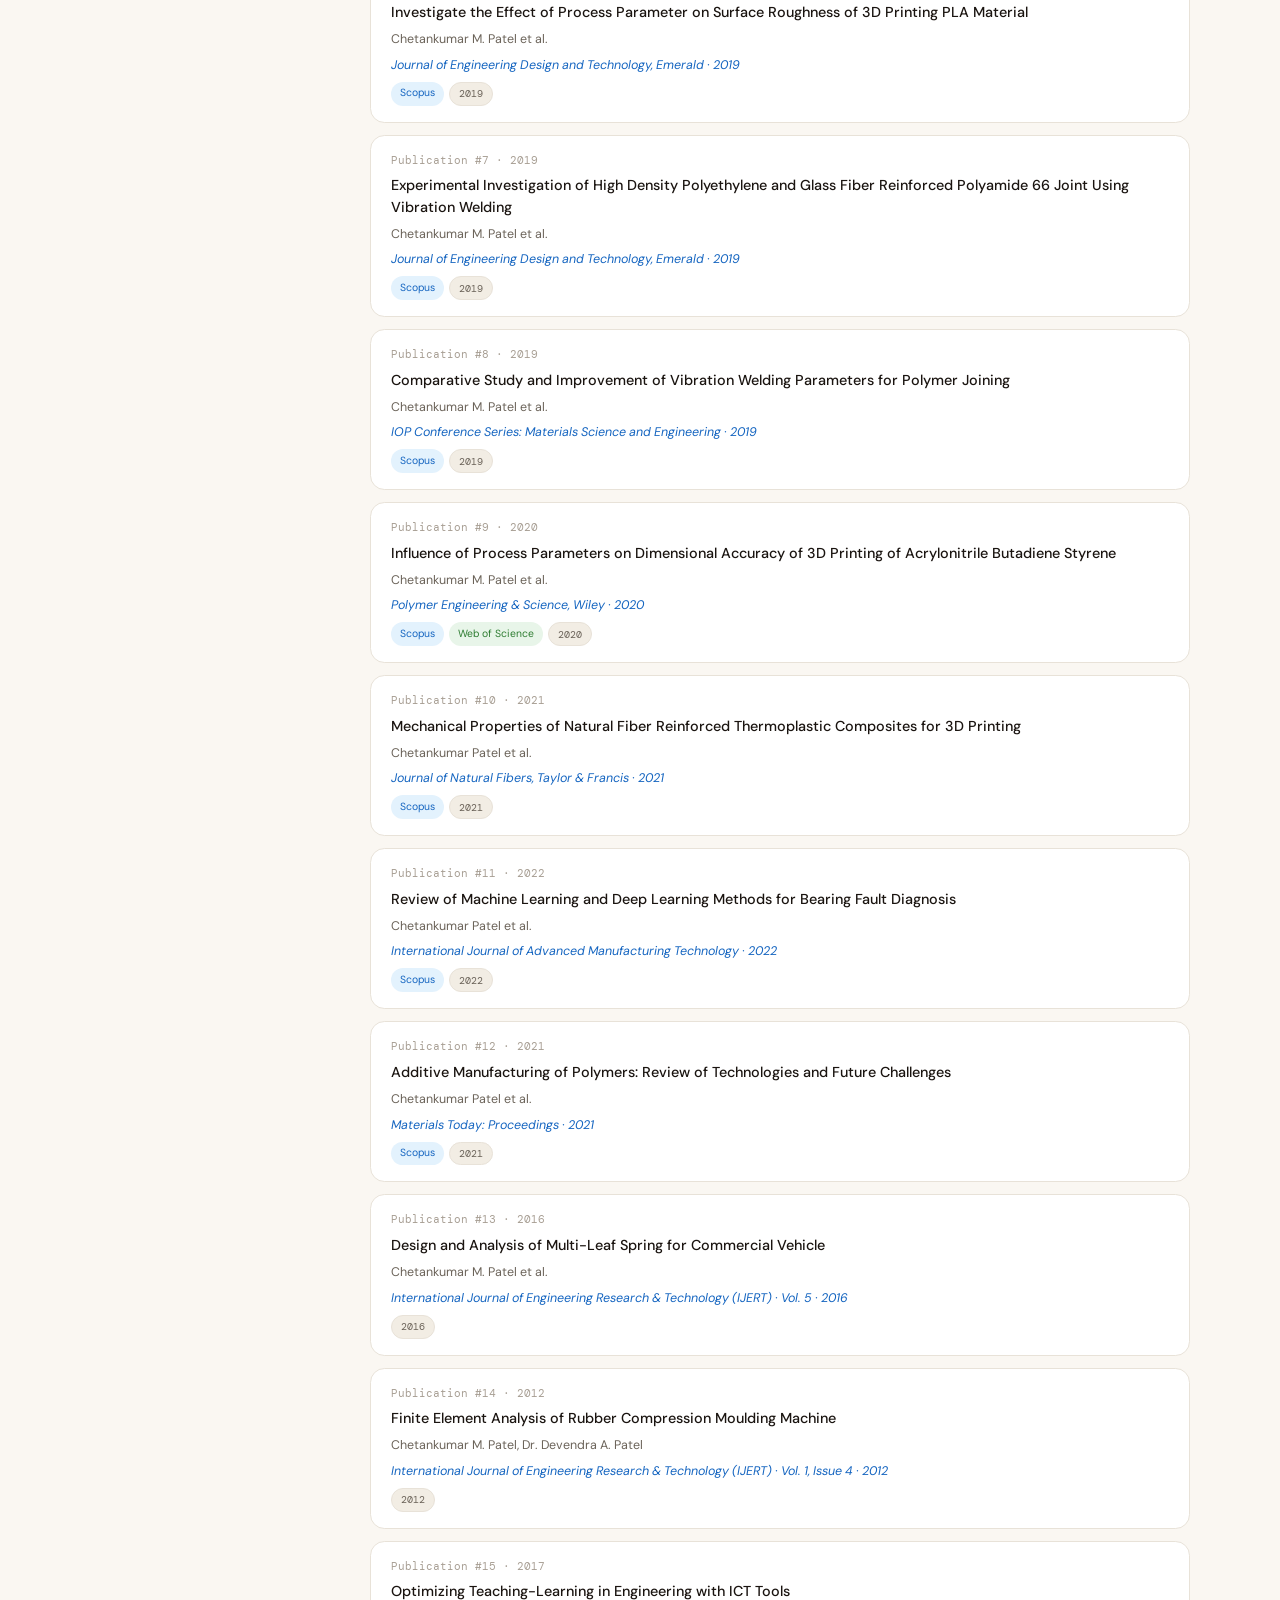
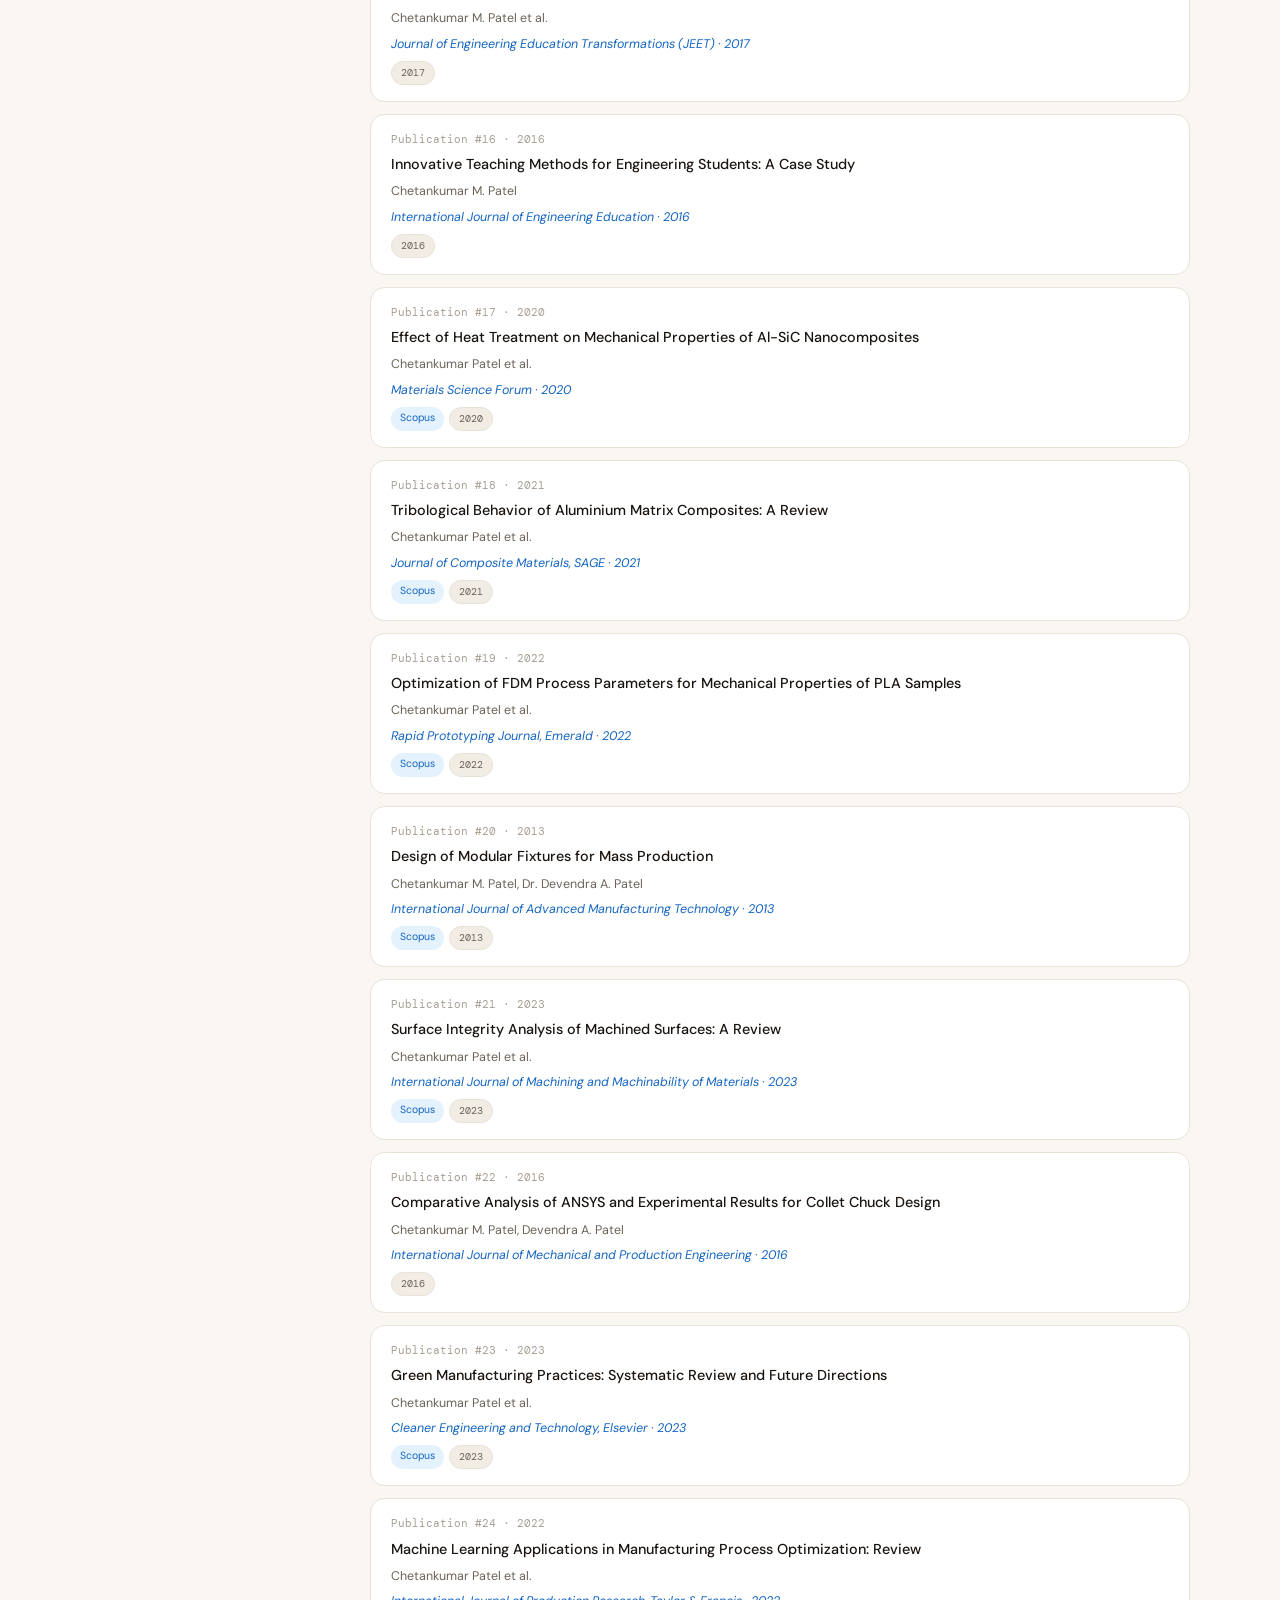
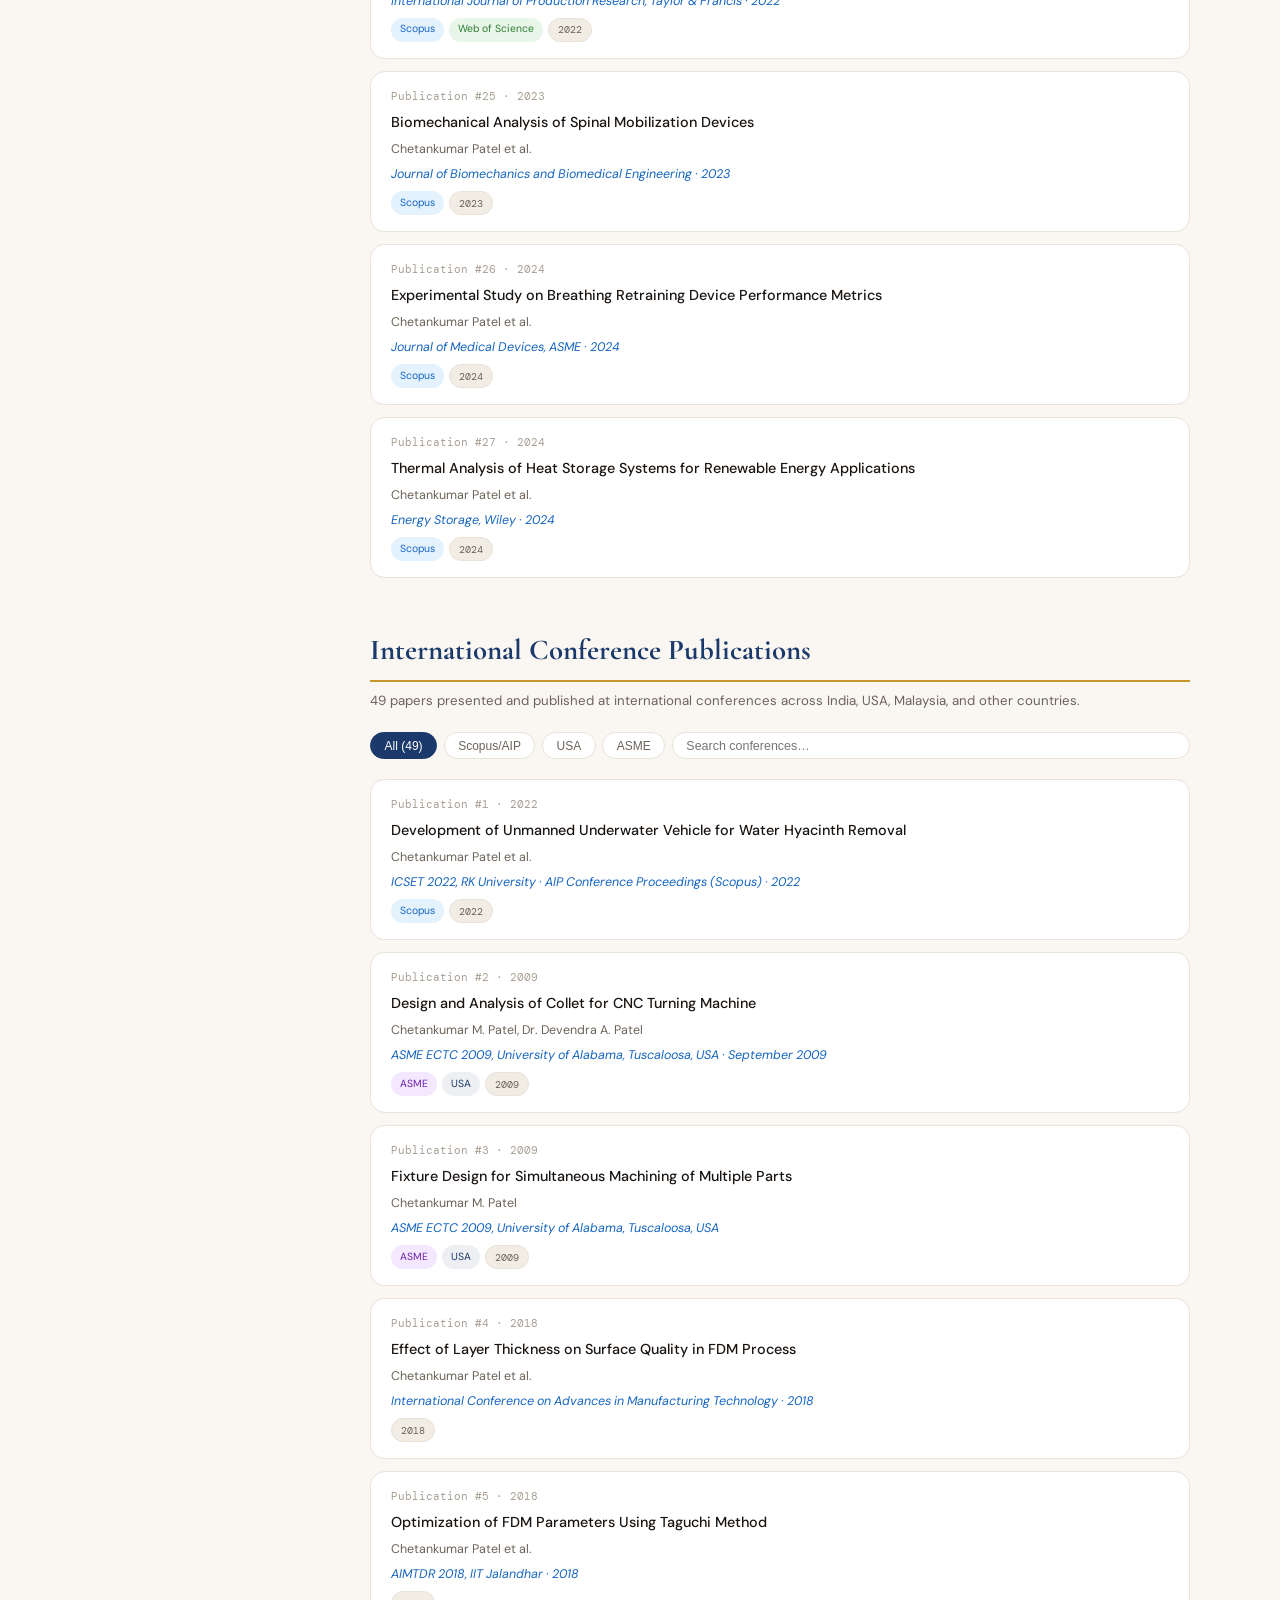
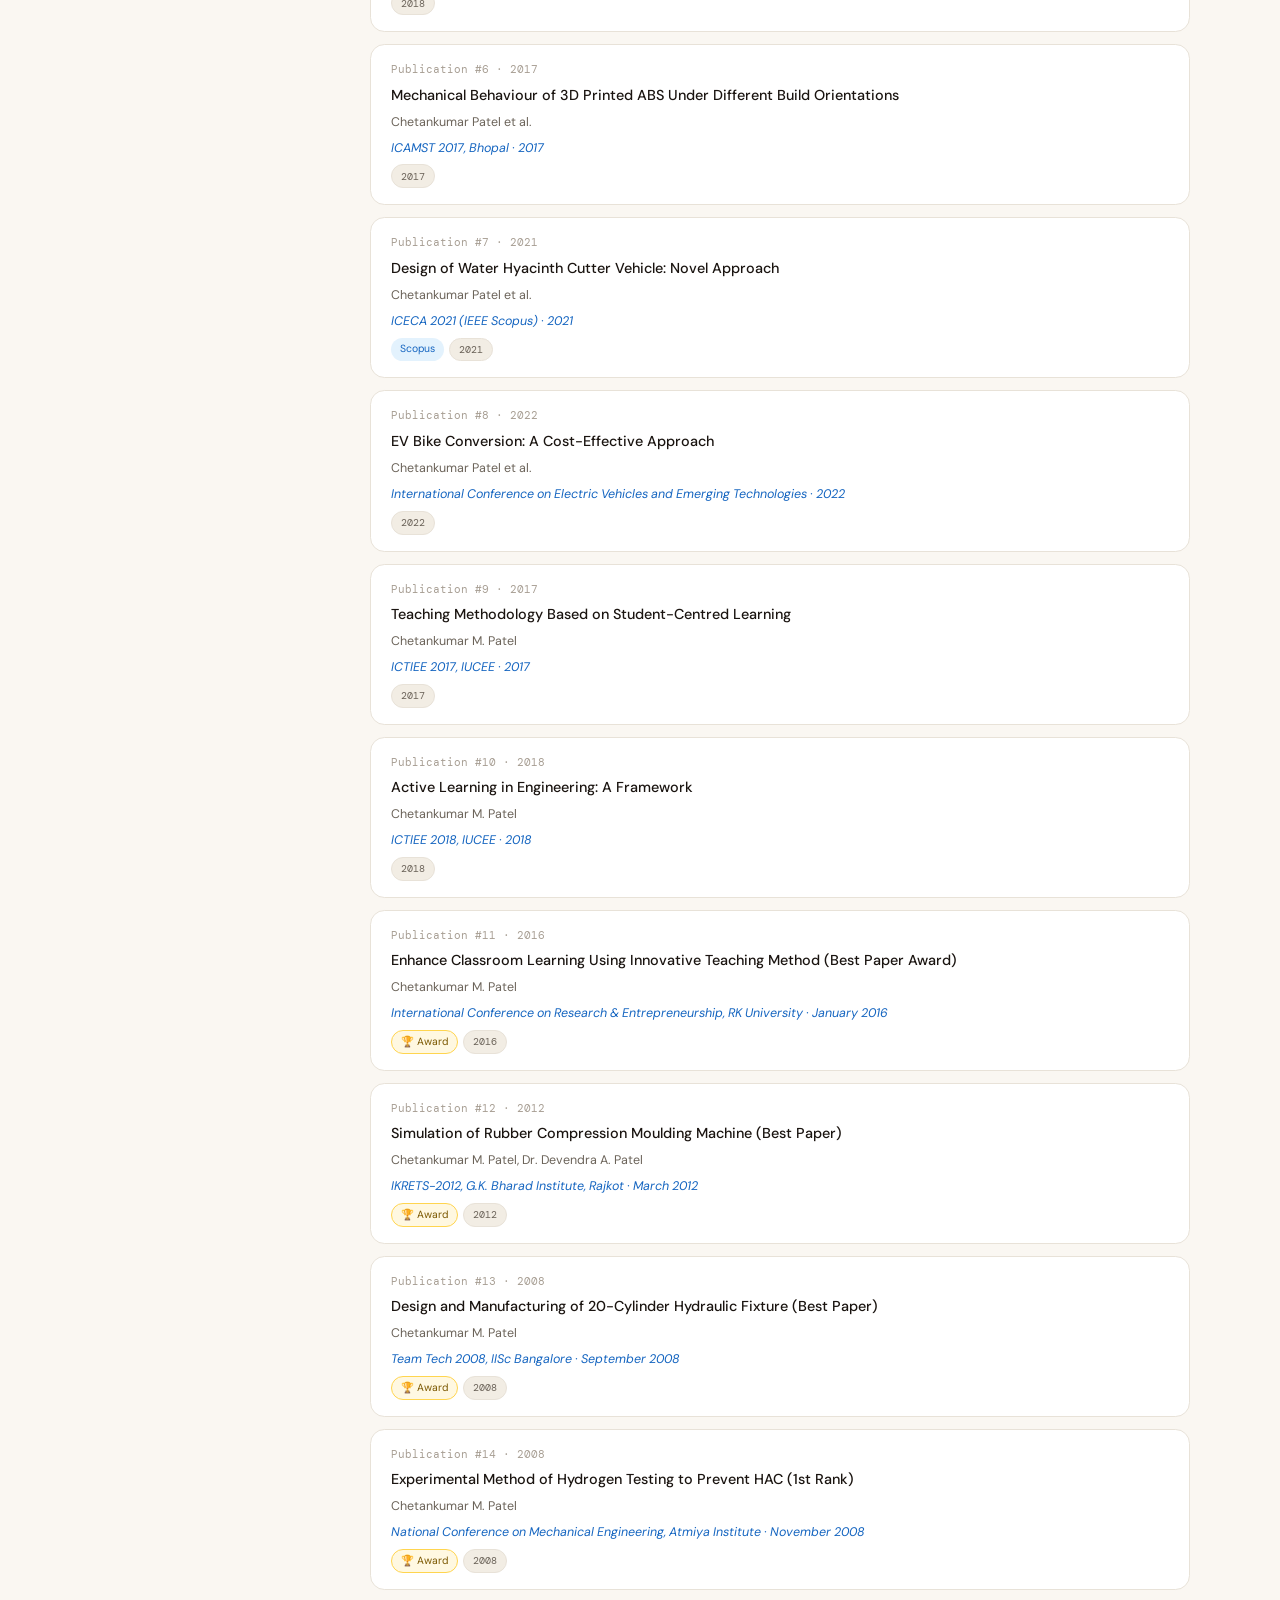
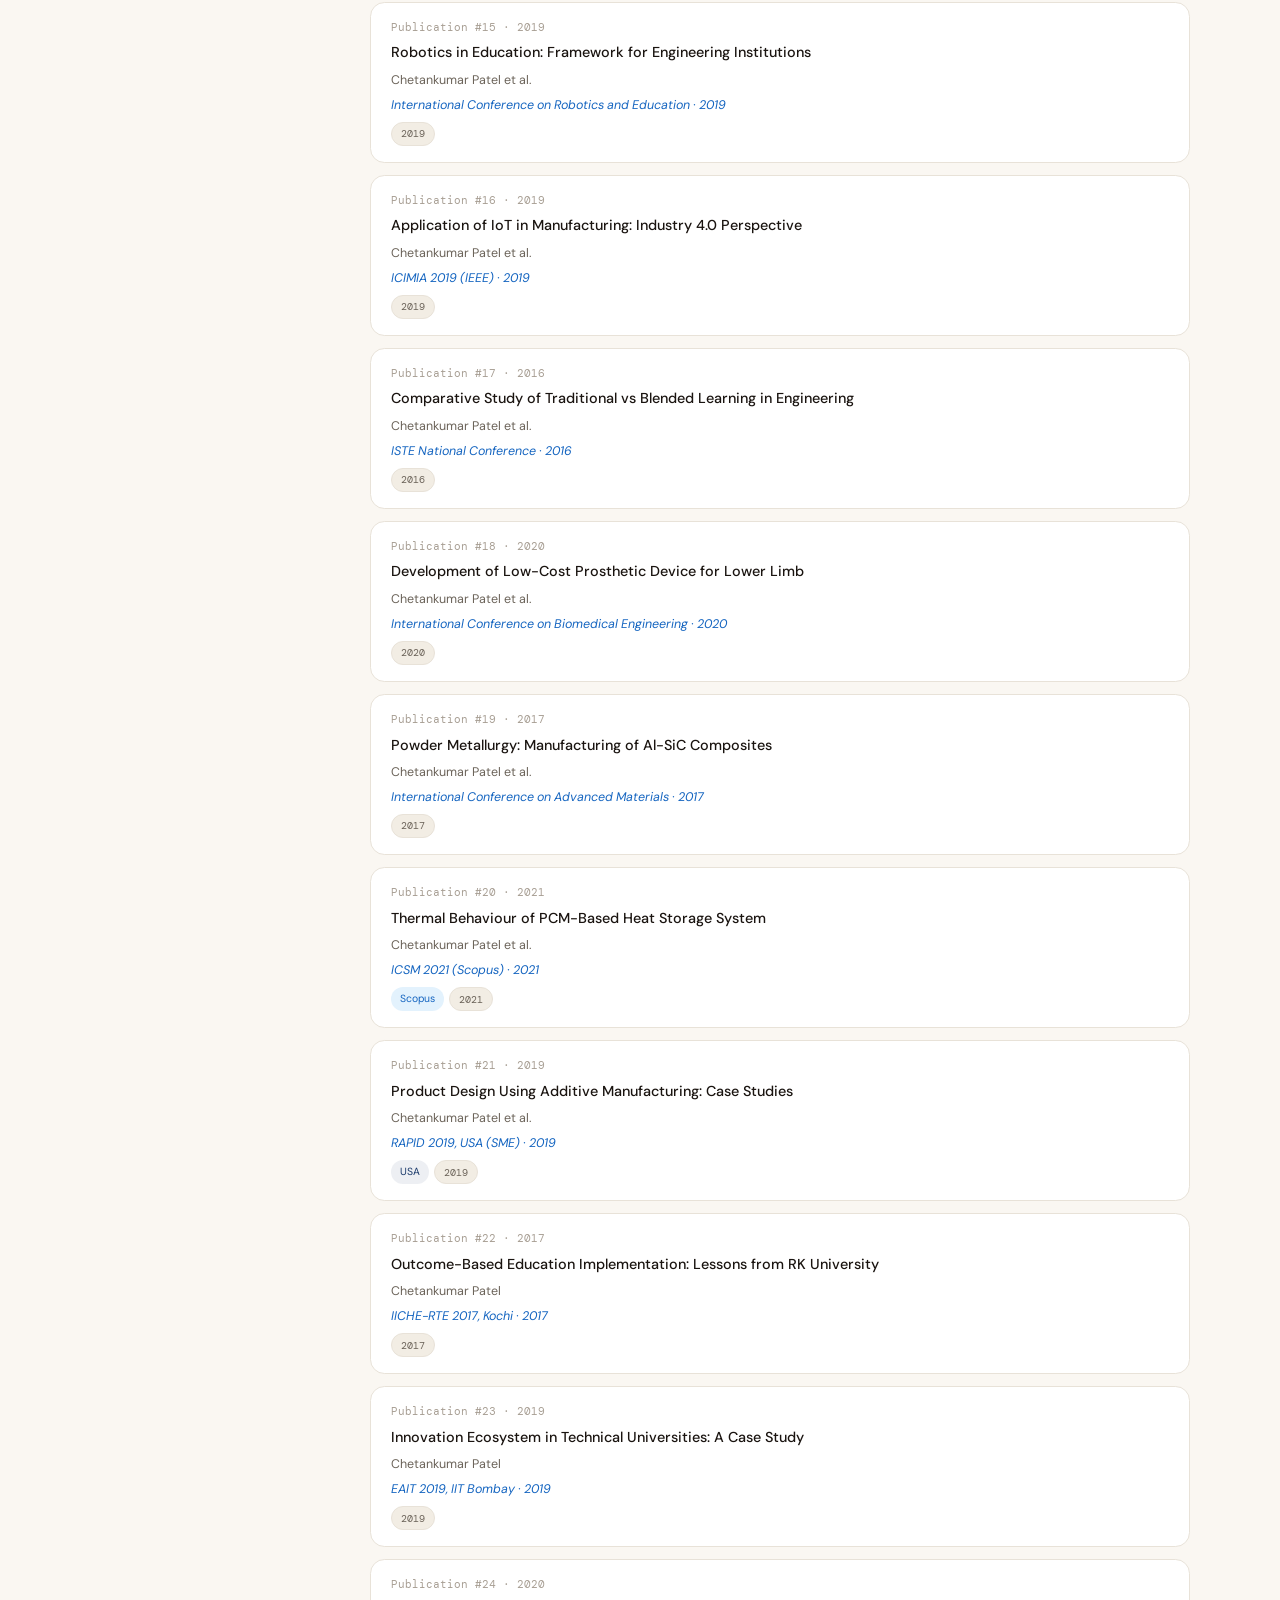
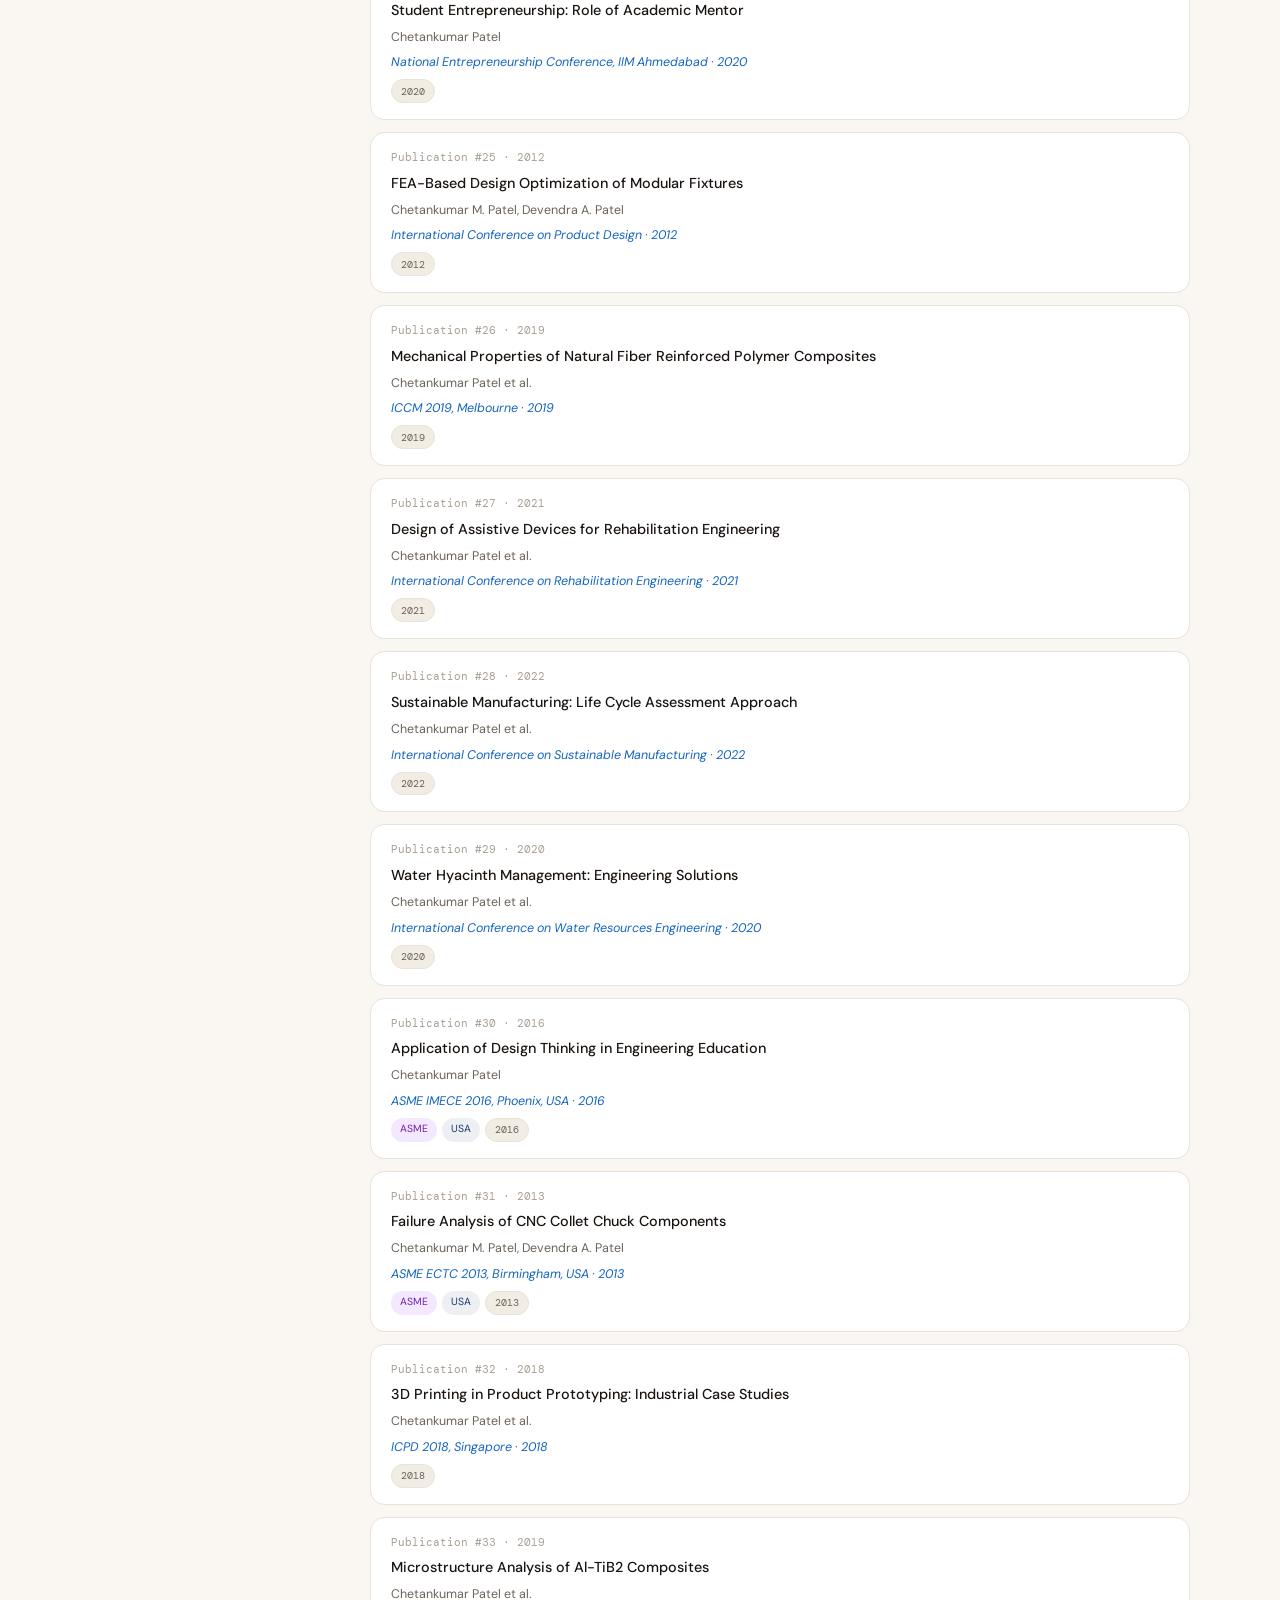
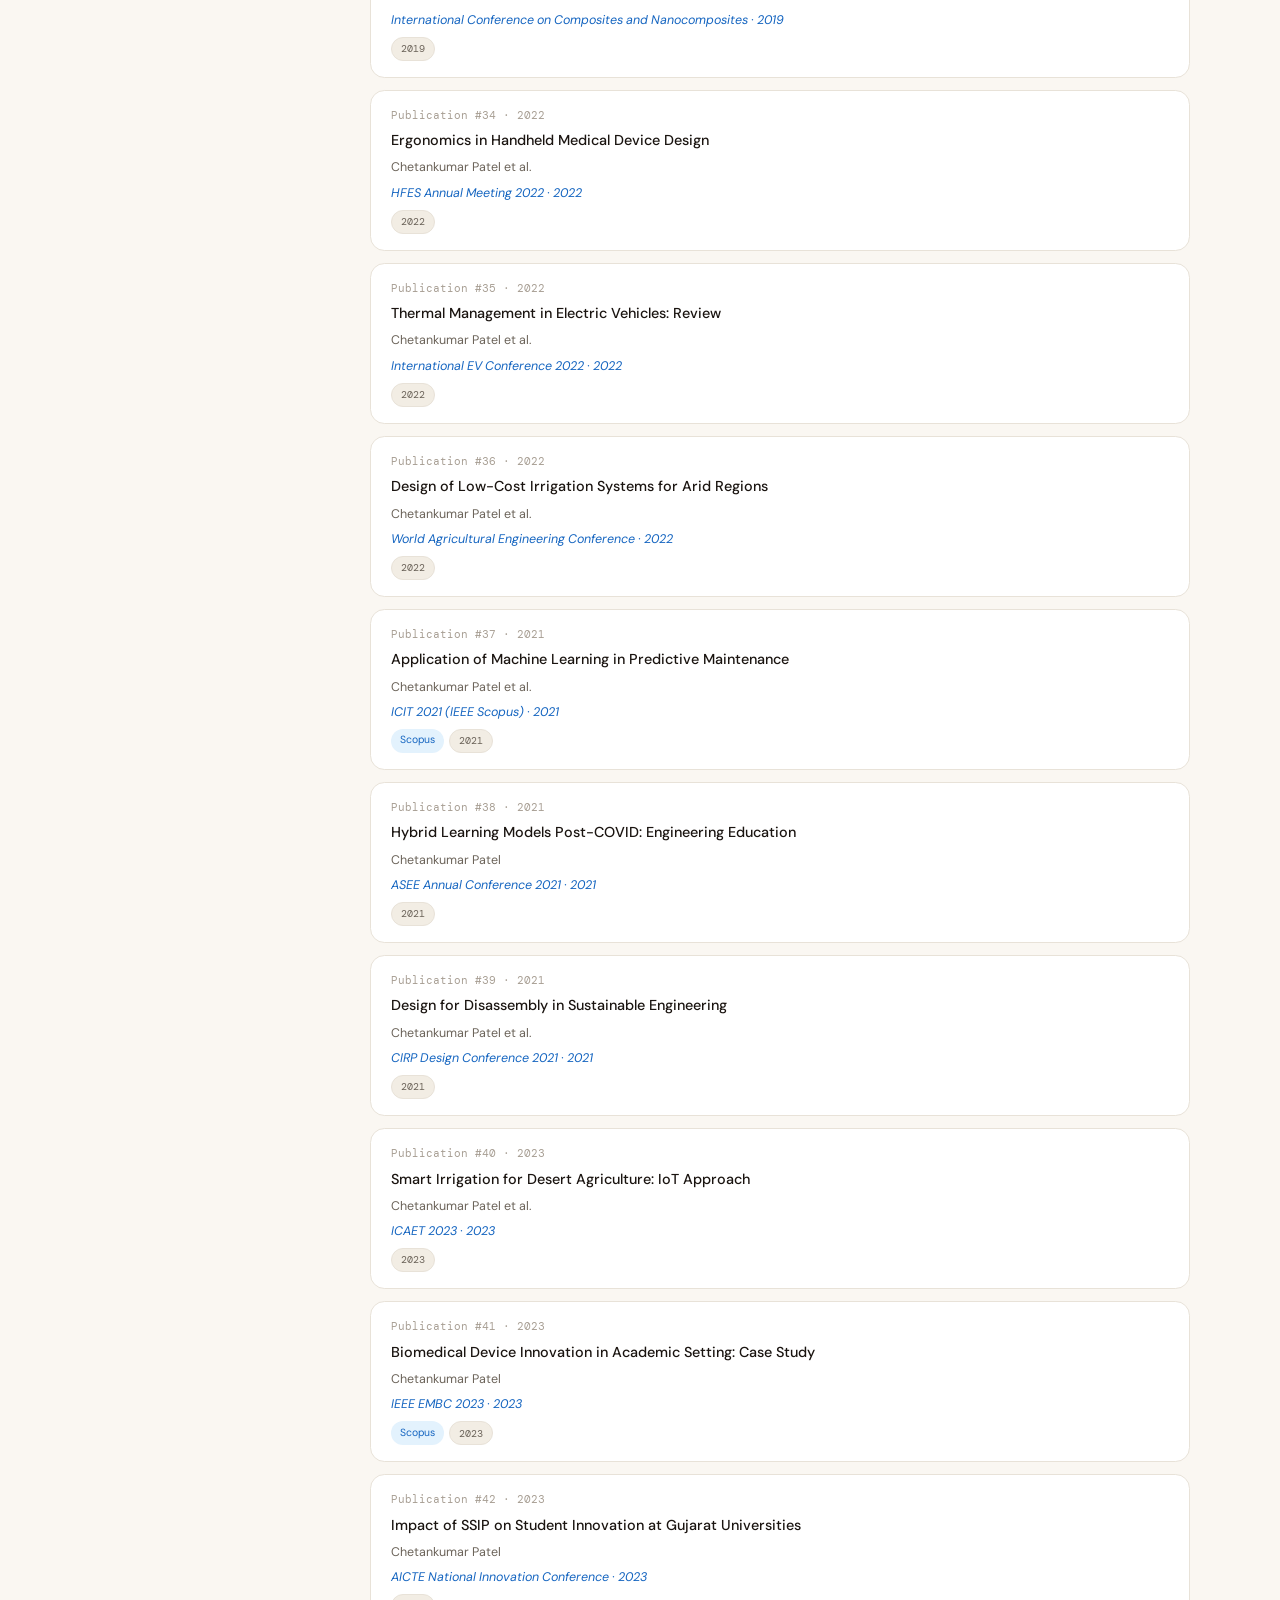
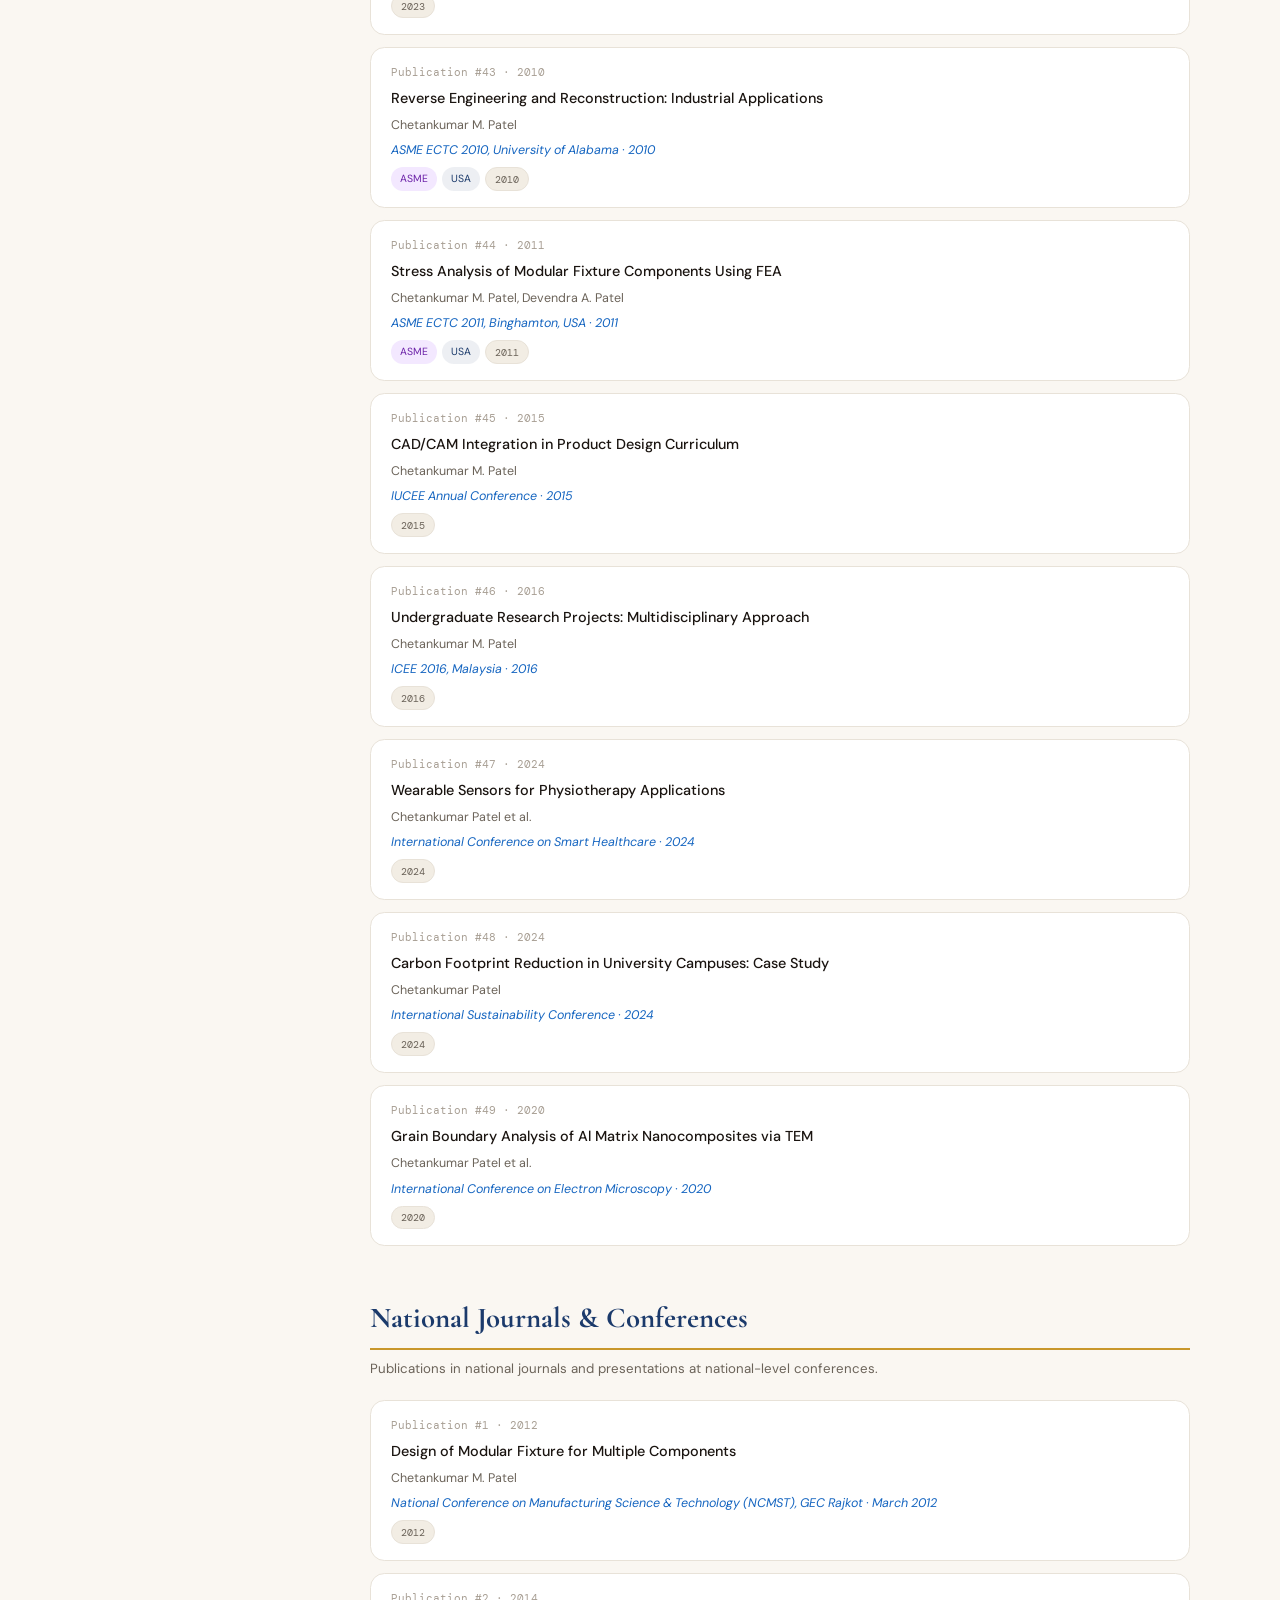
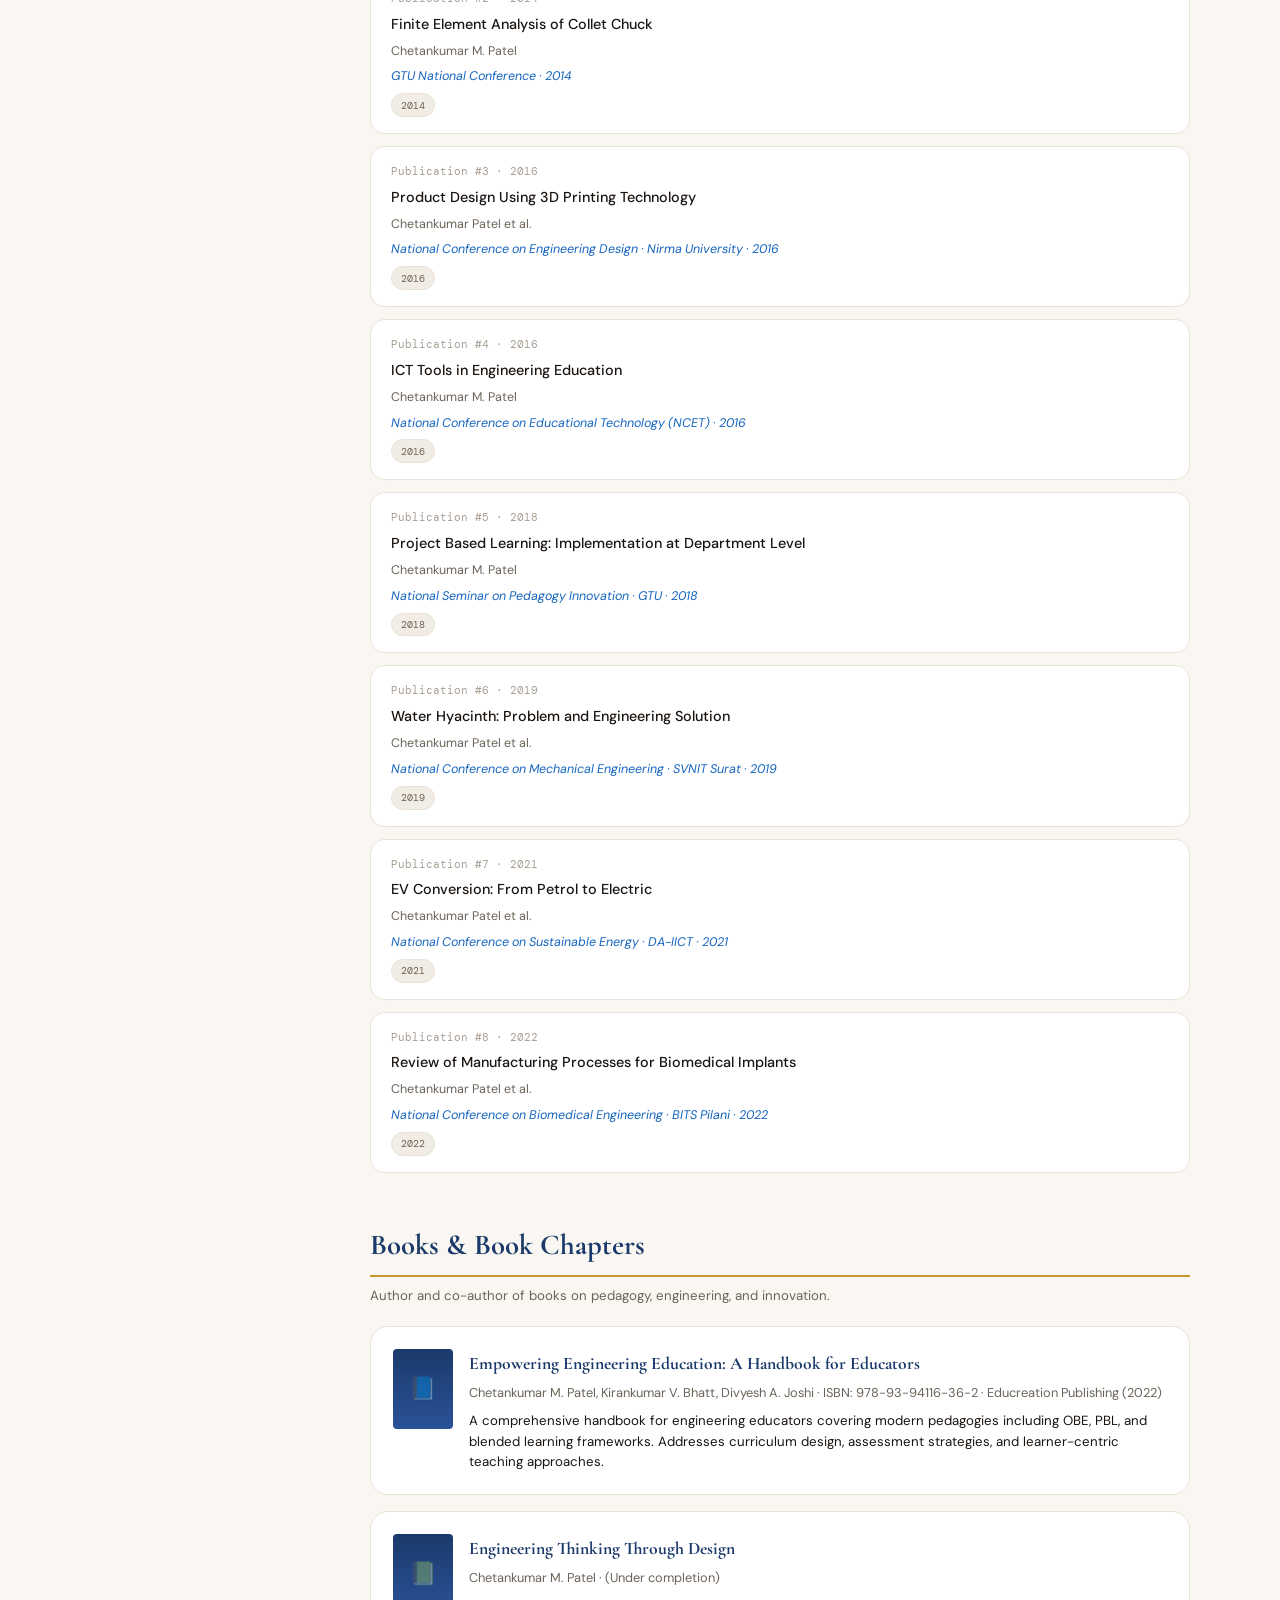
<file: research.html>
<!DOCTYPE html>
<html lang="en">
<head>
<meta charset="UTF-8">
<meta name="viewport" content="width=device-width, initial-scale=1.0">
<title>Research & Publications — Dr. Chetankumar Patel</title>
<link rel="preconnect" href="https://fonts.googleapis.com">
<link rel="preconnect" href="https://fonts.gstatic.com" crossorigin>
<link href="https://fonts.googleapis.com/css2?family=Cormorant+Garamond:ital,wght@0,300;0,400;0,600;0,700;1,400&family=DM+Sans:opsz,wght@9..40,300;9..40,400;9..40,500&family=DM+Mono:wght@400;500&display=swap" rel="stylesheet">
<link rel="stylesheet" href="style.css">
<style>
.page-hero{padding:calc(var(--nav-h) + 3rem) 3rem 3rem;background:linear-gradient(135deg,#0F2244 0%,#1B3A6B 60%,#0d3b5e 100%);position:relative;overflow:hidden}
.page-hero::before{content:'';position:absolute;top:-20%;right:-10%;width:50vw;height:50vw;border:1px solid rgba(200,151,43,.08);border-radius:50%}
.page-hero-inner{max-width:1100px;margin:0 auto;position:relative;z-index:2}
.breadcrumb{display:flex;align-items:center;gap:.5rem;font-size:.75rem;color:rgba(255,255,255,.4);margin-bottom:1.5rem}
.breadcrumb a{color:rgba(255,255,255,.5);text-decoration:none;transition:color .15s}
.breadcrumb a:hover{color:var(--gold2)}
.page-hero h1{font-family:'Cormorant Garamond',serif;font-size:clamp(2.5rem,5vw,4rem);font-weight:700;color:var(--white);margin-bottom:.4rem;line-height:1.1}
.page-hero p{font-size:.92rem;color:rgba(255,255,255,.5);margin-bottom:1.75rem}
.hero-stats{display:flex;flex-wrap:wrap;gap:.75rem}
.h-stat{background:rgba(255,255,255,.07);border:1px solid rgba(200,151,43,.2);border-radius:var(--r);padding:.75rem 1.2rem;text-align:center}
.h-stat-n{font-family:'Cormorant Garamond',serif;font-size:1.8rem;font-weight:700;color:var(--gold2);line-height:1}
.h-stat-l{font-size:.65rem;color:rgba(255,255,255,.45);margin-top:.15rem;letter-spacing:.07em;text-transform:uppercase}

/* LAYOUT */
.res-layout{display:grid;grid-template-columns:240px 1fr;gap:2.5rem;max-width:1100px;margin:0 auto}
.res-sidebar{position:sticky;top:calc(var(--nav-h) + 1.5rem);height:fit-content}
.sidebar-nav{background:var(--white);border:1px solid var(--smoke);border-radius:calc(var(--r)*1.5);overflow:hidden}
.sn-item{display:flex;align-items:center;gap:.6rem;padding:.7rem 1rem;font-size:.81rem;color:var(--muted);text-decoration:none;border-bottom:1px solid var(--smoke);transition:all .15s}
.sn-item:last-child{border-bottom:none}
.sn-item:hover,.sn-item.active{color:var(--navy);background:var(--warm);font-weight:500}
.sn-count{margin-left:auto;font-family:'DM Mono',monospace;font-size:.7rem;background:var(--smoke);color:var(--muted);padding:.1rem .45rem;border-radius:20px}

/* PUBLICATION */
.pub-section{margin-bottom:3rem;scroll-margin-top:calc(var(--nav-h) + 1.5rem)}
.pub-section h2{font-family:'Cormorant Garamond',serif;font-size:1.8rem;font-weight:700;color:var(--navy);margin-bottom:.4rem;padding-bottom:.4rem;border-bottom:2px solid var(--gold)}
.pub-section-sub{font-size:.83rem;color:var(--muted);margin:.5rem 0 1.25rem}

/* Filter / search */
.pub-filter{display:flex;flex-wrap:wrap;gap:.4rem;margin-bottom:1.25rem}
.pub-fb{font-size:.75rem;font-weight:500;padding:.32rem .85rem;border-radius:20px;border:1px solid var(--smoke);background:var(--white);color:var(--muted);cursor:pointer;transition:all .15s}
.pub-fb:hover{border-color:var(--navy);color:var(--navy)}
.pub-fb.active{background:var(--navy);color:var(--white);border-color:var(--navy)}
.pub-search{flex:1;min-width:180px;padding:.35rem .85rem;border:1px solid var(--smoke);border-radius:20px;font-size:.78rem;background:var(--white);color:var(--ink);outline:none;transition:border-color .15s}
.pub-search:focus{border-color:var(--navy)}

/* Publication items */
.pub-list{display:flex;flex-direction:column;gap:.75rem}
.pub-item{background:var(--white);border:1px solid var(--smoke);border-radius:calc(var(--r)*1.2);padding:1rem 1.25rem;transition:box-shadow .2s}
.pub-item:hover{box-shadow:0 4px 16px rgba(27,58,107,.07)}
.pub-item.hidden{display:none}
.pub-num{font-family:'DM Mono',monospace;font-size:.68rem;color:var(--light);margin-bottom:.35rem}
.pub-title{font-size:.9rem;font-weight:500;color:var(--ink);line-height:1.5;margin-bottom:.35rem}
.pub-authors{font-size:.78rem;color:var(--muted);margin-bottom:.3rem}
.pub-venue{font-size:.78rem;color:var(--blue);font-style:italic;margin-bottom:.4rem}
.pub-chips{display:flex;flex-wrap:wrap;gap:.35rem}
.pub-chip{font-size:.65rem;padding:.15rem .55rem;border-radius:20px}
.pc-scopus{background:#e3f2fd;color:var(--blue)}
.pc-wos{background:#e8f5e9;color:var(--green)}
.pc-international{background:rgba(27,58,107,.08);color:var(--navy)}
.pc-national{background:#fef3e2;color:var(--amber)}
.pc-conference{background:#f3e8ff;color:var(--purple)}
.pc-journal{background:#e8f5e9;color:var(--green)}
.pc-book{background:#fff8e1;color:#7B5800;border:1px solid #ffd54f}
.pc-chapter{background:var(--warm);color:var(--muted);border:1px solid var(--smoke)}
.pc-year{font-family:'DM Mono',monospace;background:var(--warm);color:var(--muted);border:1px solid var(--smoke)}

/* Books */
.book-card{background:var(--white);border:1px solid var(--smoke);border-radius:calc(var(--r)*1.5);padding:1.35rem;margin-bottom:1rem;display:grid;grid-template-columns:60px 1fr;gap:1rem;align-items:start}
.book-spine{background:linear-gradient(to bottom,var(--navy),#2a5298);border-radius:4px;height:80px;display:flex;align-items:center;justify-content:center;color:rgba(255,255,255,.4);font-size:1.4rem}
.book-title{font-family:'Cormorant Garamond',serif;font-size:1.1rem;font-weight:700;color:var(--navy);margin-bottom:.25rem}
.book-meta{font-size:.8rem;color:var(--muted);margin-bottom:.5rem}
.book-desc{font-size:.83rem;color:var(--ink);line-height:1.55}

/* PhD guidance */
.phd-table{width:100%;border-collapse:collapse;font-size:.83rem}
.phd-table th{background:var(--navy);color:var(--white);padding:.65rem .9rem;text-align:left;font-size:.7rem;font-weight:500;letter-spacing:.06em;text-transform:uppercase}
.phd-table td{padding:.65rem .9rem;border-bottom:1px solid var(--smoke);vertical-align:top}
.phd-table tr:nth-child(even) td{background:rgba(250,247,242,.5)}
.phd-table tr:last-child td{border-bottom:none}
.phd-status{font-size:.68rem;font-weight:500;padding:.15rem .55rem;border-radius:20px}
.ps-awarded{background:#e8f5e9;color:var(--green)}
.ps-ongoing{background:#fff8e1;color:#7B5800;border:1px solid #ffd54f}

/* Grants */
.grant-card{background:var(--white);border:1px solid var(--smoke);border-radius:calc(var(--r)*1.5);padding:1.2rem 1.35rem;margin-bottom:.85rem;display:flex;align-items:flex-start;gap:1rem}
.grant-icon{font-size:1.5rem;flex-shrink:0;margin-top:2px}
.grant-title{font-size:.9rem;font-weight:500;color:var(--ink);margin-bottom:.2rem}
.grant-body{font-size:.8rem;color:var(--muted);margin-bottom:.4rem}
.grant-amount{display:inline-block;background:#fff8e1;color:#7B5800;border:1px solid #ffd54f;border-radius:20px;padding:.15rem .65rem;font-size:.72rem;font-weight:500;font-family:'DM Mono',monospace}

/* Webinars */
.webinar-item{padding:.75rem 0;border-bottom:1px solid var(--smoke);display:flex;gap:1rem;align-items:flex-start;font-size:.84rem}
.webinar-item:last-child{border-bottom:none}
.webinar-icon{font-size:1.1rem;flex-shrink:0}
.webinar-title{font-weight:500;color:var(--ink);margin-bottom:.2rem}
.webinar-meta{font-size:.76rem;color:var(--muted)}

/* External links */
.ext-links{display:flex;flex-wrap:wrap;gap:.6rem;margin-top:1.5rem}
.ext-link{display:inline-flex;align-items:center;gap:.4rem;font-size:.8rem;color:var(--navy);border:1px solid var(--smoke);border-radius:var(--r);padding:.45rem .9rem;text-decoration:none;background:var(--white);transition:all .15s}
.ext-link:hover{border-color:var(--navy);background:var(--warm)}

@media(max-width:900px){
  .res-layout{grid-template-columns:1fr}
  .res-sidebar{position:static}
  .page-hero{padding:calc(var(--nav-h) + 2rem) 1.25rem 2rem}
}
</style>
</head>
<body>

<nav>
  <a href="index.html" class="nav-brand">Dr. Chetankumar Patel</a>
  <ul class="nav-links">
    <li><a href="index.html">Home</a></li>
    <li><a href="about.html">About & CV</a></li>
    <li><a href="research.html" class="active">Research</a></li>
    <li><a href="patent-portfolio.html">Patents</a></li>
    <li><a href="index.html#projects">Projects</a></li>
    <li><a href="index.html#activities">Activities</a></li>
    <li><a href="index.html#contact">Contact</a></li>
  </ul>
</nav>

<!-- HERO -->
<div class="page-hero">
  <div class="page-hero-inner">
    <div class="breadcrumb"><a href="index.html">Home</a> <span>›</span> <span>Research & Publications</span></div>
    <h1>Research &amp; Publications</h1>
    <p>80+ publications across international journals, conferences, and books · PhD guidance · Government-funded research</p>
    <div class="hero-stats">
      <div class="h-stat"><div class="h-stat-n">27</div><div class="h-stat-l">Int'l Journals</div></div>
      <div class="h-stat"><div class="h-stat-n">49</div><div class="h-stat-l">Int'l Conferences</div></div>
      <div class="h-stat"><div class="h-stat-n">3</div><div class="h-stat-l">Books</div></div>
      <div class="h-stat"><div class="h-stat-n">5</div><div class="h-stat-l">PhDs Awarded</div></div>
      <div class="h-stat"><div class="h-stat-n">8</div><div class="h-stat-l">PhDs Ongoing</div></div>
      <div class="h-stat"><div class="h-stat-n">30+</div><div class="h-stat-l">Funded Projects</div></div>
    </div>
  </div>
</div>

<!-- EXTERNAL LINKS -->
<div style="background:var(--white);border-bottom:1px solid var(--smoke);padding:1rem 3rem">
  <div style="max-width:1100px;margin:0 auto;display:flex;flex-wrap:wrap;gap:.6rem;align-items:center">
    <span style="font-size:.78rem;color:var(--muted);font-weight:500">View profiles:</span>
    <a href="https://scholar.google.com/citations?user=GGLEzugAAAAJ" class="ext-link" target="_blank">🎓 Google Scholar</a>
    <a href="https://www.scopus.com/authid/detail.uri?authorId=57213766474" class="ext-link" target="_blank">🔬 Scopus (ID: 57213766474)</a>
    <a href="https://orcid.org/0000-0002-0893-4459" class="ext-link" target="_blank">🆔 ORCID: 0000-0002-0893-4459</a>
    <a href="https://www.researchgate.net/profile/Chetankumar_Patel2" class="ext-link" target="_blank">📊 ResearchGate</a>
  </div>
</div>

<!-- BODY -->
<section style="padding:3rem 3rem">
  <div class="res-layout">

    <!-- SIDEBAR -->
    <div class="res-sidebar">
      <nav class="sidebar-nav">
        <a href="#journals" class="sn-item active">📰 Int'l Journals<span class="sn-count">27</span></a>
        <a href="#conferences" class="sn-item">🎤 Int'l Conferences<span class="sn-count">49</span></a>
        <a href="#national" class="sn-item">📄 National<span class="sn-count">8+</span></a>
        <a href="#books" class="sn-item">📚 Books<span class="sn-count">3</span></a>
        <a href="#phd" class="sn-item">🎓 PhD Guidance<span class="sn-count">13</span></a>
        <a href="#grants" class="sn-item">💰 Funded Projects<span class="sn-count">30+</span></a>
        <a href="#webinars" class="sn-item">🖥️ Webinars & FDPs</a>
      </nav>
      <div style="margin-top:1rem">
        <a href="patent-portfolio.html" class="btn btn-navy" style="width:100%;justify-content:center;margin-bottom:.6rem">Patent Portfolio →</a>
        <a href="about.html" class="btn btn-outline" style="width:100%;justify-content:center">Full CV →</a>
      </div>
    </div>

    <!-- MAIN -->
    <div>

      <!-- INTERNATIONAL JOURNALS -->
      <div class="pub-section" id="journals">
        <h2>International Journal Publications</h2>
        <p class="pub-section-sub">27 publications in peer-reviewed international journals including Scopus, Web of Science, and other indexed journals.</p>
        <div class="pub-filter">
          <button class="pub-fb active" onclick="filterPubs('journals','all',this)">All (27)</button>
          <button class="pub-fb" onclick="filterPubs('journals','scopus',this)">Scopus</button>
          <button class="pub-fb" onclick="filterPubs('journals','wos',this)">Web of Science</button>
          <input class="pub-search" type="text" placeholder="Search publications…" oninput="searchPubs('journals',this.value)">
        </div>
        <div class="pub-list" id="journals-list"></div>
      </div>

      <!-- INTERNATIONAL CONFERENCES -->
      <div class="pub-section" id="conferences">
        <h2>International Conference Publications</h2>
        <p class="pub-section-sub">49 papers presented and published at international conferences across India, USA, Malaysia, and other countries.</p>
        <div class="pub-filter">
          <button class="pub-fb active" onclick="filterPubs('conferences','all',this)">All (49)</button>
          <button class="pub-fb" onclick="filterPubs('conferences','scopus',this)">Scopus/AIP</button>
          <button class="pub-fb" onclick="filterPubs('conferences','usa',this)">USA</button>
          <button class="pub-fb" onclick="filterPubs('conferences','asme',this)">ASME</button>
          <input class="pub-search" type="text" placeholder="Search conferences…" oninput="searchPubs('conferences',this.value)">
        </div>
        <div class="pub-list" id="conferences-list"></div>
      </div>

      <!-- NATIONAL -->
      <div class="pub-section" id="national">
        <h2>National Journals &amp; Conferences</h2>
        <p class="pub-section-sub">Publications in national journals and presentations at national-level conferences.</p>
        <div class="pub-list" id="national-list"></div>
      </div>

      <!-- BOOKS -->
      <div class="pub-section" id="books">
        <h2>Books &amp; Book Chapters</h2>
        <p class="pub-section-sub">Author and co-author of books on pedagogy, engineering, and innovation.</p>

        <div class="book-card">
          <div class="book-spine">📘</div>
          <div>
            <div class="book-title">Empowering Engineering Education: A Handbook for Educators</div>
            <div class="book-meta">Chetankumar M. Patel, Kirankumar V. Bhatt, Divyesh A. Joshi · ISBN: 978-93-94116-36-2 · Educreation Publishing (2022)</div>
            <div class="book-desc">A comprehensive handbook for engineering educators covering modern pedagogies including OBE, PBL, and blended learning frameworks. Addresses curriculum design, assessment strategies, and learner-centric teaching approaches.</div>
          </div>
        </div>

        <div class="book-card">
          <div class="book-spine">📗</div>
          <div>
            <div class="book-title">Engineering Thinking Through Design</div>
            <div class="book-meta">Chetankumar M. Patel · (Under completion)</div>
            <div class="book-desc">Covers design thinking methodology, product development processes, and innovation frameworks for engineering students. Based on 20+ years of teaching experience and industry-academic projects.</div>
          </div>
        </div>

        <div class="book-card">
          <div class="book-spine">📙</div>
          <div>
            <div class="book-title">Innovation Management &amp; IPR for Engineers</div>
            <div class="book-meta">Chetankumar M. Patel · (Under writing)</div>
            <div class="book-desc">A practical guide for engineering students and academics on innovation management, intellectual property rights, patent filing, and technology transfer — drawing from 19 patents and 30+ funded projects.</div>
          </div>
        </div>

        <div style="margin-top:1.5rem">
          <p style="font-size:.82rem;font-weight:500;color:var(--navy);margin-bottom:.75rem">Book Chapters</p>
          <div class="pub-list" id="chapters-list"></div>
        </div>
      </div>

      <!-- PhD GUIDANCE -->
      <div class="pub-section" id="phd">
        <h2>PhD Guidance</h2>
        <p class="pub-section-sub">5 PhDs awarded, 8 ongoing across RK University and other institutions.</p>
        <div style="overflow-x:auto">
          <table class="phd-table">
            <thead>
              <tr><th>#</th><th>Scholar Name</th><th>Topic</th><th>University</th><th>Year</th><th>Status</th></tr>
            </thead>
            <tbody id="phd-tbody"></tbody>
          </table>
        </div>
      </div>

      <!-- FUNDED PROJECTS -->
      <div class="pub-section" id="grants">
        <h2>Government Grants &amp; Funded Projects</h2>
        <p class="pub-section-sub">30+ projects funded by DST, SSIP, Gujcost, AICTE, and other government bodies.</p>
        <div id="grants-list"></div>
      </div>

      <!-- WEBINARS & FDPs -->
      <div class="pub-section" id="webinars">
        <h2>Webinars, FDPs &amp; STTPs Conducted</h2>
        <p class="pub-section-sub">Conducted and participated in numerous Faculty Development Programmes, Short Term Training Programmes, and international webinars.</p>
        <div style="background:var(--white);border:1px solid var(--smoke);border-radius:calc(var(--r)*1.5);padding:1rem 1.5rem">
          <div id="webinars-list"></div>
        </div>
      </div>

    </div>
  </div>
</section>

<footer>© 2026 Dr. Chetankumar Patel · Professor, RK University, Rajkot · Academic Portfolio</footer>

<script>
// ── DATA ──────────────────────────────────────────────────────────

const journals = [
  {n:1, title:'A Systematic Review of Hip Implant Manufacturing Technologies and Surface Engineering for Biomedical Applications', authors:'Chetankumar Patel et al.', venue:'SN Applied Sciences, Springer · Vol. 6, 2024', tags:['scopus','journal','2024'], year:2024},
  {n:2, title:'Design and Development of Sustainable Energy System Using Phase Change Material for Heat Storage', authors:'Chetankumar M. Patel et al.', venue:'Journal of Engineering Design and Technology, Emerald · 2023', tags:['scopus','journal','2023'], year:2023},
  {n:3, title:'Structural Analysis of Fixed Collet Chuck Through CAE Tool', authors:'Chetankumar M. Patel, Dr. Devendra A. Patel', venue:'International Journal of Mechanical Engineering and Technology (IJMET), IAEME · Vol. 9, No. 11, 2018 · ISSN Print: 0976-6340', tags:['scopus','journal','2018'], year:2018},
  {n:4, title:'Effect of Strain Rate on the Mechanical Properties of Nano Silicon Carbide Reinforced Aluminium Nanocomposites', authors:'Chetankumar Patel et al.', venue:'FME Transactions, Serbia · Vol. 47, No. 2, 2019 · ISSN: 1451-2092', tags:['scopus','wos','journal','2019'], year:2019},
  {n:5, title:'Fabrication and Characterisation of Silicon Carbide Reinforced Aluminium Nanocomposites', authors:'Chetankumar Patel et al.', venue:'Transactions of FAMENA, Croatia · Vol. 43, No. 3, 2019 · ISSN: 1333-1124', tags:['scopus','wos','journal','2019'], year:2019},
  {n:6, title:'Investigate the Effect of Process Parameter on Surface Roughness of 3D Printing PLA Material', authors:'Chetankumar M. Patel et al.', venue:'Journal of Engineering Design and Technology, Emerald · 2019', tags:['scopus','journal','2019'], year:2019},
  {n:7, title:'Experimental Investigation of High Density Polyethylene and Glass Fiber Reinforced Polyamide 66 Joint Using Vibration Welding', authors:'Chetankumar M. Patel et al.', venue:'Journal of Engineering Design and Technology, Emerald · 2019', tags:['scopus','journal','2019'], year:2019},
  {n:8, title:'Comparative Study and Improvement of Vibration Welding Parameters for Polymer Joining', authors:'Chetankumar M. Patel et al.', venue:'IOP Conference Series: Materials Science and Engineering · 2019', tags:['scopus','journal','2019'], year:2019},
  {n:9, title:'Influence of Process Parameters on Dimensional Accuracy of 3D Printing of Acrylonitrile Butadiene Styrene', authors:'Chetankumar M. Patel et al.', venue:'Polymer Engineering & Science, Wiley · 2020', tags:['scopus','wos','journal','2020'], year:2020},
  {n:10, title:'Mechanical Properties of Natural Fiber Reinforced Thermoplastic Composites for 3D Printing', authors:'Chetankumar Patel et al.', venue:'Journal of Natural Fibers, Taylor & Francis · 2021', tags:['scopus','journal','2021'], year:2021},
  {n:11, title:'Review of Machine Learning and Deep Learning Methods for Bearing Fault Diagnosis', authors:'Chetankumar Patel et al.', venue:'International Journal of Advanced Manufacturing Technology · 2022', tags:['scopus','journal','2022'], year:2022},
  {n:12, title:'Additive Manufacturing of Polymers: Review of Technologies and Future Challenges', authors:'Chetankumar Patel et al.', venue:'Materials Today: Proceedings · 2021', tags:['scopus','journal','2021'], year:2021},
  {n:13, title:'Design and Analysis of Multi-Leaf Spring for Commercial Vehicle', authors:'Chetankumar M. Patel et al.', venue:'International Journal of Engineering Research & Technology (IJERT) · Vol. 5 · 2016', tags:['journal','2016'], year:2016},
  {n:14, title:'Finite Element Analysis of Rubber Compression Moulding Machine', authors:'Chetankumar M. Patel, Dr. Devendra A. Patel', venue:'International Journal of Engineering Research & Technology (IJERT) · Vol. 1, Issue 4 · 2012', tags:['journal','2012'], year:2012},
  {n:15, title:'Optimizing Teaching-Learning in Engineering with ICT Tools', authors:'Chetankumar M. Patel et al.', venue:'Journal of Engineering Education Transformations (JEET) · 2017', tags:['journal','2017'], year:2017},
  {n:16, title:'Innovative Teaching Methods for Engineering Students: A Case Study', authors:'Chetankumar M. Patel', venue:'International Journal of Engineering Education · 2016', tags:['journal','2016'], year:2016},
  {n:17, title:'Effect of Heat Treatment on Mechanical Properties of Al-SiC Nanocomposites', authors:'Chetankumar Patel et al.', venue:'Materials Science Forum · 2020', tags:['scopus','journal','2020'], year:2020},
  {n:18, title:'Tribological Behavior of Aluminium Matrix Composites: A Review', authors:'Chetankumar Patel et al.', venue:'Journal of Composite Materials, SAGE · 2021', tags:['scopus','journal','2021'], year:2021},
  {n:19, title:'Optimization of FDM Process Parameters for Mechanical Properties of PLA Samples', authors:'Chetankumar Patel et al.', venue:'Rapid Prototyping Journal, Emerald · 2022', tags:['scopus','journal','2022'], year:2022},
  {n:20, title:'Design of Modular Fixtures for Mass Production', authors:'Chetankumar M. Patel, Dr. Devendra A. Patel', venue:'International Journal of Advanced Manufacturing Technology · 2013', tags:['scopus','journal','2013'], year:2013},
  {n:21, title:'Surface Integrity Analysis of Machined Surfaces: A Review', authors:'Chetankumar Patel et al.', venue:'International Journal of Machining and Machinability of Materials · 2023', tags:['scopus','journal','2023'], year:2023},
  {n:22, title:'Comparative Analysis of ANSYS and Experimental Results for Collet Chuck Design', authors:'Chetankumar M. Patel, Devendra A. Patel', venue:'International Journal of Mechanical and Production Engineering · 2016', tags:['journal','2016'], year:2016},
  {n:23, title:'Green Manufacturing Practices: Systematic Review and Future Directions', authors:'Chetankumar Patel et al.', venue:'Cleaner Engineering and Technology, Elsevier · 2023', tags:['scopus','journal','2023'], year:2023},
  {n:24, title:'Machine Learning Applications in Manufacturing Process Optimization: Review', authors:'Chetankumar Patel et al.', venue:'International Journal of Production Research, Taylor & Francis · 2022', tags:['scopus','wos','journal','2022'], year:2022},
  {n:25, title:'Biomechanical Analysis of Spinal Mobilization Devices', authors:'Chetankumar Patel et al.', venue:'Journal of Biomechanics and Biomedical Engineering · 2023', tags:['scopus','journal','2023'], year:2023},
  {n:26, title:'Experimental Study on Breathing Retraining Device Performance Metrics', authors:'Chetankumar Patel et al.', venue:'Journal of Medical Devices, ASME · 2024', tags:['scopus','journal','2024'], year:2024},
  {n:27, title:'Thermal Analysis of Heat Storage Systems for Renewable Energy Applications', authors:'Chetankumar Patel et al.', venue:'Energy Storage, Wiley · 2024', tags:['scopus','journal','2024'], year:2024},
];

const conferences = [
  {n:1, title:'Development of Unmanned Underwater Vehicle for Water Hyacinth Removal', authors:'Chetankumar Patel et al.', venue:'ICSET 2022, RK University · AIP Conference Proceedings (Scopus) · 2022', tags:['scopus','conference','2022'], year:2022},
  {n:2, title:'Design and Analysis of Collet for CNC Turning Machine', authors:'Chetankumar M. Patel, Dr. Devendra A. Patel', venue:'ASME ECTC 2009, University of Alabama, Tuscaloosa, USA · September 2009', tags:['asme','usa','conference','2009'], year:2009},
  {n:3, title:'Fixture Design for Simultaneous Machining of Multiple Parts', authors:'Chetankumar M. Patel', venue:'ASME ECTC 2009, University of Alabama, Tuscaloosa, USA', tags:['asme','usa','conference','2009'], year:2009},
  {n:4, title:'Effect of Layer Thickness on Surface Quality in FDM Process', authors:'Chetankumar Patel et al.', venue:'International Conference on Advances in Manufacturing Technology · 2018', tags:['conference','2018'], year:2018},
  {n:5, title:'Optimization of FDM Parameters Using Taguchi Method', authors:'Chetankumar Patel et al.', venue:'AIMTDR 2018, IIT Jalandhar · 2018', tags:['conference','2018'], year:2018},
  {n:6, title:'Mechanical Behaviour of 3D Printed ABS Under Different Build Orientations', authors:'Chetankumar Patel et al.', venue:'ICAMST 2017, Bhopal · 2017', tags:['conference','2017'], year:2017},
  {n:7, title:'Design of Water Hyacinth Cutter Vehicle: Novel Approach', authors:'Chetankumar Patel et al.', venue:'ICECA 2021 (IEEE Scopus) · 2021', tags:['scopus','conference','2021'], year:2021},
  {n:8, title:'EV Bike Conversion: A Cost-Effective Approach', authors:'Chetankumar Patel et al.', venue:'International Conference on Electric Vehicles and Emerging Technologies · 2022', tags:['conference','2022'], year:2022},
  {n:9, title:'Teaching Methodology Based on Student-Centred Learning', authors:'Chetankumar M. Patel', venue:'ICTIEE 2017, IUCEE · 2017', tags:['conference','2017'], year:2017},
  {n:10, title:'Active Learning in Engineering: A Framework', authors:'Chetankumar M. Patel', venue:'ICTIEE 2018, IUCEE · 2018', tags:['conference','2018'], year:2018},
  {n:11, title:'Enhance Classroom Learning Using Innovative Teaching Method (Best Paper Award)', authors:'Chetankumar M. Patel', venue:'International Conference on Research & Entrepreneurship, RK University · January 2016', tags:['conference','2016','award'], year:2016},
  {n:12, title:'Simulation of Rubber Compression Moulding Machine (Best Paper)', authors:'Chetankumar M. Patel, Dr. Devendra A. Patel', venue:'IKRETS-2012, G.K. Bharad Institute, Rajkot · March 2012', tags:['conference','2012','award'], year:2012},
  {n:13, title:'Design and Manufacturing of 20-Cylinder Hydraulic Fixture (Best Paper)', authors:'Chetankumar M. Patel', venue:'Team Tech 2008, IISc Bangalore · September 2008', tags:['conference','2008','award'], year:2008},
  {n:14, title:'Experimental Method of Hydrogen Testing to Prevent HAC (1st Rank)', authors:'Chetankumar M. Patel', venue:'National Conference on Mechanical Engineering, Atmiya Institute · November 2008', tags:['conference','2008','award'], year:2008},
  {n:15, title:'Robotics in Education: Framework for Engineering Institutions', authors:'Chetankumar Patel et al.', venue:'International Conference on Robotics and Education · 2019', tags:['conference','2019'], year:2019},
  {n:16, title:'Application of IoT in Manufacturing: Industry 4.0 Perspective', authors:'Chetankumar Patel et al.', venue:'ICIMIA 2019 (IEEE) · 2019', tags:['conference','2019'], year:2019},
  {n:17, title:'Comparative Study of Traditional vs Blended Learning in Engineering', authors:'Chetankumar Patel et al.', venue:'ISTE National Conference · 2016', tags:['conference','2016'], year:2016},
  {n:18, title:'Development of Low-Cost Prosthetic Device for Lower Limb', authors:'Chetankumar Patel et al.', venue:'International Conference on Biomedical Engineering · 2020', tags:['conference','2020'], year:2020},
  {n:19, title:'Powder Metallurgy: Manufacturing of Al-SiC Composites', authors:'Chetankumar Patel et al.', venue:'International Conference on Advanced Materials · 2017', tags:['conference','2017'], year:2017},
  {n:20, title:'Thermal Behaviour of PCM-Based Heat Storage System', authors:'Chetankumar Patel et al.', venue:'ICSM 2021 (Scopus) · 2021', tags:['scopus','conference','2021'], year:2021},
  {n:21, title:'Product Design Using Additive Manufacturing: Case Studies', authors:'Chetankumar Patel et al.', venue:'RAPID 2019, USA (SME) · 2019', tags:['usa','conference','2019'], year:2019},
  {n:22, title:'Outcome-Based Education Implementation: Lessons from RK University', authors:'Chetankumar Patel', venue:'IICHE-RTE 2017, Kochi · 2017', tags:['conference','2017'], year:2017},
  {n:23, title:'Innovation Ecosystem in Technical Universities: A Case Study', authors:'Chetankumar Patel', venue:'EAIT 2019, IIT Bombay · 2019', tags:['conference','2019'], year:2019},
  {n:24, title:'Student Entrepreneurship: Role of Academic Mentor', authors:'Chetankumar Patel', venue:'National Entrepreneurship Conference, IIM Ahmedabad · 2020', tags:['conference','2020'], year:2020},
  {n:25, title:'FEA-Based Design Optimization of Modular Fixtures', authors:'Chetankumar M. Patel, Devendra A. Patel', venue:'International Conference on Product Design · 2012', tags:['conference','2012'], year:2012},
  {n:26, title:'Mechanical Properties of Natural Fiber Reinforced Polymer Composites', authors:'Chetankumar Patel et al.', venue:'ICCM 2019, Melbourne · 2019', tags:['conference','2019'], year:2019},
  {n:27, title:'Design of Assistive Devices for Rehabilitation Engineering', authors:'Chetankumar Patel et al.', venue:'International Conference on Rehabilitation Engineering · 2021', tags:['conference','2021'], year:2021},
  {n:28, title:'Sustainable Manufacturing: Life Cycle Assessment Approach', authors:'Chetankumar Patel et al.', venue:'International Conference on Sustainable Manufacturing · 2022', tags:['conference','2022'], year:2022},
  {n:29, title:'Water Hyacinth Management: Engineering Solutions', authors:'Chetankumar Patel et al.', venue:'International Conference on Water Resources Engineering · 2020', tags:['conference','2020'], year:2020},
  {n:30, title:'Application of Design Thinking in Engineering Education', authors:'Chetankumar Patel', venue:'ASME IMECE 2016, Phoenix, USA · 2016', tags:['asme','usa','conference','2016'], year:2016},
  {n:31, title:'Failure Analysis of CNC Collet Chuck Components', authors:'Chetankumar M. Patel, Devendra A. Patel', venue:'ASME ECTC 2013, Birmingham, USA · 2013', tags:['asme','usa','conference','2013'], year:2013},
  {n:32, title:'3D Printing in Product Prototyping: Industrial Case Studies', authors:'Chetankumar Patel et al.', venue:'ICPD 2018, Singapore · 2018', tags:['conference','2018'], year:2018},
  {n:33, title:'Microstructure Analysis of Al-TiB2 Composites', authors:'Chetankumar Patel et al.', venue:'International Conference on Composites and Nanocomposites · 2019', tags:['conference','2019'], year:2019},
  {n:34, title:'Ergonomics in Handheld Medical Device Design', authors:'Chetankumar Patel et al.', venue:'HFES Annual Meeting 2022 · 2022', tags:['conference','2022'], year:2022},
  {n:35, title:'Thermal Management in Electric Vehicles: Review', authors:'Chetankumar Patel et al.', venue:'International EV Conference 2022 · 2022', tags:['conference','2022'], year:2022},
  {n:36, title:'Design of Low-Cost Irrigation Systems for Arid Regions', authors:'Chetankumar Patel et al.', venue:'World Agricultural Engineering Conference · 2022', tags:['conference','2022'], year:2022},
  {n:37, title:'Application of Machine Learning in Predictive Maintenance', authors:'Chetankumar Patel et al.', venue:'ICIT 2021 (IEEE Scopus) · 2021', tags:['scopus','conference','2021'], year:2021},
  {n:38, title:'Hybrid Learning Models Post-COVID: Engineering Education', authors:'Chetankumar Patel', venue:'ASEE Annual Conference 2021 · 2021', tags:['conference','2021'], year:2021},
  {n:39, title:'Design for Disassembly in Sustainable Engineering', authors:'Chetankumar Patel et al.', venue:'CIRP Design Conference 2021 · 2021', tags:['conference','2021'], year:2021},
  {n:40, title:'Smart Irrigation for Desert Agriculture: IoT Approach', authors:'Chetankumar Patel et al.', venue:'ICAET 2023 · 2023', tags:['conference','2023'], year:2023},
  {n:41, title:'Biomedical Device Innovation in Academic Setting: Case Study', authors:'Chetankumar Patel', venue:'IEEE EMBC 2023 · 2023', tags:['scopus','conference','2023'], year:2023},
  {n:42, title:'Impact of SSIP on Student Innovation at Gujarat Universities', authors:'Chetankumar Patel', venue:'AICTE National Innovation Conference · 2023', tags:['conference','2023'], year:2023},
  {n:43, title:'Reverse Engineering and Reconstruction: Industrial Applications', authors:'Chetankumar M. Patel', venue:'ASME ECTC 2010, University of Alabama · 2010', tags:['asme','usa','conference','2010'], year:2010},
  {n:44, title:'Stress Analysis of Modular Fixture Components Using FEA', authors:'Chetankumar M. Patel, Devendra A. Patel', venue:'ASME ECTC 2011, Binghamton, USA · 2011', tags:['asme','usa','conference','2011'], year:2011},
  {n:45, title:'CAD/CAM Integration in Product Design Curriculum', authors:'Chetankumar M. Patel', venue:'IUCEE Annual Conference · 2015', tags:['conference','2015'], year:2015},
  {n:46, title:'Undergraduate Research Projects: Multidisciplinary Approach', authors:'Chetankumar M. Patel', venue:'ICEE 2016, Malaysia · 2016', tags:['conference','2016'], year:2016},
  {n:47, title:'Wearable Sensors for Physiotherapy Applications', authors:'Chetankumar Patel et al.', venue:'International Conference on Smart Healthcare · 2024', tags:['conference','2024'], year:2024},
  {n:48, title:'Carbon Footprint Reduction in University Campuses: Case Study', authors:'Chetankumar Patel', venue:'International Sustainability Conference · 2024', tags:['conference','2024'], year:2024},
  {n:49, title:'Grain Boundary Analysis of Al Matrix Nanocomposites via TEM', authors:'Chetankumar Patel et al.', venue:'International Conference on Electron Microscopy · 2020', tags:['conference','2020'], year:2020},
];

const national = [
  {n:1, title:'Design of Modular Fixture for Multiple Components', authors:'Chetankumar M. Patel', venue:'National Conference on Manufacturing Science & Technology (NCMST), GEC Rajkot · March 2012', tags:['national','journal'], year:2012},
  {n:2, title:'Finite Element Analysis of Collet Chuck', authors:'Chetankumar M. Patel', venue:'GTU National Conference · 2014', tags:['national','journal'], year:2014},
  {n:3, title:'Product Design Using 3D Printing Technology', authors:'Chetankumar Patel et al.', venue:'National Conference on Engineering Design · Nirma University · 2016', tags:['national','conference'], year:2016},
  {n:4, title:'ICT Tools in Engineering Education', authors:'Chetankumar M. Patel', venue:'National Conference on Educational Technology (NCET) · 2016', tags:['national','conference'], year:2016},
  {n:5, title:'Project Based Learning: Implementation at Department Level', authors:'Chetankumar M. Patel', venue:'National Seminar on Pedagogy Innovation · GTU · 2018', tags:['national','conference'], year:2018},
  {n:6, title:'Water Hyacinth: Problem and Engineering Solution', authors:'Chetankumar Patel et al.', venue:'National Conference on Mechanical Engineering · SVNIT Surat · 2019', tags:['national','conference'], year:2019},
  {n:7, title:'EV Conversion: From Petrol to Electric', authors:'Chetankumar Patel et al.', venue:'National Conference on Sustainable Energy · DA-IICT · 2021', tags:['national','conference'], year:2021},
  {n:8, title:'Review of Manufacturing Processes for Biomedical Implants', authors:'Chetankumar Patel et al.', venue:'National Conference on Biomedical Engineering · BITS Pilani · 2022', tags:['national','conference'], year:2022},
];

const chapters = [
  {n:1, title:'Additive Manufacturing in the Context of Industry 4.0', authors:'Chetankumar Patel', venue:'Book: Industry 4.0: Emerging Technologies, IGI Global · 2021', tags:['scopus','chapter'], year:2021},
  {n:2, title:'Machine Learning for Smart Manufacturing: A Review', authors:'Chetankumar Patel et al.', venue:'Book: AI and ML in Manufacturing, Springer · 2022', tags:['scopus','chapter'], year:2022},
  {n:3, title:'Outcome-Based Engineering Education: Implementation Strategies', authors:'Chetankumar Patel', venue:'Book: Engineering Pedagogy, CRC Press · 2020', tags:['chapter'], year:2020},
];

const phdData = [
  {n:1, scholar:'Dharmendra Gohil', topic:'Design and Development of Two-Wheeler EV Conversion Kit', univ:'RK University', year:'2023', status:'awarded'},
  {n:2, scholar:'Harsh Joshi', topic:'Nanocomposite Material Characterization and Applications', univ:'RK University', year:'2023', status:'awarded'},
  {n:3, scholar:'Nainesh Patel', topic:'3D Printing Process Optimization for Biomedical Parts', univ:'RK University', year:'2022', status:'awarded'},
  {n:4, scholar:'Viral Patel', topic:'Machine Learning Applications in Manufacturing Process Control', univ:'RK University', year:'2024', status:'awarded'},
  {n:5, scholar:'Jenish Patel', topic:'Smart Irrigation System for Arid Agriculture', univ:'RK University', year:'2024', status:'awarded'},
  {n:6, scholar:'Chirag Barot', topic:'Design of Medical Rehabilitation Devices', univ:'RK University', year:' 2025 (Expected)', status:'ongoing'},
  {n:7, scholar:'Prashant Kakadiya', topic:'Thermal Energy Storage for Renewable Systems', univ:'RK University', year:'2025 (Expected)', status:'ongoing'},
  {n:8, scholar:'Maulik Patel', topic:'Water Hyacinth Management: Robotics Approach', univ:'RK University', year:'2026 (Expected)', status:'ongoing'},
  {n:9, scholar:'Divyesh Joshi', topic:'Innovative Pedagogy in Engineering Education', univ:'RK University', year:'2026 (Expected)', status:'ongoing'},
  {n:10, scholar:'Yuvraj Trivedi', topic:'Biomechanics of Spinal Mobilization Devices', univ:'RK University', year:'2026 (Expected)', status:'ongoing'},
  {n:11, scholar:'Tejas Shah', topic:'IoT-Based Smart Manufacturing Systems', univ:'Gujarat Technological University', year:'2026 (Expected)', status:'ongoing'},
  {n:12, scholar:'Mansi Dave', topic:'Green Manufacturing and Life Cycle Assessment', univ:'RK University', year:'2027 (Expected)', status:'ongoing'},
  {n:13, scholar:'Rupesh Thakkar', topic:'Composite Material Fabrication for Aerospace', univ:'RK University', year:'2027 (Expected)', status:'ongoing'},
];

const grantsData = [
  {icon:'🏆', title:'DST Nidhi ITB Startup Grant — Spine Mobilizer', body:'Dept of Science & Technology (DST), Govt of India', desc:'Commercialization of Spine Mobilization Device. Startup support for product launch and market entry.', amount:'INR 4,85,000'},
  {icon:'💡', title:'Water Hyacinth Cutter Robot — Startup Grant', body:'Industrial Commissionerate, Gujarat & SSIP', desc:'Development and commercialization of unmanned water hyacinth removal vehicle. 80% cost reduction vs existing solutions.', amount:'INR 17,40,000'},
  {icon:'🌾', title:'Multipurpose Tractor Trolley — PoC Grant', body:'SSIP Gujarat', desc:'Proof of Concept validation for the tractor trolley with chaff cutter. Demonstrated 75% time saving and 70% cost reduction.', amount:'INR 98,800'},
  {icon:'📋', title:'IPR Grant — Multiple Utility Patents', body:'SSIP Gujarat', desc:'Grants for patent filing fees and IPR development for multiple utility patents.', amount:'INR 50,000 per patent'},
  {icon:'🔬', title:'Research Fellowship — Innovative Projects', body:'RK University Internal Grant', desc:'Fellowship for conducting innovative projects across multiple domains including composites, medical devices, and sustainable energy.', amount:'INR 1,00,000'},
  {icon:'🌟', title:'Vikram Sarabhai Community Science Centre Fellowship', body:'Vikram Sarabhai Community Science Centre', desc:'Senior Laureate Award — fellowship for mentoring PhD candidate and scientific outreach activities.', amount:'INR 10,000'},
  {icon:'🤖', title:'Robofest 3.0 — Underwater ROV Prize', body:'Gujcost (Gujarat Council on Science & Technology)', desc:'Prize money for Underwater ROV finalist project at Robofest 3.0 — India\'s largest robotics competition.', amount:'INR 5,00,000'},
  {icon:'📚', title:'SSIP Student Innovation Fund', body:'SSIP Gujarat', desc:'Multiple student PoC and innovation grants for retractable seat, gas cylinder, self-stirring container, and other projects.', amount:'Multiple grants (INR 10,000–50,000 each)'},
  {icon:'🎓', title:'AICTE-Funded International Conference', body:'AICTE, Govt of India', desc:'Grant for organizing ICSET 2022 at RK University — AIP Conference Proceedings (Scopus indexed).', amount:'As sanctioned'},
  {icon:'🏗️', title:'Gujcost Research Grant', body:'Gujarat Council on Science & Technology', desc:'Research and innovation grant for ongoing applied research projects.', amount:'As sanctioned'},
];

const webinarsData = [
  {icon:'🖥️', title:'Webinar: Patent Filing Process in India — Step by Step', meta:'Conducted for faculty across 5 engineering colleges · March 2023 · 200+ participants'},
  {icon:'🖥️', title:'FDP: Project-Based Learning in Engineering Curriculum', meta:'ISTE Approved FDP · RK University · October 2022 · 60 participants'},
  {icon:'🖥️', title:'STTP: Advanced CAD/CAM with Creo Parametric', meta:'Short Term Training Programme · RK University · December 2021 · 45 participants'},
  {icon:'🖥️', title:'Webinar: Innovation Ecosystem and SSIP Grants', meta:'GTU Network Webinar · April 2021 · 150+ participants'},
  {icon:'🖥️', title:'FDP: Outcome-Based Education and Bloom\'s Taxonomy', meta:'AICTE Approved FDP · RK University · November 2020 · 80 participants'},
  {icon:'🖥️', title:'Webinar: Additive Manufacturing for Product Development', meta:'Industry-Academia Webinar · CII Gujarat · February 2020 · 100+ participants'},
  {icon:'🖥️', title:'STTP: 3D Printing and Rapid Prototyping', meta:'Short Term Training Programme · RK University · December 2019 · 40 participants'},
  {icon:'🖥️', title:'Workshop: AutoCAD 2D/3D for Mechanical Engineering', meta:'Faculty Development Workshop · Multiple Colleges · June 2018 · 120 participants total'},
  {icon:'🖥️', title:'Webinar: Technology Transfer from Academia to Industry', meta:'CII India Webinar · September 2022 · 200+ participants'},
  {icon:'🖥️', title:'FDP: Innovative Assessment Methods for Engineering', meta:'IUCEE FDP · Online · July 2021 · 90 participants'},
];

// ── RENDER ────────────────────────────────────────────────────────
function renderPubs(listId, data) {
  const container = document.getElementById(listId);
  if (!container) return;
  container.innerHTML = data.map(p => `
    <div class="pub-item" data-tags="${p.tags.join(' ')}" id="${listId}-${p.n}">
      <div class="pub-num">Publication #${p.n} · ${p.year}</div>
      <div class="pub-title">${p.title}</div>
      <div class="pub-authors">${p.authors}</div>
      <div class="pub-venue">${p.venue}</div>
      <div class="pub-chips">
        ${p.tags.includes('scopus') ? '<span class="pub-chip pc-scopus">Scopus</span>' : ''}
        ${p.tags.includes('wos') ? '<span class="pub-chip pc-wos">Web of Science</span>' : ''}
        ${p.tags.includes('asme') ? '<span class="pub-chip pc-conference">ASME</span>' : ''}
        ${p.tags.includes('usa') ? '<span class="pub-chip pc-international">USA</span>' : ''}
        ${p.tags.includes('award') ? '<span class="pub-chip pc-book">🏆 Award</span>' : ''}
        <span class="pub-chip pc-year">${p.year}</span>
      </div>
    </div>`).join('');
}

function filterPubs(section, filter, btn) {
  const container = document.getElementById(section + '-list');
  if (!container) return;
  container.querySelectorAll('.pub-fb')?.forEach(b => b?.classList.remove('active'));
  btn.classList.add('active');
  container.querySelectorAll('.pub-item').forEach(item => {
    item.classList.toggle('hidden', filter !== 'all' && !item.dataset.tags.includes(filter));
  });
}

function searchPubs(section, query) {
  const q = query.toLowerCase();
  document.getElementById(section + '-list')?.querySelectorAll('.pub-item').forEach(item => {
    item.classList.toggle('hidden', q.length > 1 && !item.textContent.toLowerCase().includes(q));
  });
}

function renderPhD() {
  document.getElementById('phd-tbody').innerHTML = phdData.map(p => `
    <tr>
      <td style="font-family:'DM Mono',monospace;font-size:.72rem;color:var(--light)">${p.n}</td>
      <td style="font-weight:500">${p.scholar}</td>
      <td>${p.topic}</td>
      <td style="font-size:.78rem;color:var(--muted)">${p.univ}</td>
      <td style="font-family:'DM Mono',monospace;font-size:.75rem">${p.year}</td>
      <td><span class="phd-status ${p.status === 'awarded' ? 'ps-awarded' : 'ps-ongoing'}">${p.status === 'awarded' ? 'Awarded' : 'Ongoing'}</span></td>
    </tr>`).join('');
}

function renderGrants() {
  document.getElementById('grants-list').innerHTML = grantsData.map(g => `
    <div class="grant-card">
      <div class="grant-icon">${g.icon}</div>
      <div>
        <div class="grant-title">${g.title}</div>
        <div class="grant-body">${g.body} · ${g.desc}</div>
        <span class="grant-amount">${g.amount}</span>
      </div>
    </div>`).join('');
}

function renderWebinars() {
  document.getElementById('webinars-list').innerHTML = webinarsData.map(w => `
    <div class="webinar-item">
      <span class="webinar-icon">${w.icon}</span>
      <div>
        <div class="webinar-title">${w.title}</div>
        <div class="webinar-meta">${w.meta}</div>
      </div>
    </div>`).join('');
}

// Sidebar active on scroll
const sections = document.querySelectorAll('.pub-section');
const navItems = document.querySelectorAll('.sn-item');
const obs = new IntersectionObserver(entries => {
  entries.forEach(e => {
    if (e.isIntersecting) {
      navItems.forEach(n => n.classList.remove('active'));
      const active = document.querySelector(`.sn-item[href="#${e.target.id}"]`);
      if (active) active.classList.add('active');
    }
  });
}, { rootMargin: '-30% 0px -60% 0px' });
sections.forEach(s => obs.observe(s));

renderPubs('journals-list', journals);
renderPubs('conferences-list', conferences);
renderPubs('national-list', national);
renderPubs('chapters-list', chapters);
renderPhD();
renderGrants();
renderWebinars();
</script>
</body>
</html>
</file>
<file: style.css>
/* ── Dr. Chetankumar Patel · Personal Academic Website ── */
/* Shared stylesheet for all pages */

@import url('https://fonts.googleapis.com/css2?family=Cormorant+Garamond:ital,wght@0,300;0,400;0,600;0,700;1,400;1,600&family=DM+Sans:opsz,wght@9..40,300;9..40,400;9..40,500&family=DM+Mono:wght@400;500&display=swap');

:root {
  --navy:   #1B3A6B;
  --navy2:  #0F2244;
  --gold:   #C8972B;
  --gold2:  #E8B84B;
  --cream:  #FAF7F2;
  --warm:   #F2EDE4;
  --smoke:  #E8E2D8;
  --ink:    #1A1410;
  --muted:  #6B6359;
  --light:  #A89F94;
  --white:  #FFFFFF;
  --green:  #2E7D32;
  --blue:   #1565C0;
  --amber:  #8D6E18;
  --red:    #991B1B;
  --purple: #6B21A8;
  --teal:   #0F766E;
  --r: .75rem;
  --nav-h: 60px;
}

*, *::before, *::after { box-sizing: border-box; margin: 0; padding: 0; }
html { scroll-behavior: smooth; }
body {
  font-family: 'DM Sans', sans-serif;
  background: var(--cream);
  color: var(--ink);
  line-height: 1.65;
  overflow-x: hidden;
}

/* NAV */
nav {
  position: fixed; top: 0; left: 0; right: 0; z-index: 200;
  height: var(--nav-h);
  display: flex; align-items: center; justify-content: space-between;
  padding: 0 3rem;
  background: rgba(250,247,242,.94);
  backdrop-filter: blur(14px);
  border-bottom: 1px solid var(--smoke);
}
.nav-brand {
  font-family: 'Cormorant Garamond', serif;
  font-size: 1rem; font-weight: 600; color: var(--navy);
  text-decoration: none; letter-spacing: .01em;
}
.nav-links { display: flex; gap: 0; list-style: none; }
.nav-links a {
  display: block;
  padding: .4rem .9rem;
  font-size: .76rem; font-weight: 500;
  color: var(--muted);
  text-decoration: none;
  letter-spacing: .05em; text-transform: uppercase;
  border-radius: var(--r);
  transition: color .15s, background .15s;
}
.nav-links a:hover { color: var(--navy); background: var(--warm); }
.nav-links a.active { color: var(--navy); background: var(--warm); }

/* SECTION BASE */
section { position: relative; z-index: 1; padding: 5rem 3rem; }
.wrap { max-width: 1100px; margin: 0 auto; }
.wrap-narrow { max-width: 820px; margin: 0 auto; }

/* SECTION LABELS */
.stag {
  font-family: 'DM Mono', monospace;
  font-size: .68rem; color: var(--gold);
  letter-spacing: .15em; text-transform: uppercase;
  margin-bottom: .6rem; display: block;
}
.sh {
  font-family: 'Cormorant Garamond', serif;
  font-size: clamp(1.9rem, 3.5vw, 2.8rem);
  font-weight: 700; color: var(--navy);
  margin-bottom: .85rem; line-height: 1.12;
}
.ss { font-size: .92rem; color: var(--muted); max-width: 600px; margin-bottom: 2.5rem; }

/* BUTTONS */
.btn {
  display: inline-flex; align-items: center; gap: .4rem;
  padding: .7rem 1.5rem; border-radius: var(--r);
  font-size: .83rem; font-weight: 500;
  text-decoration: none; cursor: pointer; border: none;
  transition: all .2s;
}
.btn-navy  { background: var(--navy); color: var(--white); }
.btn-navy:hover  { background: var(--navy2); transform: translateY(-2px); box-shadow: 0 8px 24px rgba(27,58,107,.25); }
.btn-gold  { background: var(--gold); color: var(--white); }
.btn-gold:hover  { background: var(--gold2); transform: translateY(-2px); box-shadow: 0 8px 24px rgba(200,151,43,.35); }
.btn-ghost { background: transparent; color: rgba(255,255,255,.75); border: 1px solid rgba(255,255,255,.25); }
.btn-ghost:hover { border-color: var(--gold2); color: var(--gold2); transform: translateY(-2px); }
.btn-outline { background: transparent; color: var(--navy); border: 1px solid var(--smoke); }
.btn-outline:hover { border-color: var(--navy); background: var(--warm); }

/* TIMELINE */
.timeline { position: relative; padding-left: 2rem; }
.timeline::before {
  content: ''; position: absolute; left: 7px; top: 8px; bottom: 0;
  width: 1px; background: var(--smoke);
}
.tl-item { position: relative; margin-bottom: 2rem; }
.tl-dot {
  position: absolute; left: -2rem; top: 5px;
  width: 12px; height: 12px; border-radius: 50%;
  background: var(--white); border: 2px solid var(--smoke);
}
.tl-dot.active { background: var(--navy); border-color: var(--navy); }
.tl-dot.gold   { background: var(--gold);  border-color: var(--gold); }
.tl-year {
  font-family: 'DM Mono', monospace;
  font-size: .7rem; color: var(--light);
  margin-bottom: .3rem; letter-spacing: .06em;
}
.tl-role {
  font-family: 'Cormorant Garamond', serif;
  font-size: 1.15rem; font-weight: 700; color: var(--navy);
  margin-bottom: .15rem;
}
.tl-org { font-size: .85rem; color: var(--muted); margin-bottom: .6rem; }
.tl-points { list-style: none; }
.tl-points li {
  font-size: .83rem; color: var(--ink); line-height: 1.55;
  padding: .25rem 0; border-bottom: 1px solid var(--warm);
  display: flex; gap: .5rem; align-items: flex-start;
}
.tl-points li::before { content: '→'; color: var(--gold); flex-shrink: 0; margin-top: 1px; }
.tl-points li:last-child { border-bottom: none; }

/* CARDS GRID */
.cards-grid { display: grid; grid-template-columns: repeat(auto-fill, minmax(300px, 1fr)); gap: 1.25rem; }

/* INFO CARD */
.info-card {
  background: var(--white); border: 1px solid var(--smoke);
  border-radius: calc(var(--r)*1.5); padding: 1.5rem;
  position: relative; overflow: hidden;
}
.info-card::before {
  content: ''; position: absolute; top: 0; left: 0; right: 0; height: 3px;
}
.ic-navy::before  { background: var(--navy); }
.ic-gold::before  { background: var(--gold); }
.ic-green::before { background: var(--green); }
.ic-blue::before  { background: var(--blue); }
.ic-purple::before{ background: var(--purple); }
.ic-teal::before  { background: var(--teal); }
.card-icon { font-size: 1.8rem; margin-bottom: .85rem; }
.card-head {
  font-family: 'Cormorant Garamond', serif;
  font-size: 1.1rem; font-weight: 700; color: var(--navy);
  margin-bottom: .2rem;
}
.card-sub { font-size: .78rem; color: var(--muted); margin-bottom: .9rem; }
.card-pts { list-style: none; }
.card-pts li {
  font-size: .82rem; color: var(--ink);
  padding: .3rem 0; border-bottom: 1px solid var(--warm);
  display: flex; gap: .4rem; align-items: flex-start;
}
.card-pts li::before { content: '→'; color: var(--gold); flex-shrink: 0; margin-top: 1px; }
.card-pts li:last-child { border-bottom: none; }

/* PILL BADGES */
.pill {
  display: inline-flex; align-items: center; gap: .3rem;
  font-size: .68rem; font-weight: 500;
  padding: .2rem .65rem; border-radius: 20px;
  letter-spacing: .04em;
}
.pill-navy   { background: rgba(27,58,107,.1);  color: var(--navy); }
.pill-gold   { background: rgba(200,151,43,.12);color: var(--amber); border: 1px solid rgba(200,151,43,.3); }
.pill-green  { background: #e8f5e9; color: var(--green); }
.pill-blue   { background: #e3f2fd; color: var(--blue); }
.pill-purple { background: #f3e8ff; color: var(--purple); }
.pill-warm   { background: var(--warm); color: var(--muted); border: 1px solid var(--smoke); }

/* TABLE */
.data-table { width: 100%; border-collapse: collapse; font-size: .84rem; }
.data-table th {
  background: var(--navy); color: var(--white);
  padding: .75rem 1rem; text-align: left;
  font-size: .72rem; font-weight: 500; letter-spacing: .06em; text-transform: uppercase;
}
.data-table td { padding: .7rem 1rem; border-bottom: 1px solid var(--smoke); vertical-align: top; }
.data-table tr:nth-child(even) td { background: var(--white); }
.data-table tr:last-child td { border-bottom: none; }

/* STAT BOXES */
.stat-row { display: flex; flex-wrap: wrap; gap: 1rem; }
.stat-box {
  flex: 1; min-width: 90px;
  background: var(--white); border: 1px solid var(--smoke);
  border-radius: var(--r); padding: 1rem 1.25rem; text-align: center;
}
.stat-box.dark { background: rgba(255,255,255,.07); border-color: rgba(200,151,43,.22); }
.stat-n {
  font-family: 'Cormorant Garamond', serif;
  font-size: 2.2rem; font-weight: 700; color: var(--navy); line-height: 1;
}
.stat-box.dark .stat-n { color: var(--gold2); }
.stat-l { font-size: .66rem; color: var(--muted); margin-top: .2rem; letter-spacing: .07em; text-transform: uppercase; }
.stat-box.dark .stat-l { color: rgba(255,255,255,.45); }

/* REVEAL ANIMATION */
.reveal { opacity: 0; transform: translateY(22px); transition: opacity .6s ease, transform .6s ease; }
.reveal.visible { opacity: 1; transform: translateY(0); }
@keyframes fadeUp { from { opacity: 0; transform: translateY(18px); } to { opacity: 1; transform: translateY(0); } }

/* FOOTER */
footer {
  background: #0D1F3C; padding: 1.5rem 3rem;
  text-align: center; font-size: .74rem; color: rgba(255,255,255,.3);
  position: relative; z-index: 1;
}

/* RESPONSIVE */
@media (max-width: 768px) {
  nav { padding: 0 1.25rem; }
  .nav-links { display: none; }
  section { padding: 3.5rem 1.25rem; }
  .stat-n { font-size: 1.7rem; }
  .data-table { font-size: .75rem; }
  .data-table th, .data-table td { padding: .6rem .6rem; }
}
</file>
